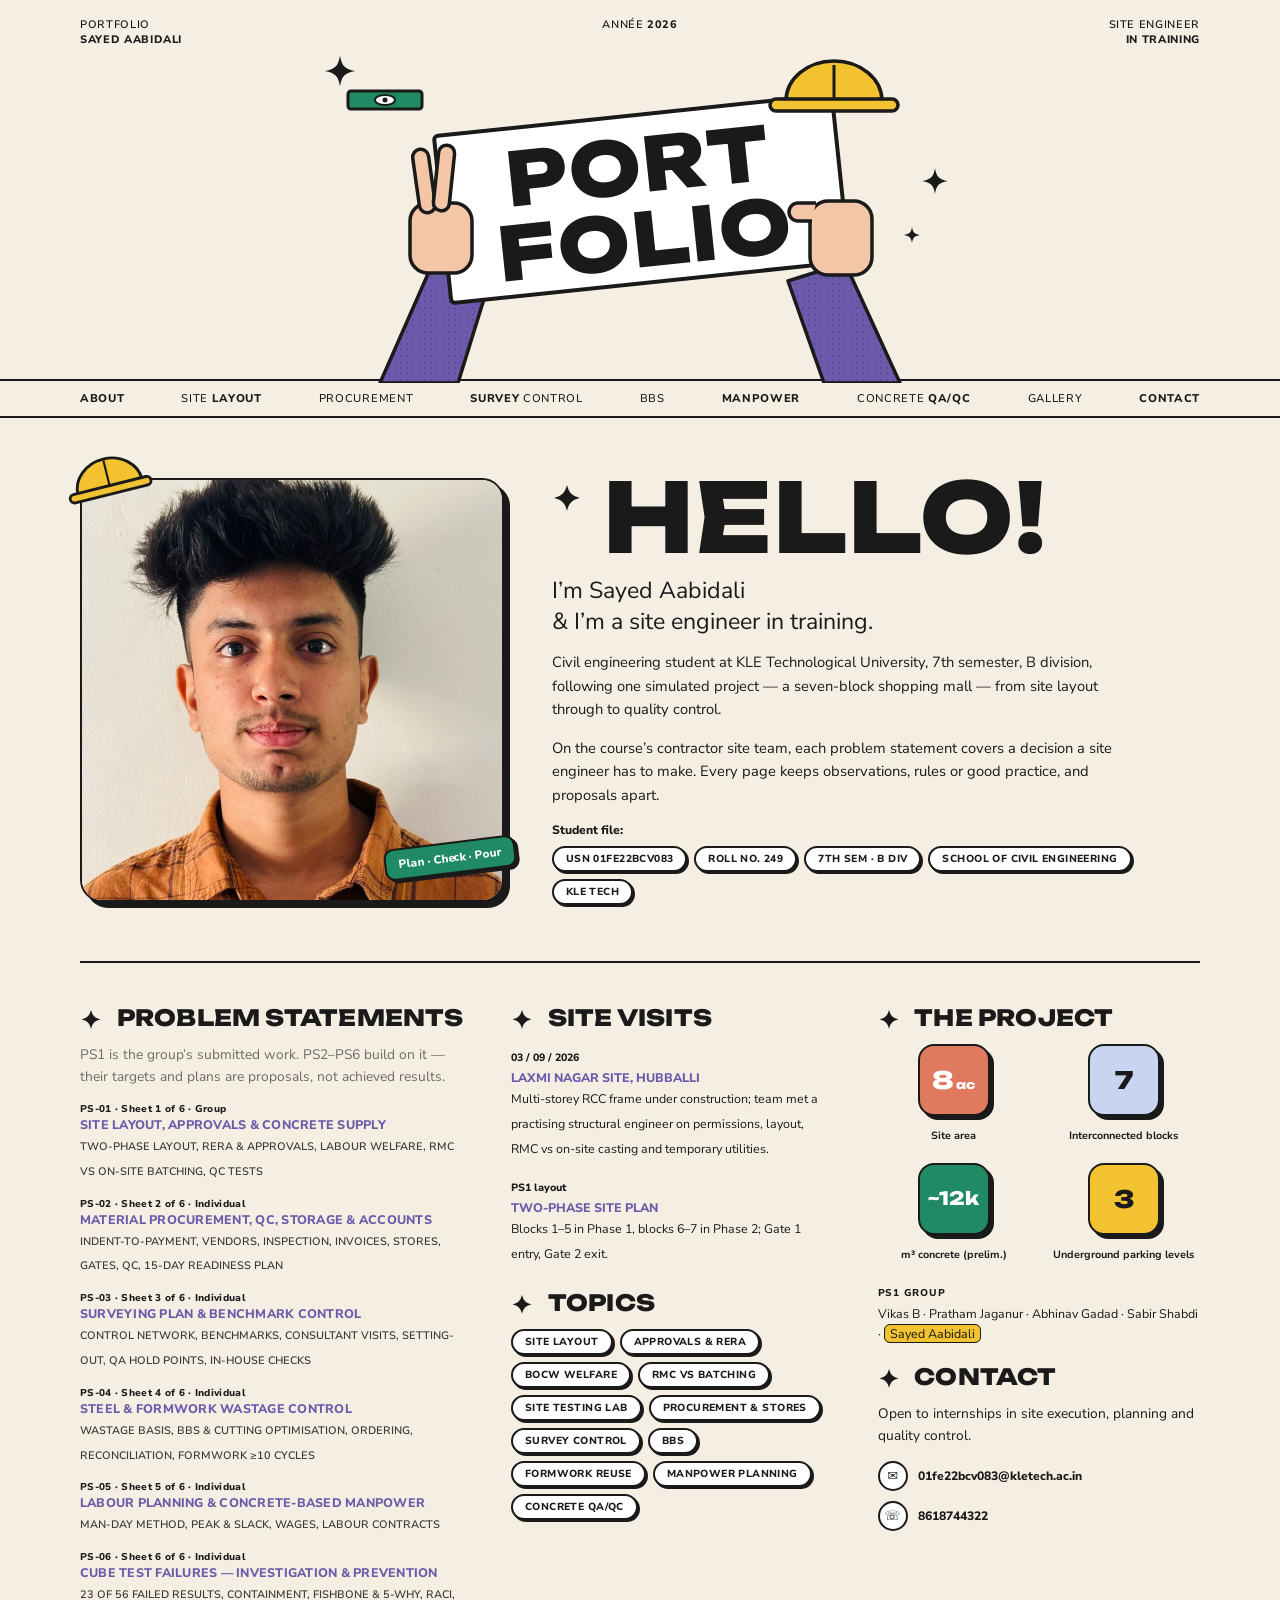
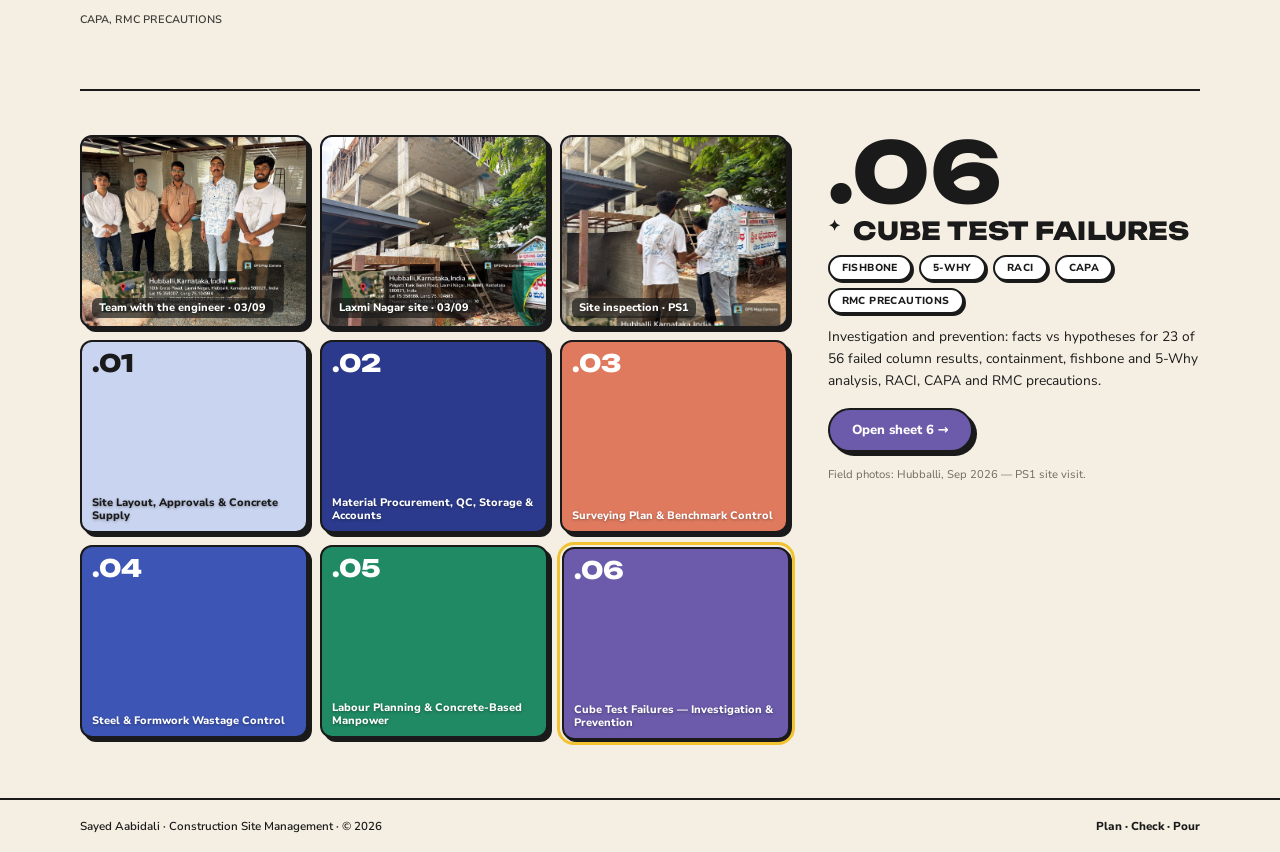
<file: index.html>
<!DOCTYPE html>
<html lang="en">
<head>
<meta charset="utf-8">
<meta name="viewport" content="width=device-width, initial-scale=1">
<title>Sayed Aabidali — Construction Site Management Portfolio</title>
<meta name="description" content="Portfolio of Sayed Aabidali (USN 01FE22BCV083, Roll No. 249, 7th semester B division): Construction Site Management problem statements 1–6.">
<link rel="icon" href="data:image/svg+xml,%3Csvg xmlns='http://www.w3.org/2000/svg' viewBox='0 0 32 32'%3E%3Crect x='2' y='2' width='28' height='28' rx='8' fill='%236B5BAA' stroke='%231A1A1A' stroke-width='3'/%3E%3Cpath d='M16 7l2.4 6.6L25 16l-6.6 2.4L16 25l-2.4-6.6L7 16l6.6-2.4z' fill='%23F2C230'/%3E%3C/svg%3E">
<link rel="preconnect" href="https://fonts.googleapis.com"><link rel="preconnect" href="https://fonts.gstatic.com" crossorigin>
<link rel="stylesheet" href="https://fonts.googleapis.com/css2?family=Unbounded:wght@700;800&family=Nunito+Sans:wght@400;600;700;800&display=swap">
<link rel="stylesheet" href="assets/css/style.css">
</head>
<body>
<main>
<div class="wrap meta" id="top"><div>Portfolio<br><b data-fill="fullName">Sayed Aabidali</b></div><div>Année <b>2026</b></div><div>Site engineer<br><b>In training</b></div></div>

<div class="wrap">
<svg class="doodle" viewBox="0 0 820 330" role="img" aria-label="Two hands holding up a board that reads PORTFOLIO, with a hard hat and spirit level">
  <defs>
    <pattern id="dots" width="6" height="6" patternUnits="userSpaceOnUse"><rect width="6" height="6" fill="#6B5BAA"/><circle cx="3" cy="3" r="1.1" fill="#5A4B98"/></pattern>
    <g id="star"><path d="M0-16C2-5 5-2 16 0 5 2 2 5 0 16-2 5-5 2-16 0-5-2-2-5 0-16z" fill="#1A1A1A"/></g>
  </defs>
  <!-- arms -->
  <path d="M150 330 L205 205 L262 220 L228 330 Z" fill="url(#dots)" stroke="#1A1A1A" stroke-width="3.5" stroke-linejoin="round"/>
  <path d="M670 330 L615 210 L558 228 L594 330 Z" fill="url(#dots)" stroke="#1A1A1A" stroke-width="3.5" stroke-linejoin="round"/>
  <!-- board -->
  <g transform="rotate(-6 410 150)">
    <rect x="212" y="62" width="400" height="168" rx="4" fill="#fff" stroke="#1A1A1A" stroke-width="4"/>
    <text x="412" y="140" text-anchor="middle" font-family="Unbounded, Arial Black, sans-serif" font-weight="800" font-size="74" fill="#1A1A1A" letter-spacing="2">PORT</text>
    <text x="412" y="214" text-anchor="middle" font-family="Unbounded, Arial Black, sans-serif" font-weight="800" font-size="74" fill="#1A1A1A" letter-spacing="2">FOLIO</text>
  </g>
  <!-- hands -->
  <g stroke="#1A1A1A" stroke-width="3.5" stroke-linejoin="round" fill="#F2C6A6">
    <rect x="180" y="150" width="62" height="70" rx="18"/>
    <rect x="186" y="96" width="16" height="64" rx="8" transform="rotate(-8 194 128)"/>
    <rect x="206" y="92" width="16" height="66" rx="8" transform="rotate(6 214 125)"/>
    <rect x="580" y="148" width="62" height="74" rx="18"/>
    <path d="M582 168 h-14 a9 9 0 0 1 0-18 h18"/>
  </g>
  <!-- hard hat -->
  <g class="float">
    <path d="M556 48 a48 40 0 0 1 96 0 Z" fill="#F2C230" stroke="#1A1A1A" stroke-width="3.5" stroke-linejoin="round"/>
    <rect x="540" y="46" width="128" height="12" rx="6" fill="#F2C230" stroke="#1A1A1A" stroke-width="3.5"/>
    <path d="M604 12 v34" stroke="#1A1A1A" stroke-width="3"/>
  </g>
  <!-- spirit level -->
  <g class="float" style="animation-delay:-2s">
    <rect x="118" y="38" width="74" height="18" rx="3" fill="#1F8A64" stroke="#1A1A1A" stroke-width="3"/>
    <ellipse cx="155" cy="47" rx="10" ry="5" fill="#fff" stroke="#1A1A1A" stroke-width="2"/>
    <circle cx="155" cy="47" r="2.5" fill="#1A1A1A"/>
  </g>
  <use href="#star" transform="translate(110 18) scale(.95)"/>
  <use href="#star" transform="translate(705 128) scale(.8)"/>
  <use href="#star" transform="translate(682 182) scale(.5)"/>
</svg>
</div>

<nav class="rulenav" aria-label="Sections"><div class="wrap"><a href="#about"><b>About</b></a><a href="work/ps1.html#layout">Site <b>layout</b></a><a href="work/ps2.html">Procurement</a><a href="work/ps3.html"><b>Survey</b> control</a><a href="work/ps4.html">BBS</a><a href="work/ps5.html"><b>Manpower</b></a><a href="work/ps6.html">Concrete <b>QA/QC</b></a><a href="#gallery">Gallery</a><a href="#contact"><b>Contact</b></a></div></nav>

<section class="wrap hello" id="about">
  <div class="pframe rv">
    <img src="images/profile.jpg" alt="Portrait of Sayed Aabidali">
    <svg class="hat" viewBox="0 0 120 70" aria-hidden="true"><path d="M14 52 a46 40 0 0 1 92 0 Z" fill="#F2C230" stroke="#1A1A1A" stroke-width="4" stroke-linejoin="round"/><rect x="2" y="50" width="116" height="12" rx="6" fill="#F2C230" stroke="#1A1A1A" stroke-width="4"/><path d="M60 14v38" stroke="#1A1A1A" stroke-width="3"/></svg>
    <span class="sticker">Plan · Check · Pour</span>
  </div>
  <div class="rv">
    <h2><span class="spark" style="font-size:.35em;margin-top:.3em">✦</span>Hello!</h2>
    <div class="who">I’m <span data-fill="fullName">Sayed Aabidali</span><br>&amp; I’m a site engineer in training.</div>
    <p>Civil engineering student at <span data-fill="college">KLE Technological University</span>, 7th semester, B division, following one simulated project — a seven-block shopping mall — from site layout through to quality control.</p>
    <p>On the course’s contractor site team, each problem statement covers a decision a site engineer has to make. Every page keeps observations, rules or good practice, and proposals apart.</p>
    <div class="sfile">Student file: <span class="chips"><span>USN <span data-fill="usn">01FE22BCV083</span></span><span>Roll no. <span data-fill="rollNo">249</span></span><span>7th sem · B div</span><span>School of Civil Engineering</span><span>KLE Tech</span></span></div>
  </div>
</section>

<div class="wrap"><hr class="hr"></div>

<section class="wrap cols" id="workshop">
  <div class="rv">
    <h2 class="ch"><span class="spark">✦</span>Problem statements</h2>
    <p class="small muted">PS1 is the group’s submitted work. PS2–PS6 build on it — their targets and plans are proposals, not achieved results.</p>
    <div class="pslist">
      <a href="work/ps1.html"><small>PS-01 · Sheet 1 of 6 · Group</small><b>Site layout, approvals &amp; concrete supply</b><span>Two-phase layout, RERA &amp; approvals, labour welfare, RMC vs on-site batching, QC tests</span></a>
      <a href="work/ps2.html"><small>PS-02 · Sheet 2 of 6 · Individual</small><b>Material procurement, QC, storage &amp; accounts</b><span>Indent-to-payment, vendors, inspection, invoices, stores, gates, QC, 15-day readiness plan</span></a>
      <a href="work/ps3.html"><small>PS-03 · Sheet 3 of 6 · Individual</small><b>Surveying plan &amp; benchmark control</b><span>Control network, benchmarks, consultant visits, setting-out, QA hold points, in-house checks</span></a>
      <a href="work/ps4.html"><small>PS-04 · Sheet 4 of 6 · Individual</small><b>Steel &amp; formwork wastage control</b><span>Wastage basis, BBS &amp; cutting optimisation, ordering, reconciliation, formwork ≥10 cycles</span></a>
      <a href="work/ps5.html"><small>PS-05 · Sheet 5 of 6 · Individual</small><b>Labour planning &amp; concrete-based manpower</b><span>Man-day method, peak &amp; slack, wages, labour contracts</span></a>
      <a href="work/ps6.html"><small>PS-06 · Sheet 6 of 6 · Individual</small><b>Cube test failures — investigation &amp; prevention</b><span>23 of 56 failed results, containment, fishbone &amp; 5-Why, RACI, CAPA, RMC precautions</span></a>
    </div>
  </div>
  <div class="rv">
    <h2 class="ch"><span class="spark">✦</span>Site visits</h2>
    <div class="vis"><small>03 / 09 / 2026</small><b>Laxmi Nagar site, Hubballi</b><span>Multi-storey RCC frame under construction; team met a practising structural engineer on permissions, layout, RMC vs on-site casting and temporary utilities.</span></div>
    <div class="vis"><small>PS1 layout</small><b>Two-phase site plan</b><span>Blocks 1–5 in Phase 1, blocks 6–7 in Phase 2; Gate 1 entry, Gate 2 exit.</span></div>
    <h2 class="ch" style="margin-top:26px"><span class="spark">✦</span>Topics</h2>
    <div class="chips"><span>Site layout</span><span>Approvals &amp; RERA</span><span>BOCW welfare</span><span>RMC vs batching</span><span>Site testing lab</span><span>Procurement &amp; stores</span><span>Survey control</span><span>BBS</span><span>Formwork reuse</span><span>Manpower planning</span><span>Concrete QA/QC</span></div>
  </div>
  <div class="rv">
    <h2 class="ch"><span class="spark">✦</span>The project</h2>
    <div class="tiles">
      <div class="tile"><div style="background:var(--coral)"><span>8<small>ac</small></span></div><span>Site area</span></div>
      <div class="tile"><div style="background:var(--peri);color:var(--ink)">7</div><span>Interconnected blocks</span></div>
      <div class="tile"><div style="background:var(--green);font-size:1.15rem">~12k</div><span>m³ concrete (prelim.)</span></div>
      <div class="tile"><div style="background:var(--sun);color:var(--ink)">3</div><span>Underground parking levels</span></div>
    </div>
    <div class="team"><b>PS1 group</b>Vikas B · Pratham Jaganur · Abhinav Gadad · Sabir Shabdi · <em>Sayed Aabidali</em></div>
    <h2 class="ch" id="contact"><span class="spark">✦</span>Contact</h2>
    <p class="small">Open to internships in site execution, planning and quality control.</p>
    <a class="crow" data-link="email"><i>✉</i><span data-fill="email">01fe22bcv083@kletech.ac.in</span></a>
    <a class="crow" data-link="phone"><i>☏</i><span data-fill="phone">8618744322</span></a>
  </div>
</section>

<div class="wrap"><hr class="hr"></div>

<section class="wrap gallery" id="gallery">
  <div class="tgrid rv">
    <button class="gt photo" data-i="p0"><img src="images/field-team.jpg" alt=""><span class="l">Team with the engineer · 03/09</span></button>
    <button class="gt photo" data-i="p1"><img src="images/field-site.jpg" alt=""><span class="l">Laxmi Nagar site · 03/09</span></button>
    <button class="gt photo" data-i="p2"><img src="images/field-inspection.jpg" alt=""><span class="l">Site inspection · PS1</span></button>
    <button class="gt c1" data-i="0"><span class="n">.01</span><span class="l">Site Layout, Approvals &amp; Concrete Supply</span></button>
    <button class="gt c2" data-i="1"><span class="n">.02</span><span class="l">Material Procurement, QC, Storage &amp; Accounts</span></button>
    <button class="gt c3" data-i="2"><span class="n">.03</span><span class="l">Surveying Plan &amp; Benchmark Control</span></button>
    <button class="gt c4" data-i="3"><span class="n">.04</span><span class="l">Steel &amp; Formwork Wastage Control</span></button>
    <button class="gt c5" data-i="4"><span class="n">.05</span><span class="l">Labour Planning &amp; Concrete-Based Manpower</span></button>
    <button class="gt c6 on" data-i="5"><span class="n">.06</span><span class="l">Cube Test Failures — Investigation &amp; Prevention</span></button>
  </div>
  <div class="panel rv" aria-live="polite">
    <div class="big" id="pn">.06</div>
    <h3><span class="spark" style="font-size:.6em">✦</span><span id="pt">Cube test failures</span></h3>
    <div class="chips" id="pc"></div>
    <p id="pd"></p>
    <a class="btn" id="pl" href="work/ps6.html">Open sheet 6 →</a>
    <p class="fine">Field photos: Hubballi, Sep 2026 — PS1 site visit.</p>
  </div>
</section>
</main>
<footer><div class="wrap"><span><span data-fill="fullName">Sayed Aabidali</span> · Construction Site Management · © <span data-year></span></span><span class="y">Plan · Check · Pour</span></div></footer>
<script src="assets/js/config.js"></script>
<script src="assets/js/site.js"></script>
<script>
{
const D=[
 ['.01','Site layout & approvals',['Two-phase layout','RERA','Welfare','RMC vs batching','QC tests'],'Group PS1: a two-phase site layout with one-way entry and exit, RERA and HDMC approvals, labour welfare, and on-site batching about ₹1.06 crore cheaper than RMC.','work/ps1.html',1],
 ['.02','Procurement & stores',['Indent-to-payment','Vendors','Inspection','Invoices','Gates'],'A material system from indent to payment, with joint QA/QC inspection before any GRN, three-copy invoice control and a 15-day readiness plan.','work/ps2.html',2],
 ['.03','Survey control',['Control network','Benchmarks','Consultant visits','Hold points'],'One consolidated consultant visit sets the control network and benchmarks; in-house engineers carry routine setting-out with a hold point before excavation.','work/ps3.html',3],
 ['.04','Steel & formwork',['Wastage basis','BBS','Cutting','Reconciliation','≥10 cycles'],'Bringing steel wastage from 12% to 5% with approved BBS, nested cutting and weekly reconciliation, and reusing formwork sets ten or more times.','work/ps4.html',4],
 ['.05','Labour planning',['Man-day method','Peak & slack','Wages','Contracts'],'Labour numbers from quantities and productivity, smoothing peak and slack across the two phases, with wages tied to the notified minimum.','work/ps5.html',5],
 ['.06','Cube test failures',['Fishbone','5-Why','RACI','CAPA','RMC precautions'],'Investigation and prevention: facts vs hypotheses for 23 of 56 failed column results, containment, fishbone and 5-Why analysis, RACI, CAPA and RMC precautions.','work/ps6.html',6]];
const P={p0:0,p1:0,p2:0};
const set=i=>{const d=D[i];document.getElementById('pn').textContent=d[0];document.getElementById('pt').textContent=d[1];
 const c=document.getElementById('pc');c.innerHTML='';d[2].forEach(t=>{const s=document.createElement('span');s.textContent=t;c.appendChild(s)});
 document.getElementById('pd').textContent=d[3];const l=document.getElementById('pl');l.href=d[4];l.textContent='Open sheet '+d[5]+' →';};
document.querySelectorAll('.gt').forEach(b=>b.addEventListener('click',()=>{
 document.querySelectorAll('.gt').forEach(x=>x.classList.remove('on'));b.classList.add('on');
 const k=b.dataset.i;set(k in P?P[k]:+k);}));
set(5);
}
</script>
</body>
</html>
</file>
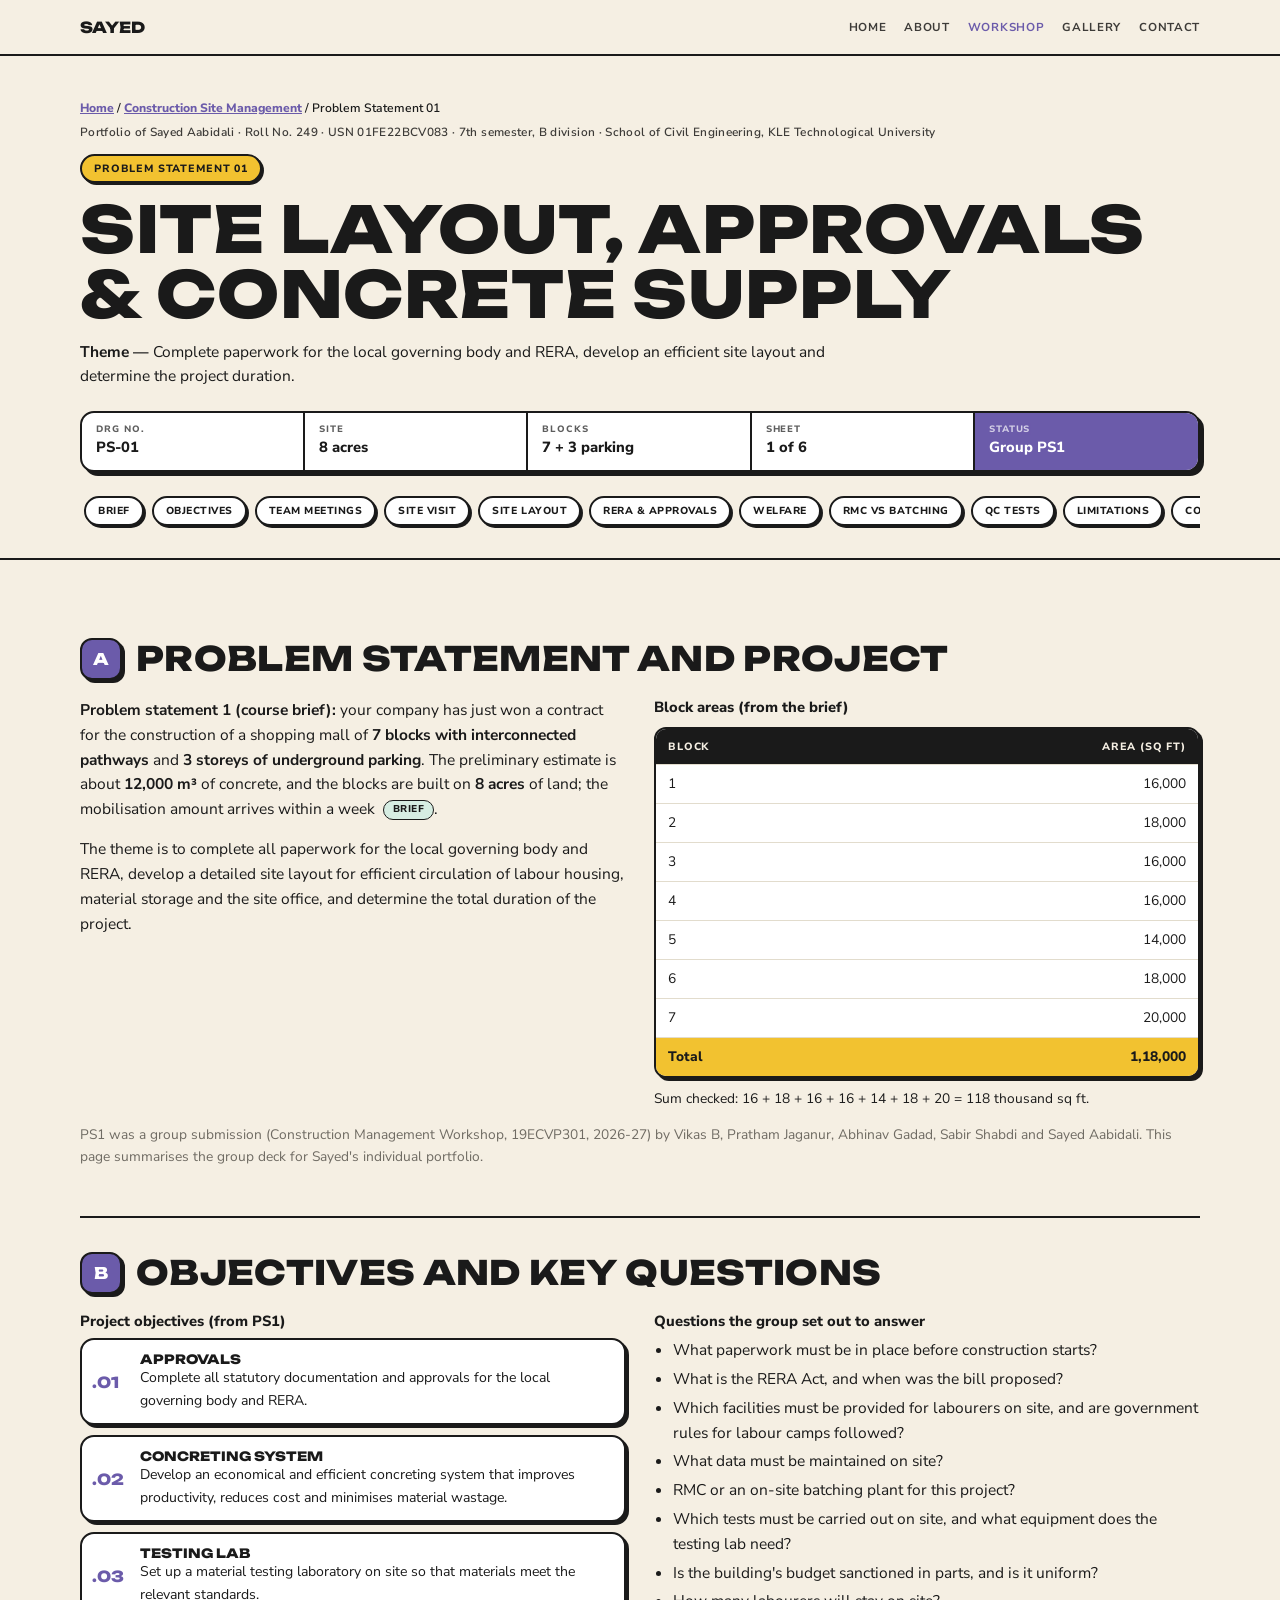
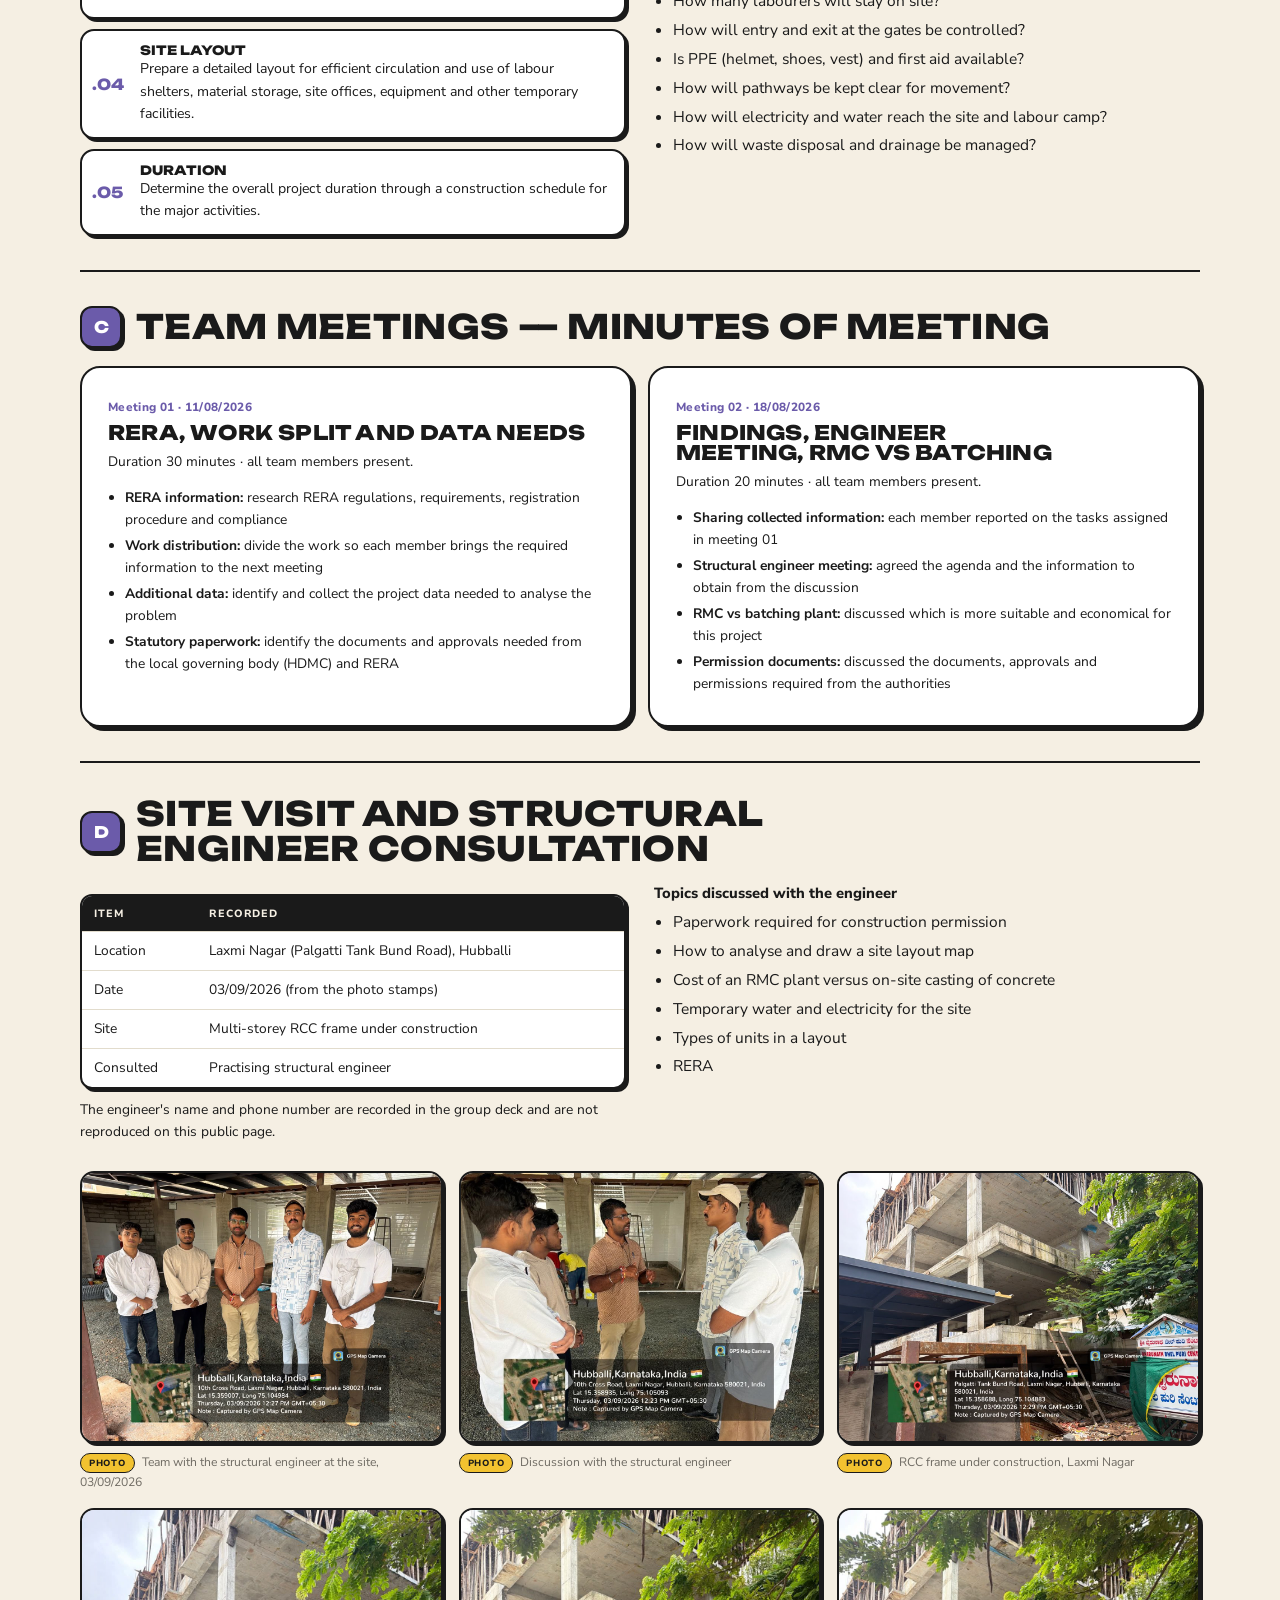
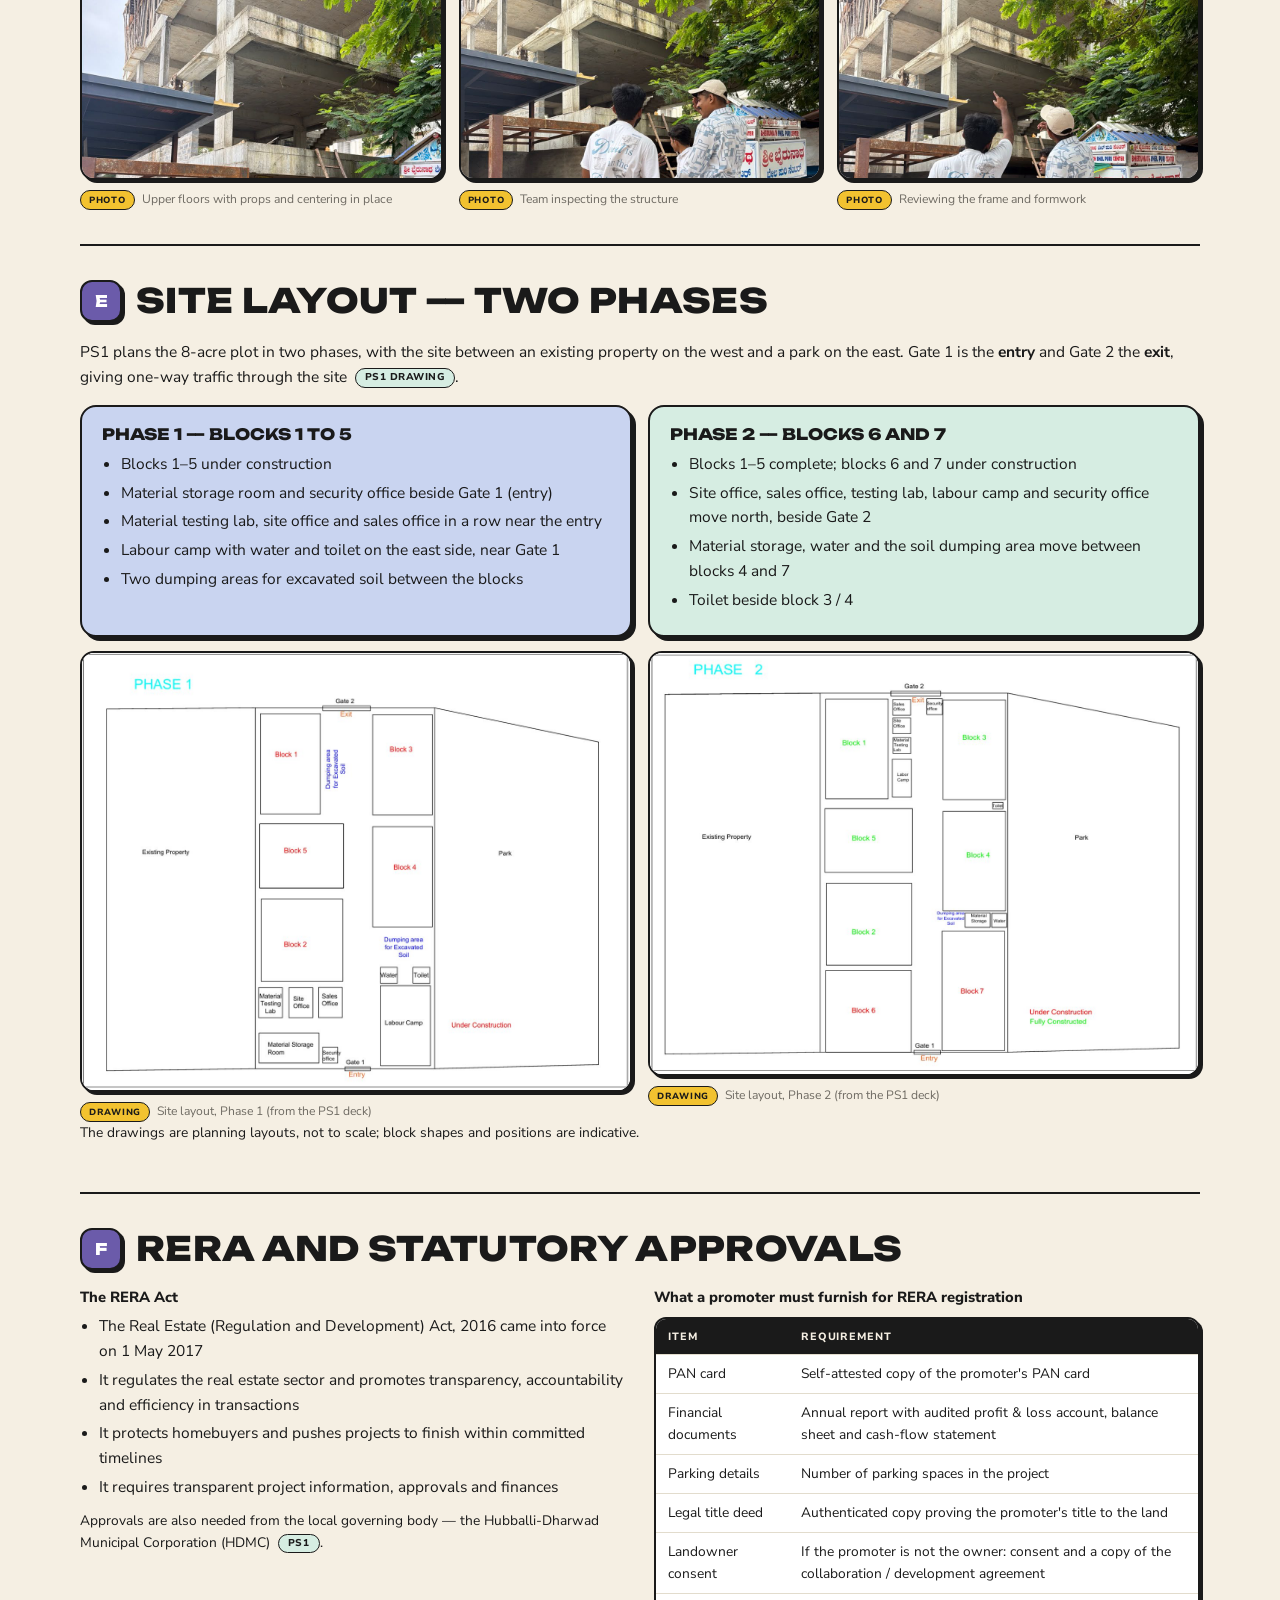
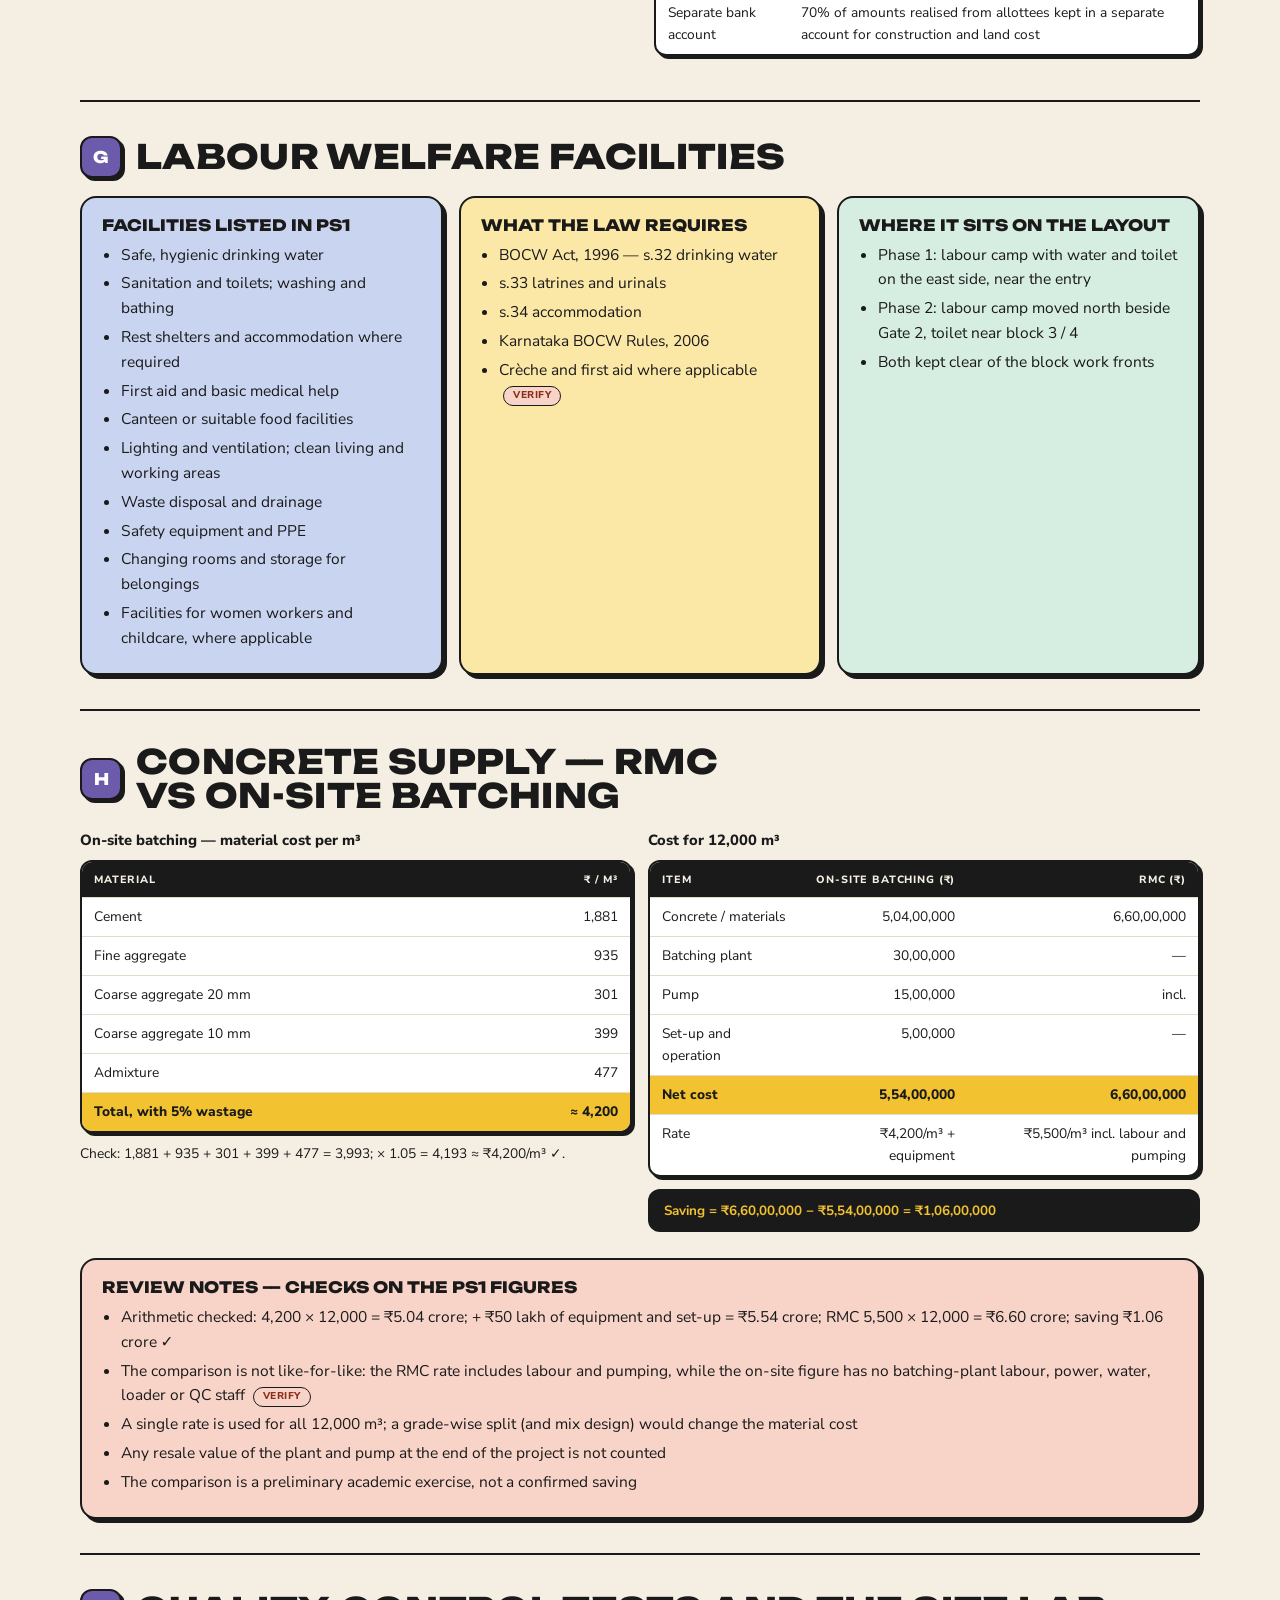
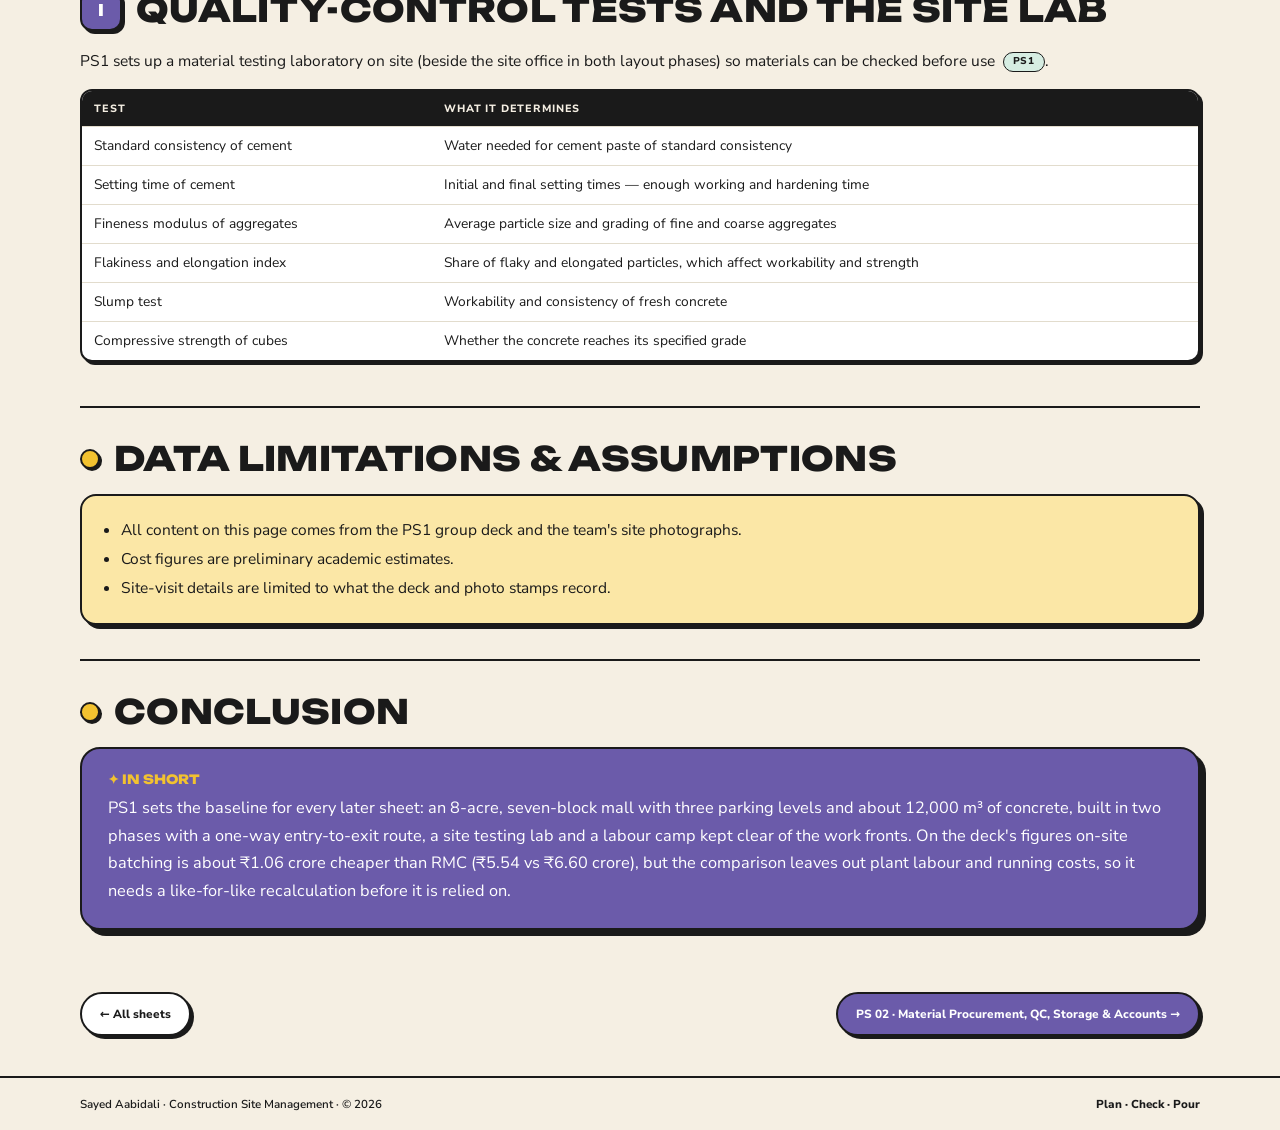
<file: work/ps1.html>
<!DOCTYPE html>
<html lang="en">
<head>
<meta charset="utf-8">
<meta name="viewport" content="width=device-width, initial-scale=1">
<title>PS 01 · Site Layout, Approvals &amp; Concrete Supply — Sayed Aabidali</title>
<meta name="description" content="Complete paperwork for the local governing body and RERA, develop an efficient site layout and determine the project duration.">
<link rel="icon" href="data:image/svg+xml,%3Csvg xmlns='http://www.w3.org/2000/svg' viewBox='0 0 32 32'%3E%3Crect x='2' y='2' width='28' height='28' rx='8' fill='%236B5BAA' stroke='%231A1A1A' stroke-width='3'/%3E%3Cpath d='M16 7l2.4 6.6L25 16l-6.6 2.4L16 25l-2.4-6.6L7 16l6.6-2.4z' fill='%23F2C230'/%3E%3C/svg%3E">
<link rel="preconnect" href="https://fonts.googleapis.com"><link rel="preconnect" href="https://fonts.gstatic.com" crossorigin>
<link rel="stylesheet" href="https://fonts.googleapis.com/css2?family=Unbounded:wght@700;800&family=Nunito+Sans:wght@400;600;700;800&display=swap">
<link rel="stylesheet" href="../assets/css/style.css">
</head>
<body>
<header class="topbar"><div class="wrap"><a class="brand" href="../index.html"><span class="mark"></span><span data-fill="firstName">Sayed</span></a><button class="menu-btn" aria-label="Menu" aria-expanded="false">Menu</button><nav class="nav"><a href="../index.html">Home</a><a href="../index.html#about">About</a><a href="../index.html#workshop" class="on">Workshop</a><a href="../index.html#gallery">Gallery</a><a href="../index.html#contact">Contact</a></nav></div></header>
<main>
<div class="ps-band">
<div class="wrap ps-head">
<div class="crumbs"><a href="../index.html">Home</a> / <a href="../index.html#workshop">Construction Site Management</a> / Problem Statement 01</div>
<div class="mono" style="margin-top:8px;color:var(--ink-2)">Portfolio of Sayed Aabidali · Roll No. 249 · USN 01FE22BCV083 · 7th semester, B division · School of Civil Engineering, KLE Technological University</div>
<h1><small>Problem Statement 01</small>Site Layout, Approvals &amp; Concrete Supply</h1>
<p class="theme"><b>Theme —</b> Complete paperwork for the local governing body and RERA, develop an efficient site layout and determine the project duration.</p>
<div class="titleblock"><div><label>Drg no.</label><span>PS-01</span></div><div><label>Site</label><span>8 acres</span></div><div><label>Blocks</label><span>7 + 3 parking</span></div><div><label>Sheet</label><span>1 of 6</span></div><div><label>Status</label><span>Group PS1</span></div></div>
<div class="toc"><a href="#brief">Brief</a><a href="#objectives">Objectives</a><a href="#meetings">Team meetings</a><a href="#visit">Site visit</a><a href="#layout">Site layout</a><a href="#approvals">RERA &amp; approvals</a><a href="#welfare">Welfare</a><a href="#concrete">RMC vs batching</a><a href="#tests">QC tests</a><a href="#limits">Limitations</a><a href="#conclusion">Conclusion</a></div>
</div>
</div>
<div class="wrap ps-body">
<section class="rv" id="brief"><div class="sec-head"><span class="no">A</span><h2>Problem statement and project</h2></div>
<div class="split"><div>
<p><b>Problem statement 1 (course brief):</b> your company has just won a contract for the construction of a shopping mall of <b>7 blocks with interconnected pathways</b> and <b>3 storeys of underground parking</b>. The preliminary estimate is about <b>12,000 m³</b> of concrete, and the blocks are built on <b>8 acres</b> of land; the mobilisation amount arrives within a week <span class="pill g">brief</span>.</p>
<p>The theme is to complete all paperwork for the local governing body and RERA, develop a detailed site layout for efficient circulation of labour housing, material storage and the site office, and determine the total duration of the project.</p>
</div><div>
<h4>Block areas (from the brief)</h4>
<div class="tbl-wrap"><table><thead><tr><th class="">Block</th><th class="num">Area (sq ft)</th></tr></thead><tbody><tr><td class="">1</td><td class="num">16,000</td></tr><tr><td class="">2</td><td class="num">18,000</td></tr><tr><td class="">3</td><td class="num">16,000</td></tr><tr><td class="">4</td><td class="num">16,000</td></tr><tr><td class="">5</td><td class="num">14,000</td></tr><tr><td class="">6</td><td class="num">18,000</td></tr><tr><td class="">7</td><td class="num">20,000</td></tr><tr class="total"><td class="">Total</td><td class="num">1,18,000</td></tr></tbody></table></div>
<p class="small">Sum checked: 16 + 18 + 16 + 16 + 14 + 18 + 20 = 118 thousand sq ft.</p>
</div></div>
<p class="small muted">PS1 was a group submission (Construction Management Workshop, 19ECVP301, 2026-27) by Vikas B, Pratham Jaganur, Abhinav Gadad, Sabir Shabdi and Sayed Aabidali. This page summarises the group deck for Sayed's individual portfolio.</p></section><section class="rv" id="objectives"><div class="sec-head"><span class="no">B</span><h2>Objectives and key questions</h2></div>
<div class="split"><div>
<h4>Project objectives (from PS1)</h4>
<ol class="steps"><li><b>Approvals</b>Complete all statutory documentation and approvals for the local governing body and RERA.</li><li><b>Concreting system</b>Develop an economical and efficient concreting system that improves productivity, reduces cost and minimises material wastage.</li><li><b>Testing lab</b>Set up a material testing laboratory on site so that materials meet the relevant standards.</li><li><b>Site layout</b>Prepare a detailed layout for efficient circulation and use of labour shelters, material storage, site offices, equipment and other temporary facilities.</li><li><b>Duration</b>Determine the overall project duration through a construction schedule for the major activities.</li></ol>
</div><div>
<h4>Questions the group set out to answer</h4>
<ul class="tight"><li>What paperwork must be in place before construction starts?</li><li>What is the RERA Act, and when was the bill proposed?</li><li>Which facilities must be provided for labourers on site, and are government rules for labour camps followed?</li><li>What data must be maintained on site?</li><li>RMC or an on-site batching plant for this project?</li><li>Which tests must be carried out on site, and what equipment does the testing lab need?</li><li>Is the building's budget sanctioned in parts, and is it uniform?</li><li>How many labourers will stay on site?</li><li>How will entry and exit at the gates be controlled?</li><li>Is PPE (helmet, shoes, vest) and first aid available?</li><li>How will pathways be kept clear for movement?</li><li>How will electricity and water reach the site and labour camp?</li><li>How will waste disposal and drainage be managed?</li></ul>
</div></div></section><section class="rv" id="meetings"><div class="sec-head"><span class="no">C</span><h2>Team meetings — minutes of meeting</h2></div>
<div class="grid g2">
<div class="mom">
<div class="mom-head"><div><span class="mono" style="color:var(--orange)">Meeting 01 · 11/08/2026</span>
<h3 style="margin:4px 0 6px">RERA, work split and data needs</h3></div></div>
<p class="small" style="margin-top:8px">Duration 30 minutes · all team members present.</p>
<ul class="tight small"><li><b>RERA information:</b> research RERA regulations, requirements, registration procedure and compliance</li><li><b>Work distribution:</b> divide the work so each member brings the required information to the next meeting</li><li><b>Additional data:</b> identify and collect the project data needed to analyse the problem</li><li><b>Statutory paperwork:</b> identify the documents and approvals needed from the local governing body (HDMC) and RERA</li></ul>
</div>
<div class="mom">
<div class="mom-head"><div><span class="mono" style="color:var(--orange)">Meeting 02 · 18/08/2026</span>
<h3 style="margin:4px 0 6px">Findings, engineer meeting, RMC vs batching</h3></div></div>
<p class="small" style="margin-top:8px">Duration 20 minutes · all team members present.</p>
<ul class="tight small"><li><b>Sharing collected information:</b> each member reported on the tasks assigned in meeting 01</li><li><b>Structural engineer meeting:</b> agreed the agenda and the information to obtain from the discussion</li><li><b>RMC vs batching plant:</b> discussed which is more suitable and economical for this project</li><li><b>Permission documents:</b> discussed the documents, approvals and permissions required from the authorities</li></ul>
</div>
</div></section><section class="rv" id="visit"><div class="sec-head"><span class="no">D</span><h2>Site visit and structural engineer consultation</h2></div>
<div class="split"><div>
<div class="tbl-wrap"><table><thead><tr><th class="">Item</th><th class="">Recorded</th></tr></thead><tbody><tr><td class="">Location</td><td class="">Laxmi Nagar (Palgatti Tank Bund Road), Hubballi</td></tr><tr><td class="">Date</td><td class="">03/09/2026 (from the photo stamps)</td></tr><tr><td class="">Site</td><td class="">Multi-storey RCC frame under construction</td></tr><tr><td class="">Consulted</td><td class="">Practising structural engineer</td></tr></tbody></table></div>
<p class="small">The engineer's name and phone number are recorded in the group deck and are not reproduced on this public page.</p>
</div><div>
<h4>Topics discussed with the engineer</h4>
<ul class="tight"><li>Paperwork required for construction permission</li><li>How to analyse and draw a site layout map</li><li>Cost of an RMC plant versus on-site casting of concrete</li><li>Temporary water and electricity for the site</li><li>Types of units in a layout</li><li>RERA</li></ul>
</div></div>
<div class="grid g3" style="margin-top:14px">
<div class="slot"><figure class="ph r43 cam" data-label="Team at the site" data-src="../images/ps1/team-at-site.jpg"></figure><div class="cap"><span class="tag ok">PHOTO</span> Team with the structural engineer at the site, 03/09/2026</div></div>
<div class="slot"><figure class="ph r43 cam" data-label="Discussion with the structural engineer" data-src="../images/ps1/engineer-meeting.jpg"></figure><div class="cap"><span class="tag ok">PHOTO</span> Discussion with the structural engineer</div></div>
<div class="slot"><figure class="ph r43 cam" data-label="Building under construction" data-src="../images/ps1/site-building-2.jpg"></figure><div class="cap"><span class="tag ok">PHOTO</span> RCC frame under construction, Laxmi Nagar</div></div>
<div class="slot"><figure class="ph r43 cam" data-label="Building under construction" data-src="../images/ps1/site-building-1.jpg"></figure><div class="cap"><span class="tag ok">PHOTO</span> Upper floors with props and centering in place</div></div>
<div class="slot"><figure class="ph r43 cam" data-label="Team inspecting the structure" data-src="../images/ps1/site-inspection-1.jpg"></figure><div class="cap"><span class="tag ok">PHOTO</span> Team inspecting the structure</div></div>
<div class="slot"><figure class="ph r43 cam" data-label="Team inspecting the structure" data-src="../images/ps1/site-inspection-2.jpg"></figure><div class="cap"><span class="tag ok">PHOTO</span> Reviewing the frame and formwork</div></div>
</div></section><section class="rv" id="layout"><div class="sec-head"><span class="no">E</span><h2>Site layout — two phases</h2></div>
<p>PS1 plans the 8-acre plot in two phases, with the site between an existing property on the west and a park on the east. Gate 1 is the <b>entry</b> and Gate 2 the <b>exit</b>, giving one-way traffic through the site <span class="pill g">PS1 drawing</span>.</p>
<div class="grid g2">
<div class="card blue"><h4>Phase 1 — blocks 1 to 5</h4><ul class="tight"><li>Blocks 1–5 under construction</li><li>Material storage room and security office beside Gate 1 (entry)</li><li>Material testing lab, site office and sales office in a row near the entry</li><li>Labour camp with water and toilet on the east side, near Gate 1</li><li>Two dumping areas for excavated soil between the blocks</li></ul></div>
<div class="card green"><h4>Phase 2 — blocks 6 and 7</h4><ul class="tight"><li>Blocks 1–5 complete; blocks 6 and 7 under construction</li><li>Site office, sales office, testing lab, labour camp and security office move north, beside Gate 2</li><li>Material storage, water and the soil dumping area move between blocks 4 and 7</li><li>Toilet beside block 3 / 4</li></ul></div>
</div>
<div class="grid g2" style="margin-top:14px">
<div class="slot"><figure class="ph contain" data-label="Site layout — Phase 1" data-src="../images/ps1/layout-phase-1.jpg"></figure><div class="cap"><span class="tag ok">DRAWING</span> Site layout, Phase 1 (from the PS1 deck)</div></div>
<div class="slot"><figure class="ph contain" data-label="Site layout — Phase 2" data-src="../images/ps1/layout-phase-2.jpg"></figure><div class="cap"><span class="tag ok">DRAWING</span> Site layout, Phase 2 (from the PS1 deck)</div></div>
</div>
<p class="small">The drawings are planning layouts, not to scale; block shapes and positions are indicative.</p></section><section class="rv" id="approvals"><div class="sec-head"><span class="no">F</span><h2>RERA and statutory approvals</h2></div>
<div class="split"><div>
<h4>The RERA Act</h4>
<ul class="tight"><li>The Real Estate (Regulation and Development) Act, 2016 came into force on 1 May 2017</li><li>It regulates the real estate sector and promotes transparency, accountability and efficiency in transactions</li><li>It protects homebuyers and pushes projects to finish within committed timelines</li><li>It requires transparent project information, approvals and finances</li></ul>
<p class="small" style="margin-top:10px">Approvals are also needed from the local governing body — the Hubballi-Dharwad Municipal Corporation (HDMC) <span class="pill g">PS1</span>.</p>
</div><div>
<h4>What a promoter must furnish for RERA registration</h4>
<div class="tbl-wrap"><table><thead><tr><th class="">Item</th><th class="">Requirement</th></tr></thead><tbody><tr><td class="">PAN card</td><td class="">Self-attested copy of the promoter's PAN card</td></tr><tr><td class="">Financial documents</td><td class="">Annual report with audited profit &amp; loss account, balance sheet and cash-flow statement</td></tr><tr><td class="">Parking details</td><td class="">Number of parking spaces in the project</td></tr><tr><td class="">Legal title deed</td><td class="">Authenticated copy proving the promoter's title to the land</td></tr><tr><td class="">Landowner consent</td><td class="">If the promoter is not the owner: consent and a copy of the collaboration / development agreement</td></tr><tr><td class="">Separate bank account</td><td class="">70% of amounts realised from allottees kept in a separate account for construction and land cost</td></tr></tbody></table></div>
</div></div></section><section class="rv" id="welfare"><div class="sec-head"><span class="no">G</span><h2>Labour welfare facilities</h2></div>
<div class="grid g3">
<div class="card blue"><h4>Facilities listed in PS1</h4><ul class="tight"><li>Safe, hygienic drinking water</li><li>Sanitation and toilets; washing and bathing</li><li>Rest shelters and accommodation where required</li><li>First aid and basic medical help</li><li>Canteen or suitable food facilities</li><li>Lighting and ventilation; clean living and working areas</li><li>Waste disposal and drainage</li><li>Safety equipment and PPE</li><li>Changing rooms and storage for belongings</li><li>Facilities for women workers and childcare, where applicable</li></ul></div>
<div class="card orange"><h4>What the law requires</h4><ul class="tight"><li>BOCW Act, 1996 — s.32 drinking water</li><li>s.33 latrines and urinals</li><li>s.34 accommodation</li><li>Karnataka BOCW Rules, 2006</li><li>Crèche and first aid where applicable <span class="pill r">verify</span></li></ul></div>
<div class="card green"><h4>Where it sits on the layout</h4><ul class="tight"><li>Phase 1: labour camp with water and toilet on the east side, near the entry</li><li>Phase 2: labour camp moved north beside Gate 2, toilet near block 3 / 4</li><li>Both kept clear of the block work fronts</li></ul></div>
</div></section><section class="rv" id="concrete"><div class="sec-head"><span class="no">H</span><h2>Concrete supply — RMC vs on-site batching</h2></div>
<div class="grid g2">
<div>
<h4>On-site batching — material cost per m³</h4>
<div class="tbl-wrap"><table><thead><tr><th class="">Material</th><th class="num">₹ / m³</th></tr></thead><tbody><tr><td class="">Cement</td><td class="num">1,881</td></tr><tr><td class="">Fine aggregate</td><td class="num">935</td></tr><tr><td class="">Coarse aggregate 20 mm</td><td class="num">301</td></tr><tr><td class="">Coarse aggregate 10 mm</td><td class="num">399</td></tr><tr><td class="">Admixture</td><td class="num">477</td></tr><tr class="total"><td class="">Total, with 5% wastage</td><td class="num">≈ 4,200</td></tr></tbody></table></div>
<p class="small">Check: 1,881 + 935 + 301 + 399 + 477 = 3,993; × 1.05 = 4,193 ≈ ₹4,200/m³ ✓.</p>
</div>
<div>
<h4>Cost for 12,000 m³</h4>
<div class="tbl-wrap"><table><thead><tr><th class="">Item</th><th class="num">On-site batching (₹)</th><th class="num">RMC (₹)</th></tr></thead><tbody><tr><td class="">Concrete / materials</td><td class="num">5,04,00,000</td><td class="num">6,60,00,000</td></tr><tr><td class="">Batching plant</td><td class="num">30,00,000</td><td class="num">—</td></tr><tr><td class="">Pump</td><td class="num">15,00,000</td><td class="num">incl.</td></tr><tr><td class="">Set-up and operation</td><td class="num">5,00,000</td><td class="num">—</td></tr><tr class="total"><td class="">Net cost</td><td class="num">5,54,00,000</td><td class="num">6,60,00,000</td></tr><tr><td class="">Rate</td><td class="num">₹4,200/m³ + equipment</td><td class="num">₹5,500/m³ incl. labour and pumping</td></tr></tbody></table></div>
<div class="eq">Saving = ₹6,60,00,000 − ₹5,54,00,000 = ₹1,06,00,000</div>
</div>
</div>
<div class="card red" style="margin-top:14px"><h4>Review notes — checks on the PS1 figures</h4>
<ul class="tight"><li>Arithmetic checked: 4,200 × 12,000 = ₹5.04 crore; + ₹50 lakh of equipment and set-up = ₹5.54 crore; RMC 5,500 × 12,000 = ₹6.60 crore; saving ₹1.06 crore ✓</li><li>The comparison is not like-for-like: the RMC rate includes labour and pumping, while the on-site figure has no batching-plant labour, power, water, loader or QC staff <span class="pill r">verify</span></li><li>A single rate is used for all 12,000 m³; a grade-wise split (and mix design) would change the material cost</li><li>Any resale value of the plant and pump at the end of the project is not counted</li><li>The comparison is a preliminary academic exercise, not a confirmed saving</li></ul>
</div></section><section class="rv" id="tests"><div class="sec-head"><span class="no">I</span><h2>Quality-control tests and the site lab</h2></div>
<p>PS1 sets up a material testing laboratory on site (beside the site office in both layout phases) so materials can be checked before use <span class="pill g">PS1</span>.</p>
<div class="tbl-wrap"><table><thead><tr><th class="">Test</th><th class="">What it determines</th></tr></thead><tbody><tr><td class="">Standard consistency of cement</td><td class="">Water needed for cement paste of standard consistency</td></tr><tr><td class="">Setting time of cement</td><td class="">Initial and final setting times — enough working and hardening time</td></tr><tr><td class="">Fineness modulus of aggregates</td><td class="">Average particle size and grading of fine and coarse aggregates</td></tr><tr><td class="">Flakiness and elongation index</td><td class="">Share of flaky and elongated particles, which affect workability and strength</td></tr><tr><td class="">Slump test</td><td class="">Workability and consistency of fresh concrete</td></tr><tr><td class="">Compressive strength of cubes</td><td class="">Whether the concrete reaches its specified grade</td></tr></tbody></table></div></section><section class="rv" id="limits"><div class="sec-head"><span class="no"></span><h2>Data limitations &amp; assumptions</h2></div><div class="card orange"><ul class="tight"><li>All content on this page comes from the PS1 group deck and the team's site photographs.</li><li>Cost figures are preliminary academic estimates.</li><li>Site-visit details are limited to what the deck and photo stamps record.</li></ul></div></section><section class="rv" id="conclusion"><div class="sec-head"><span class="no"></span><h2>Conclusion</h2></div><div class="callout">PS1 sets the baseline for every later sheet: an 8-acre, seven-block mall with three parking levels and about 12,000 m³ of concrete, built in two phases with a one-way entry-to-exit route, a site testing lab and a labour camp kept clear of the work fronts.
On the deck's figures on-site batching is about ₹1.06 crore cheaper than RMC (₹5.54 vs ₹6.60 crore), but the comparison leaves out plant labour and running costs, so it needs a like-for-like recalculation before it is relied on.</div></section>
<div class="pager"><a href="../index.html#workshop">← All sheets</a><a href="ps2.html">PS 02 · Material Procurement, QC, Storage &amp; Accounts →</a></div>
</div>

</main>
<footer><div class="wrap"><span><span data-fill="fullName">Sayed Aabidali</span> · Construction Site Management · © <span data-year></span></span><span class="y">Plan · Check · Pour</span></div></footer>
<script src="../assets/js/config.js"></script>
<script src="../assets/js/site.js"></script>
</body>
</html>
</file>
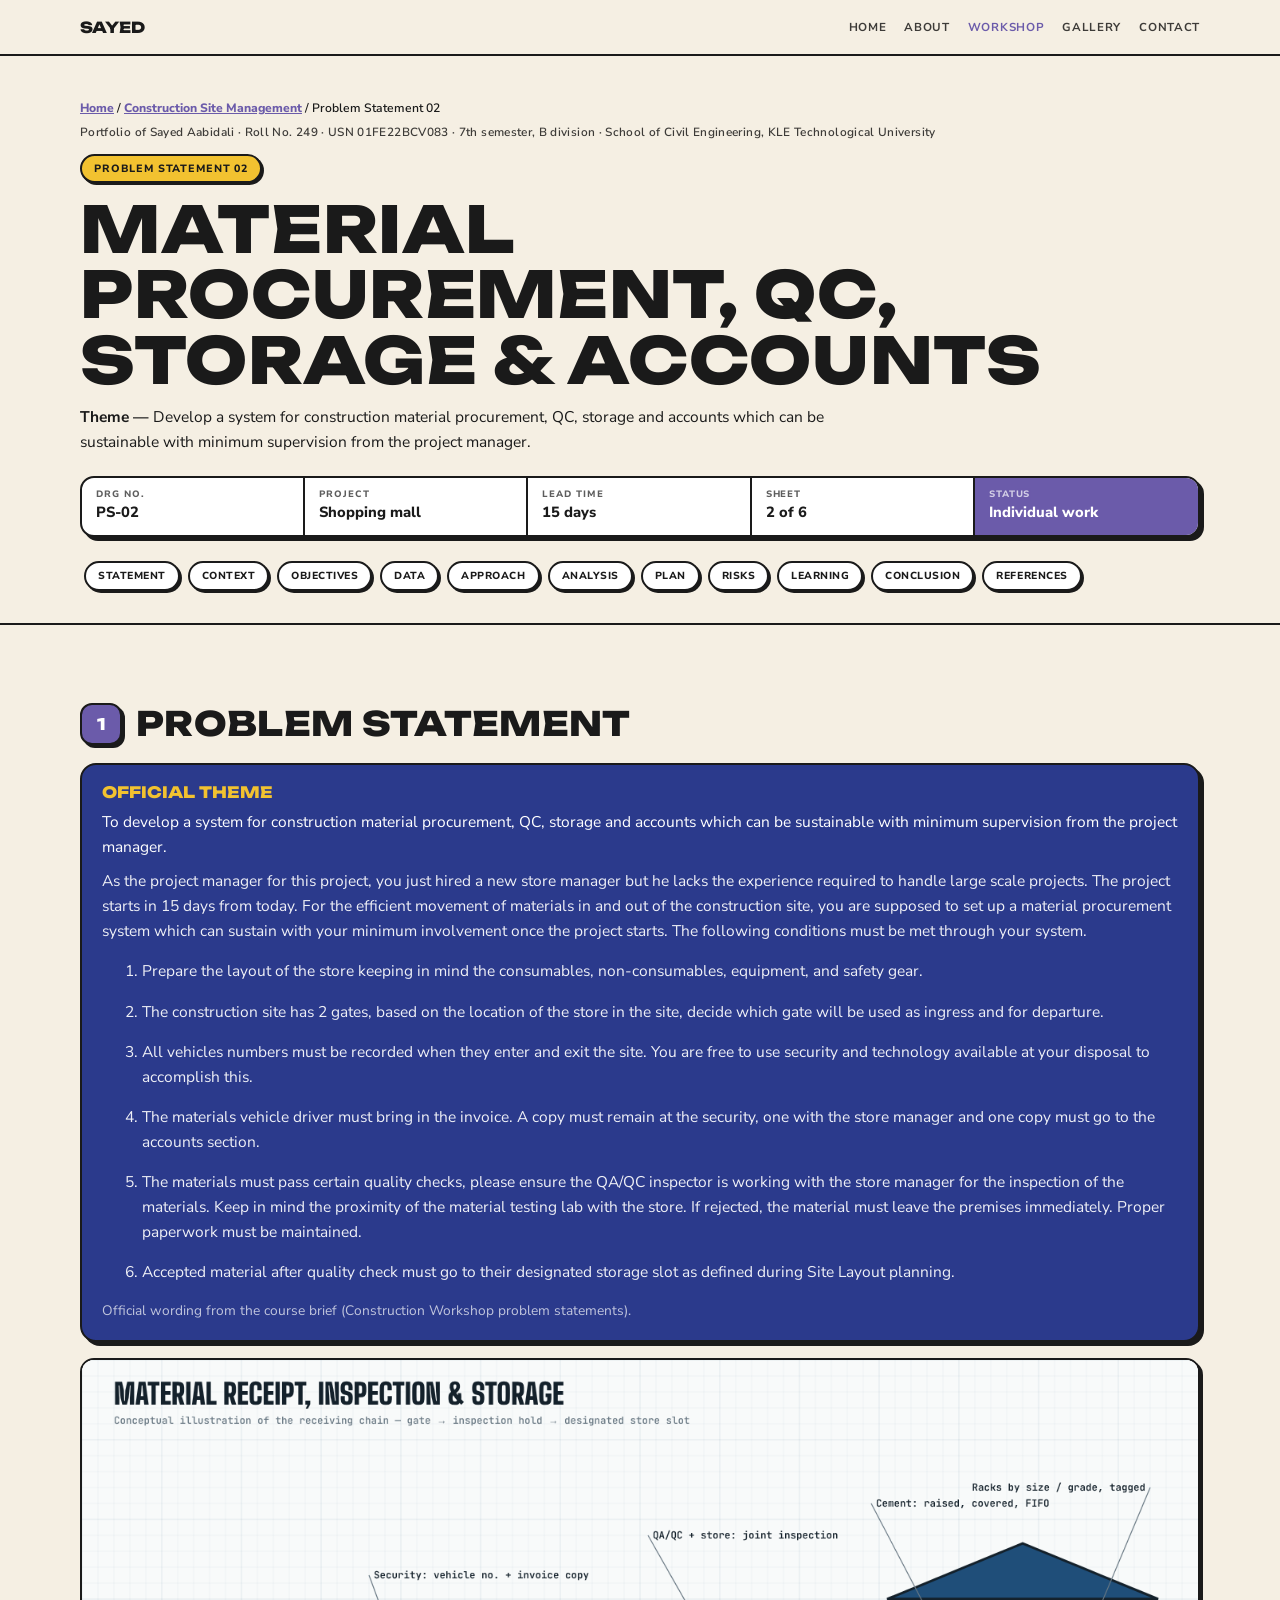
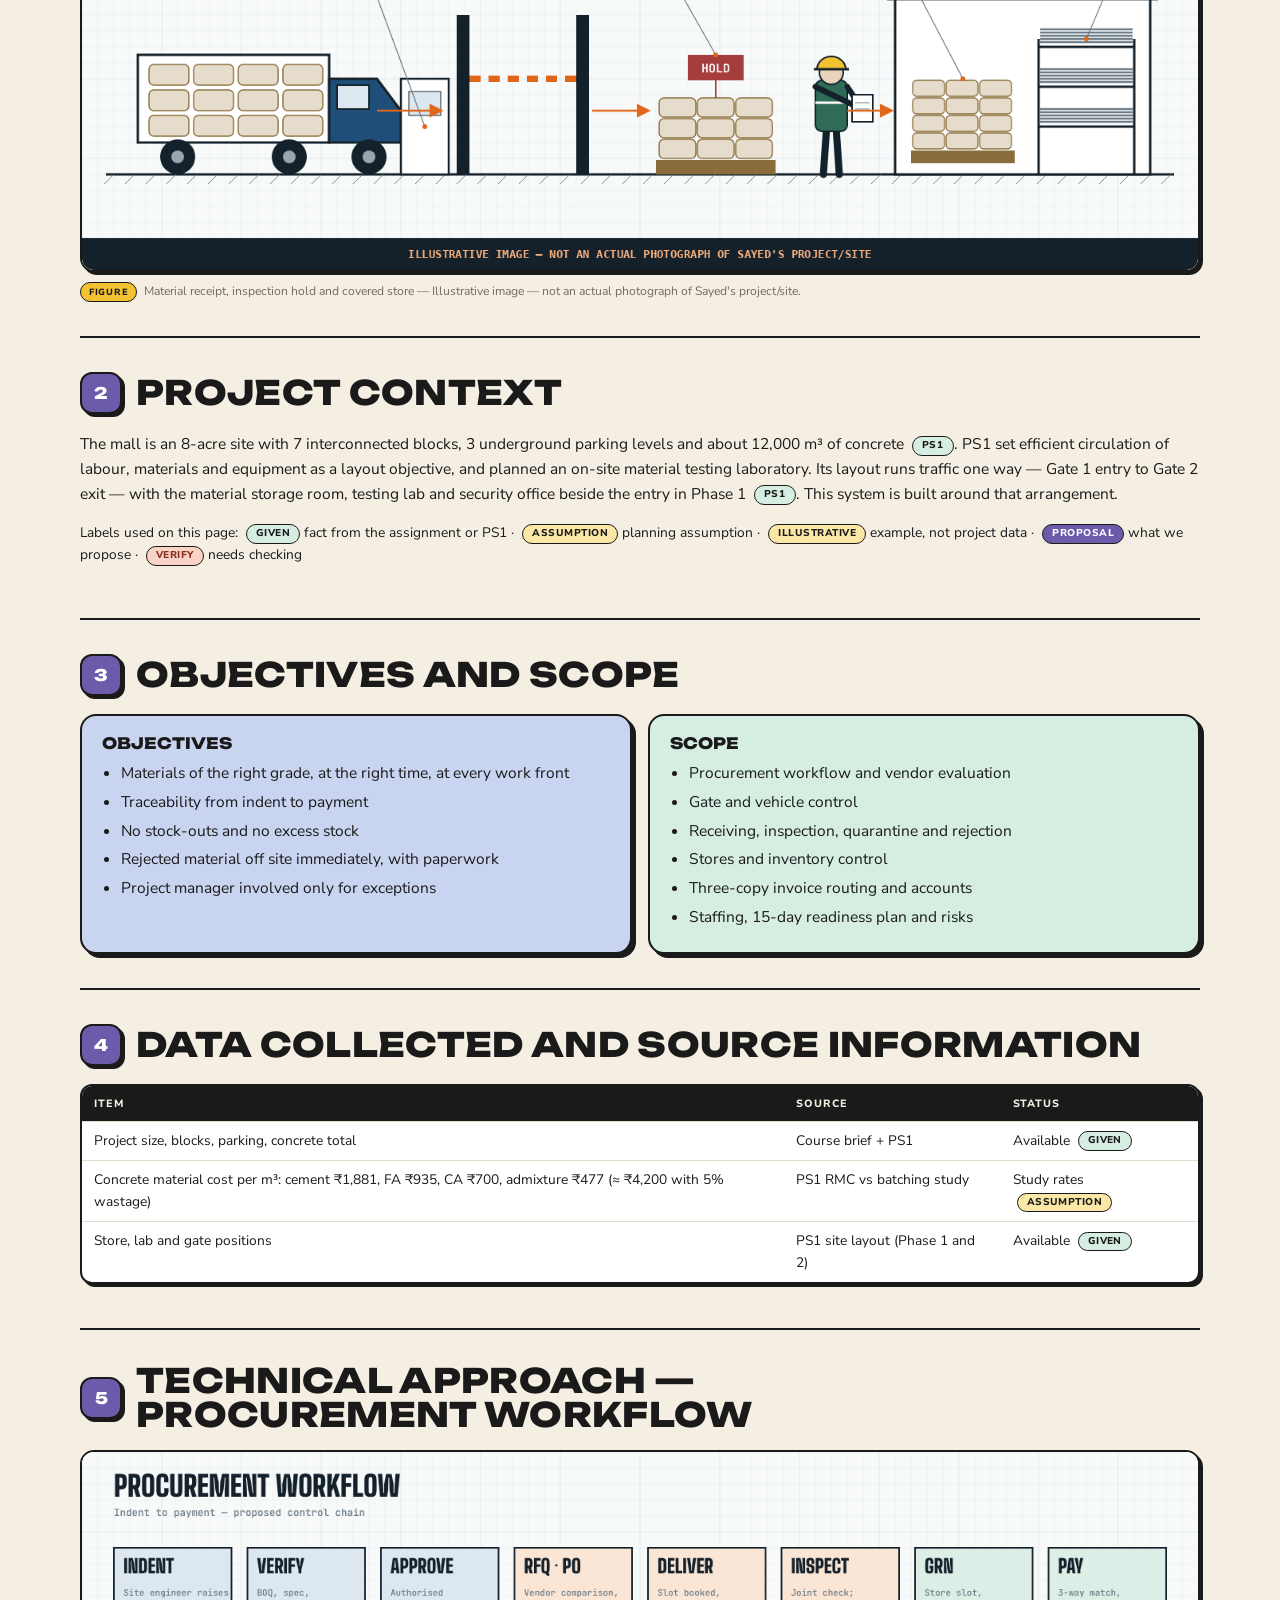
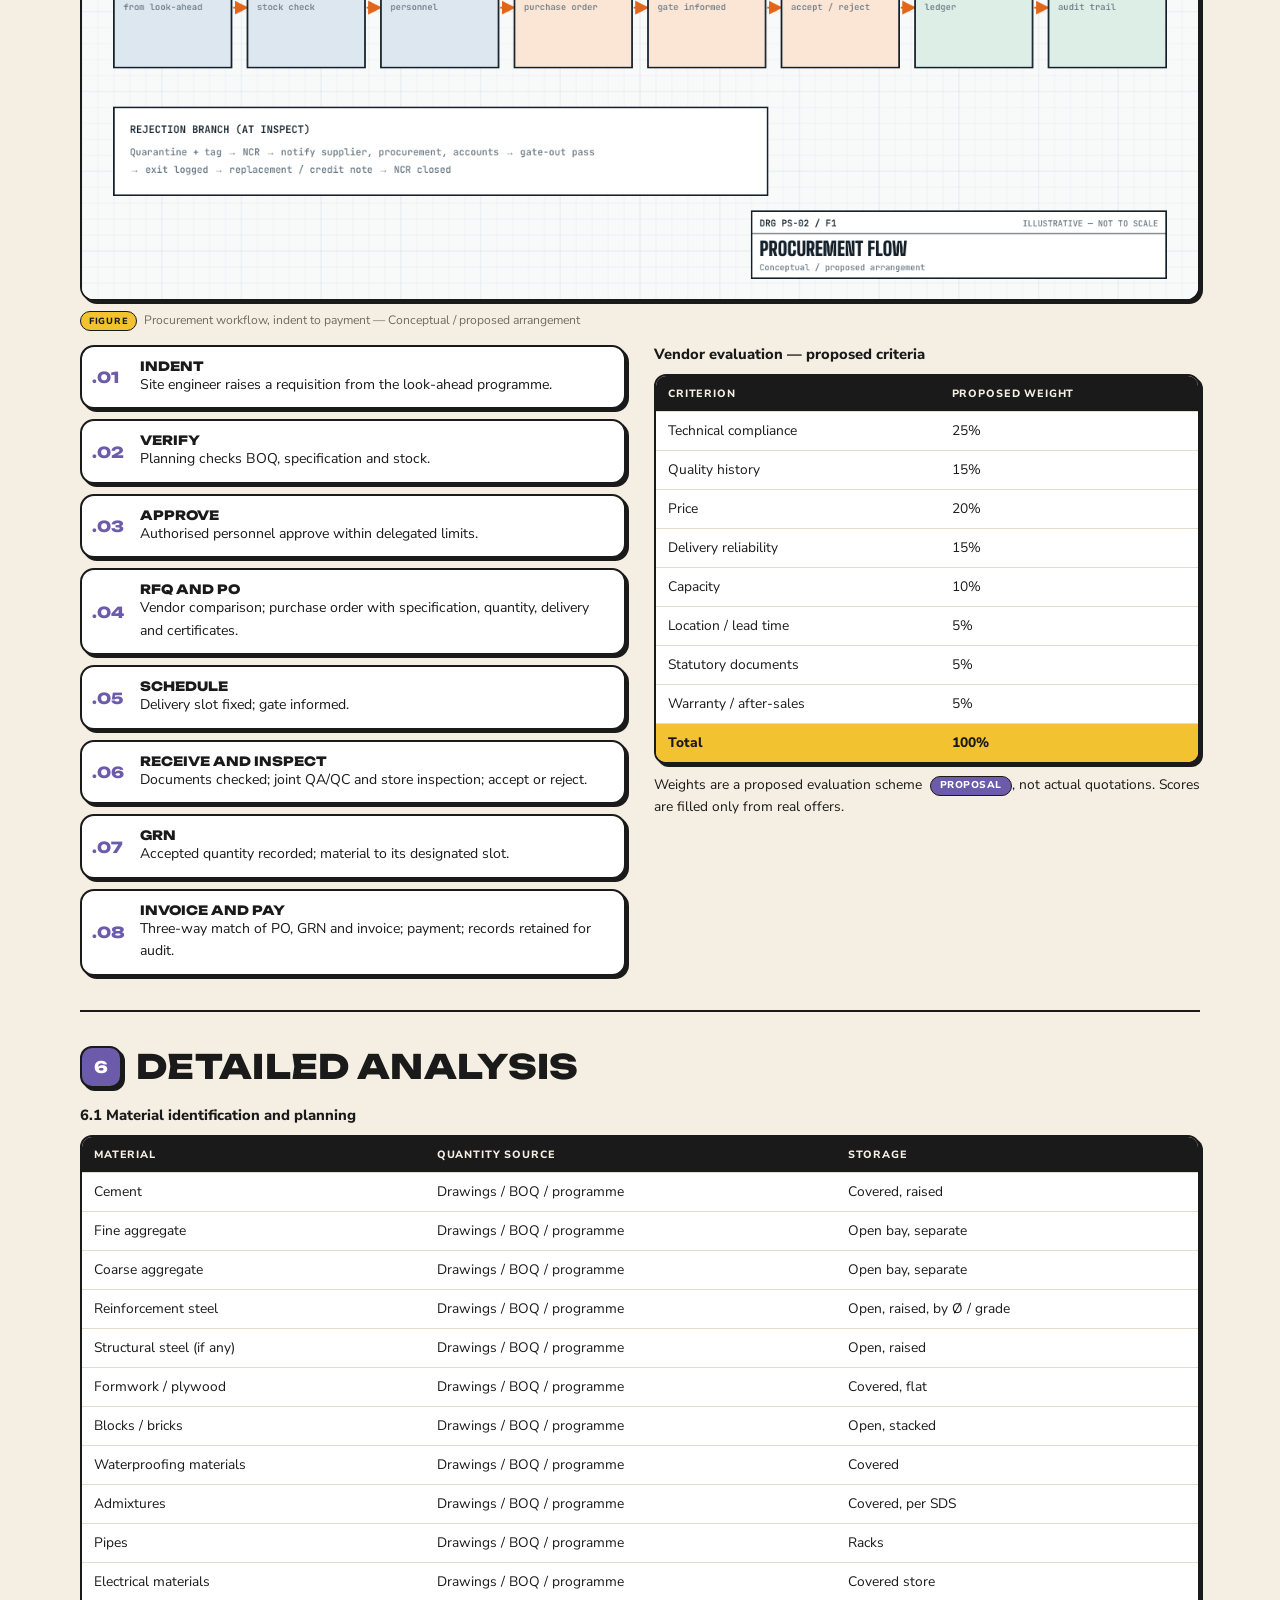
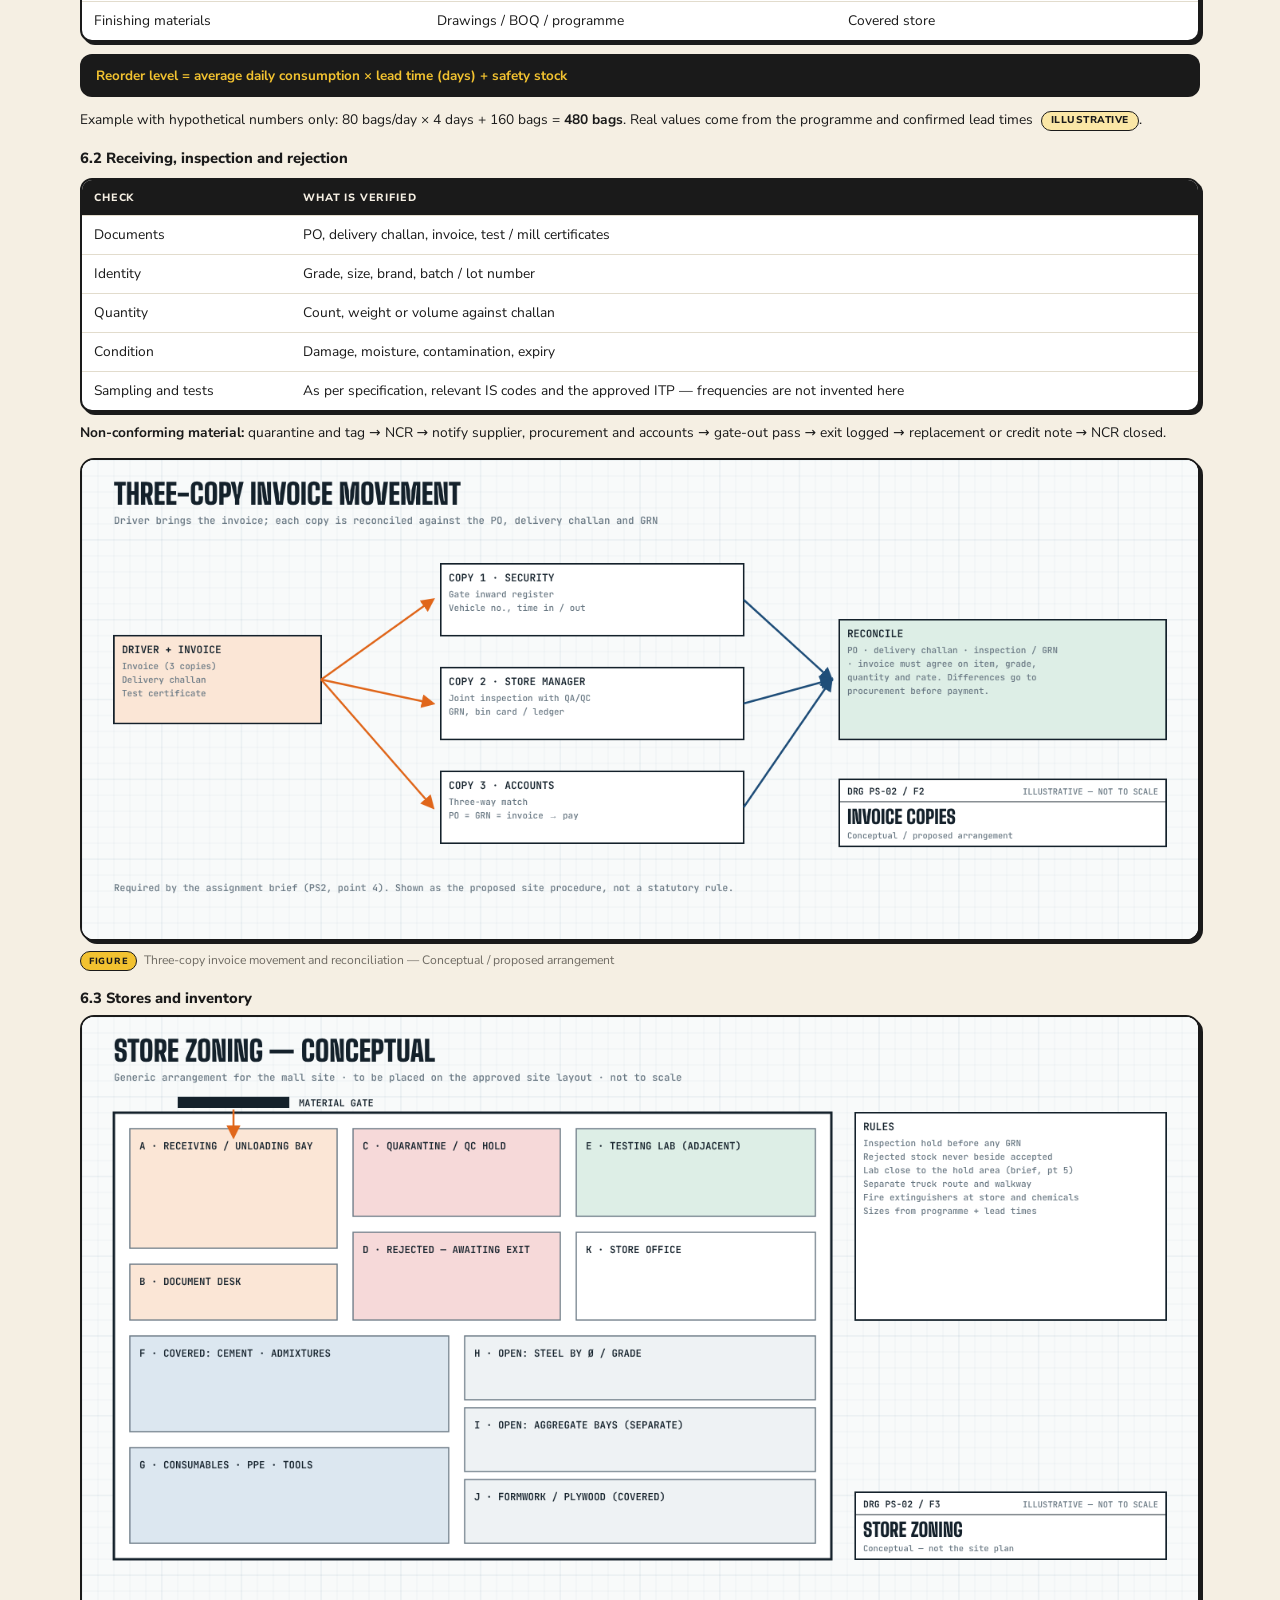
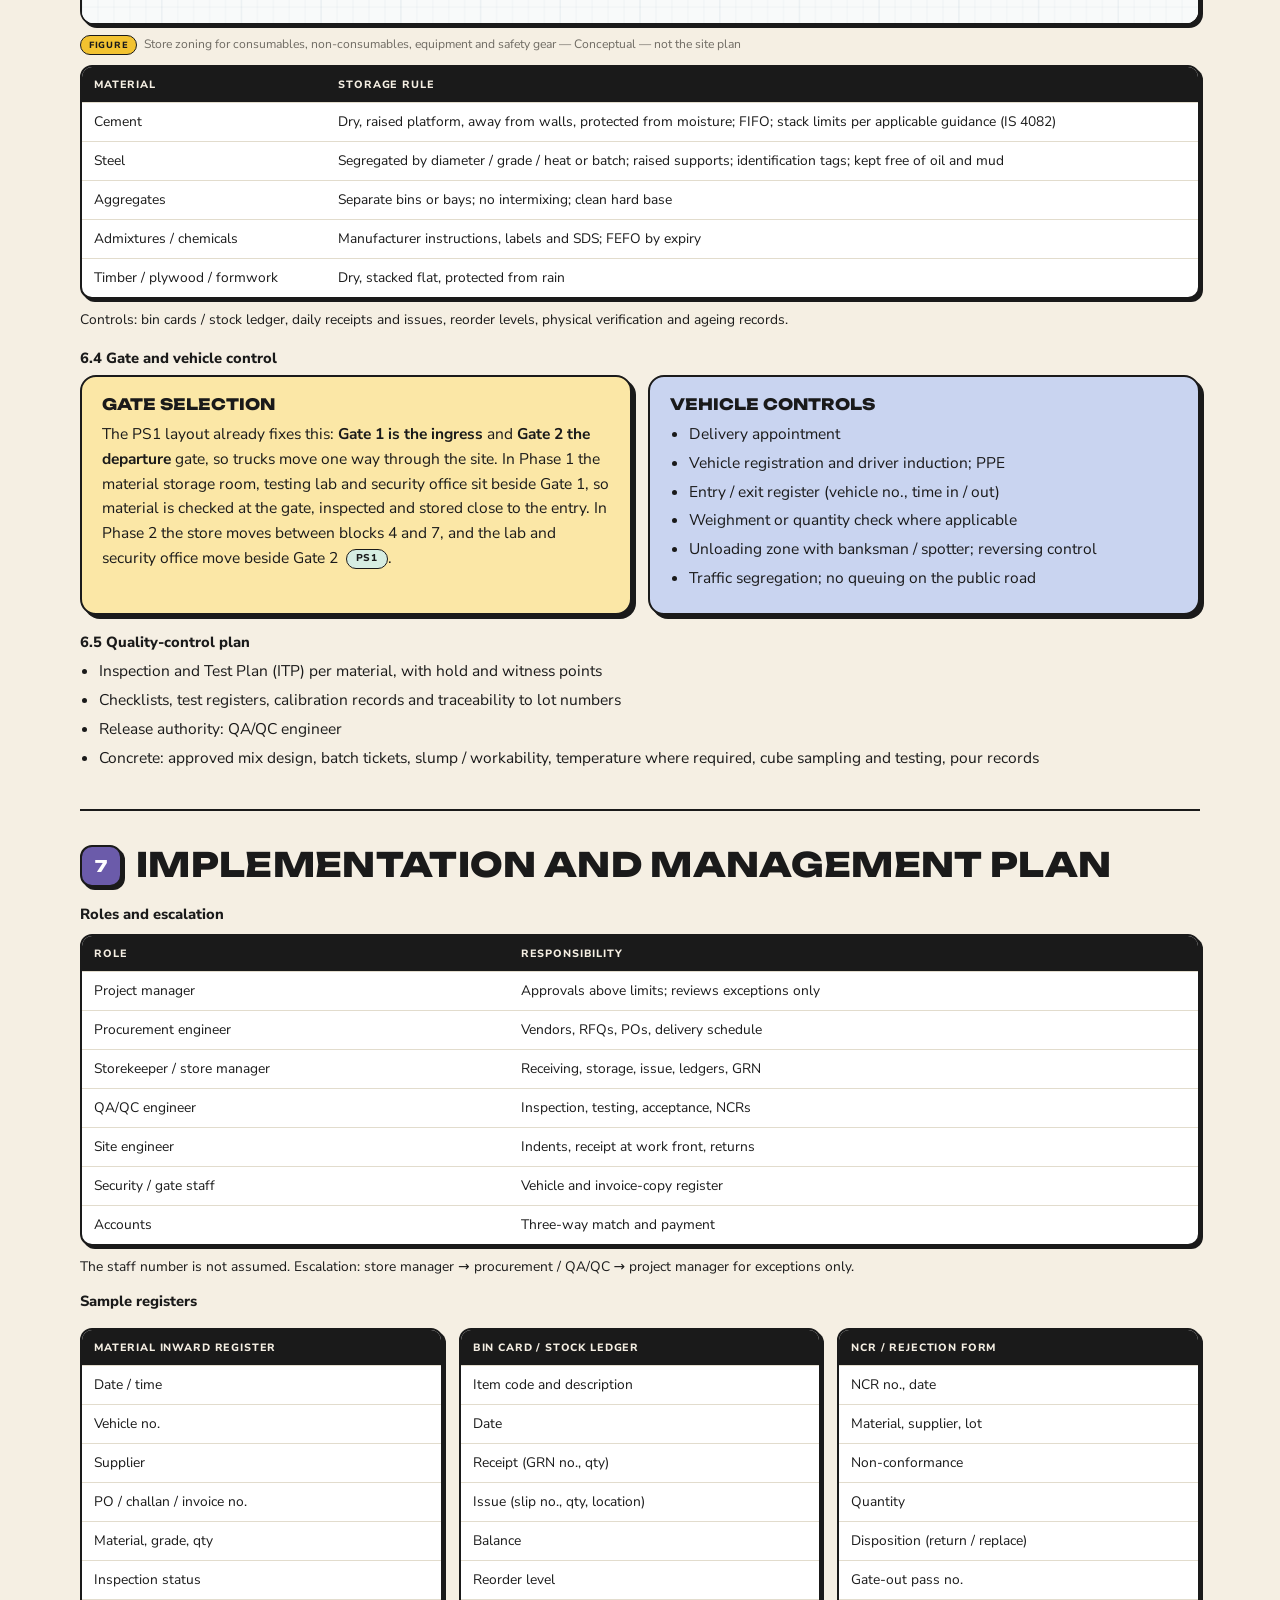
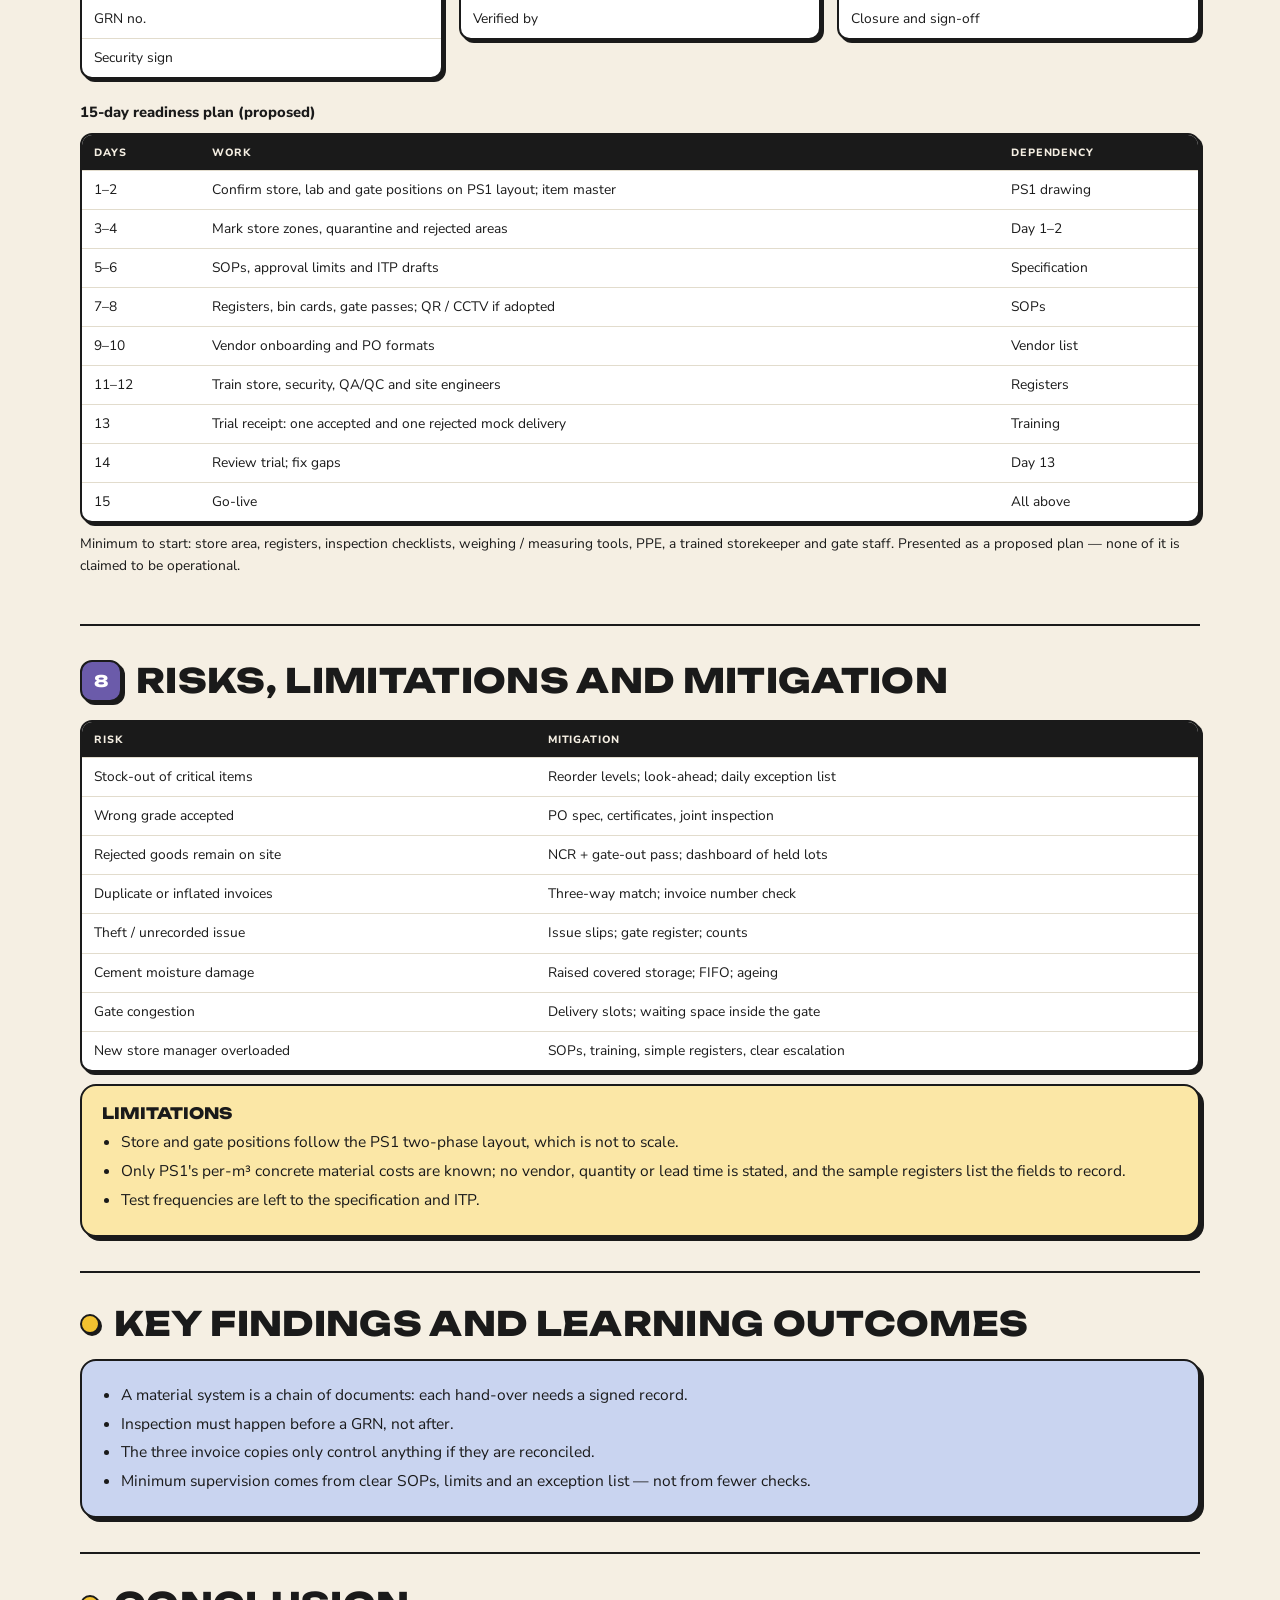
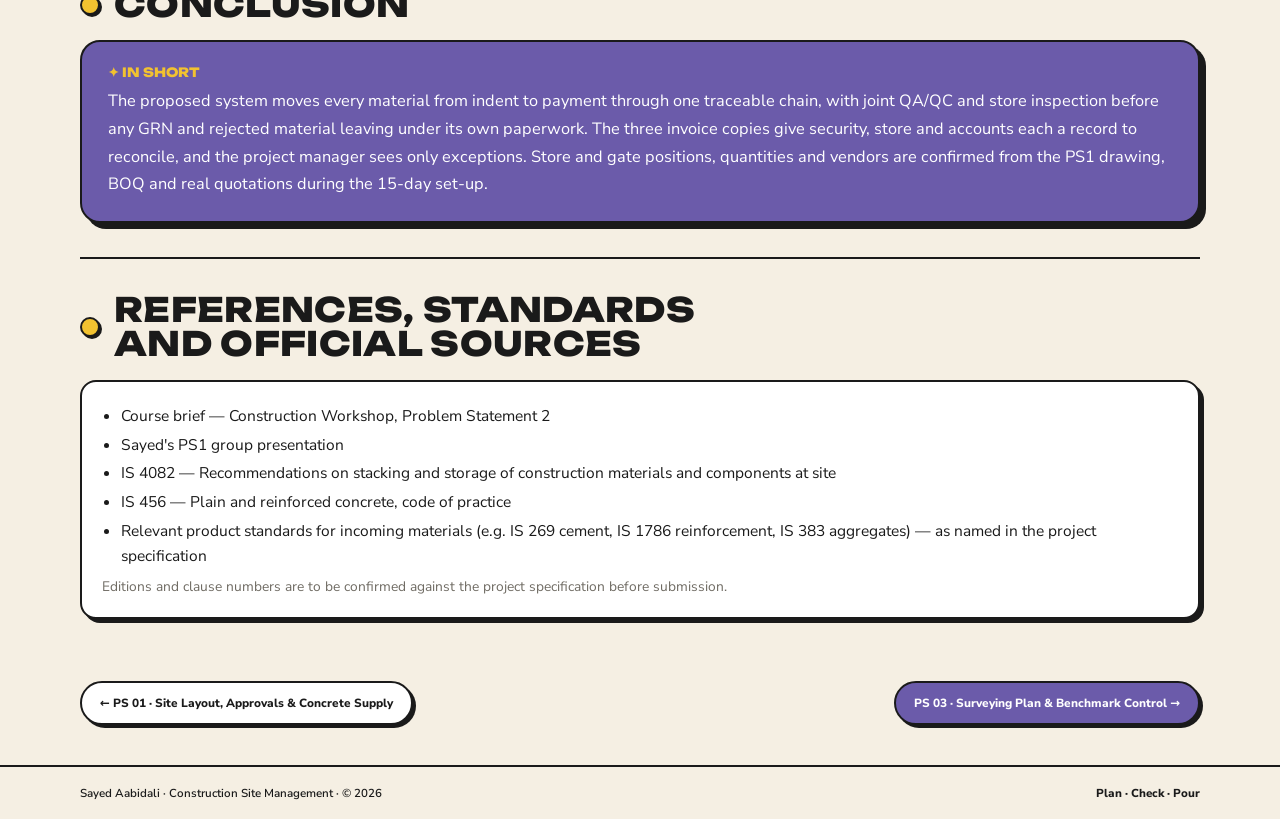
<file: work/ps2.html>
<!DOCTYPE html>
<html lang="en">
<head>
<meta charset="utf-8">
<meta name="viewport" content="width=device-width, initial-scale=1">
<title>PS 02 · Material Procurement, QC, Storage &amp; Accounts — Sayed Aabidali</title>
<meta name="description" content="Develop a system for construction material procurement, QC, storage and accounts which can be sustainable with minimum supervision from the project manager.">
<link rel="icon" href="data:image/svg+xml,%3Csvg xmlns='http://www.w3.org/2000/svg' viewBox='0 0 32 32'%3E%3Crect x='2' y='2' width='28' height='28' rx='8' fill='%236B5BAA' stroke='%231A1A1A' stroke-width='3'/%3E%3Cpath d='M16 7l2.4 6.6L25 16l-6.6 2.4L16 25l-2.4-6.6L7 16l6.6-2.4z' fill='%23F2C230'/%3E%3C/svg%3E">
<link rel="preconnect" href="https://fonts.googleapis.com"><link rel="preconnect" href="https://fonts.gstatic.com" crossorigin>
<link rel="stylesheet" href="https://fonts.googleapis.com/css2?family=Unbounded:wght@700;800&family=Nunito+Sans:wght@400;600;700;800&display=swap">
<link rel="stylesheet" href="../assets/css/style.css">
</head>
<body>
<header class="topbar"><div class="wrap"><a class="brand" href="../index.html"><span class="mark"></span><span data-fill="firstName">Sayed</span></a><button class="menu-btn" aria-label="Menu" aria-expanded="false">Menu</button><nav class="nav"><a href="../index.html">Home</a><a href="../index.html#about">About</a><a href="../index.html#workshop" class="on">Workshop</a><a href="../index.html#gallery">Gallery</a><a href="../index.html#contact">Contact</a></nav></div></header>
<main>
<div class="ps-band">
<div class="wrap ps-head">
<div class="crumbs"><a href="../index.html">Home</a> / <a href="../index.html#workshop">Construction Site Management</a> / Problem Statement 02</div>
<div class="mono" style="margin-top:8px;color:var(--ink-2)">Portfolio of Sayed Aabidali · Roll No. 249 · USN 01FE22BCV083 · 7th semester, B division · School of Civil Engineering, KLE Technological University</div>
<h1><small>Problem Statement 02</small>Material Procurement, QC, Storage &amp; Accounts</h1>
<p class="theme"><b>Theme —</b> Develop a system for construction material procurement, QC, storage and accounts which can be sustainable with minimum supervision from the project manager.</p>
<div class="titleblock"><div><label>Drg no.</label><span>PS-02</span></div><div><label>Project</label><span>Shopping mall</span></div><div><label>Lead time</label><span>15 days</span></div><div><label>Sheet</label><span>2 of 6</span></div><div><label>Status</label><span>Individual work</span></div></div>
<div class="toc"><a href="#statement">Statement</a><a href="#context">Context</a><a href="#objectives">Objectives</a><a href="#data">Data</a><a href="#approach">Approach</a><a href="#analysis">Analysis</a><a href="#plan">Plan</a><a href="#risks">Risks</a><a href="#learning">Learning</a><a href="#conclusion">Conclusion</a><a href="#refs">References</a></div>
</div>
</div>
<div class="wrap ps-body">
<section class="rv" id="statement"><div class="sec-head"><span class="no">1</span><h2>Problem statement</h2></div><div class="card ink"><h4 style="color:#F6B07E">Official theme</h4><p style="margin:0 0 10px">To develop a system for construction material procurement, QC, storage and accounts which can be sustainable with minimum supervision from the project manager.</p>
<div style="opacity:.92"><p>As the project manager for this project, you just hired a new store
manager but he lacks the experience required to handle large scale
projects. The project starts in 15 days from today. For the efficient
movement of materials in and out of the construction site, you are
supposed to set up a material procurement system which can sustain with
your minimum involvement once the project starts. The following
conditions must be met through your system.</p>
<ol type="1">
<li><p>Prepare the layout of the store keeping in mind the consumables,
non-consumables, equipment, and safety gear.</p></li>
<li><p>The construction site has 2 gates, based on the location of the
store in the site, decide which gate will be used as ingress and for
departure.</p></li>
<li><p>All vehicles numbers must be recorded when they enter and exit
the site. You are free to use security and technology available at your
disposal to accomplish this.</p></li>
<li><p>The materials vehicle driver must bring in the invoice. A copy
must remain at the security, one with the store manager and one copy
must go to the accounts section.</p></li>
<li><p>The materials must pass certain quality checks, please ensure the
QA/QC inspector is working with the store manager for the inspection of
the materials. Keep in mind the proximity of the material testing lab
with the store. If rejected, the material must leave the premises
immediately. Proper paperwork must be maintained.</p></li>
<li><p>Accepted material after quality check must go to their designated
storage slot as defined during Site Layout planning.</p></li>
</ol></div><p class="small" style="opacity:.7;margin:10px 0 0">Official wording from the course brief (Construction Workshop problem statements).</p></div><div style="margin-top:16px"><div class="slot"><figure class="ph contain" data-label="Material receipt, inspection hold and covered store — Illustrative image — not an actual photograph of Sayed's project/site." data-src="../images/ps2/illustration-receiving-store.png"></figure><div class="cap"><span class="tag ok">FIGURE</span> Material receipt, inspection hold and covered store — Illustrative image — not an actual photograph of Sayed's project/site.</div></div></div></section><section class="rv" id="context"><div class="sec-head"><span class="no">2</span><h2>Project context</h2></div>
<p>The mall is an 8-acre site with 7 interconnected blocks, 3 underground parking levels and about 12,000 m³ of concrete <span class="pill g">PS1</span>. PS1 set efficient circulation of labour, materials and equipment as a layout objective, and planned an on-site material testing laboratory.
Its layout runs traffic one way — Gate 1 entry to Gate 2 exit — with the material storage room, testing lab and security office beside the entry in Phase 1 <span class="pill g">PS1</span>. This system is built around that arrangement.</p>
<p class="small" style="margin:6px 0 18px">Labels used on this page: <span class="pill g">given</span> fact from the assignment or PS1 · <span class="pill a">assumption</span> planning assumption · <span class="pill a">illustrative</span> example, not project data · <span class="pill b">proposal</span> what we propose · <span class="pill r">verify</span> needs checking</p></section><section class="rv" id="objectives"><div class="sec-head"><span class="no">3</span><h2>Objectives and scope</h2></div>
<div class="grid g2">
<div class="card blue"><h4>Objectives</h4><ul class="tight"><li>Materials of the right grade, at the right time, at every work front</li><li>Traceability from indent to payment</li><li>No stock-outs and no excess stock</li><li>Rejected material off site immediately, with paperwork</li><li>Project manager involved only for exceptions</li></ul></div>
<div class="card green"><h4>Scope</h4><ul class="tight"><li>Procurement workflow and vendor evaluation</li><li>Gate and vehicle control</li><li>Receiving, inspection, quarantine and rejection</li><li>Stores and inventory control</li><li>Three-copy invoice routing and accounts</li><li>Staffing, 15-day readiness plan and risks</li></ul></div>
</div></section><section class="rv" id="data"><div class="sec-head"><span class="no">4</span><h2>Data collected and source information</h2></div>
<div class="tbl-wrap"><table><thead><tr><th class="">Item</th><th class="">Source</th><th class="">Status</th></tr></thead><tbody><tr><td class="">Project size, blocks, parking, concrete total</td><td class="">Course brief + PS1</td><td class="">Available <span class="pill g">given</span></td></tr><tr><td class="">Concrete material cost per m³: cement ₹1,881, FA ₹935, CA ₹700, admixture ₹477 (≈ ₹4,200 with 5% wastage)</td><td class="">PS1 RMC vs batching study</td><td class="">Study rates <span class="pill a">assumption</span></td></tr><tr><td class="">Store, lab and gate positions</td><td class="">PS1 site layout (Phase 1 and 2)</td><td class="">Available <span class="pill g">given</span></td></tr></tbody></table></div></section><section class="rv" id="approach"><div class="sec-head"><span class="no">5</span><h2>Technical approach — procurement workflow</h2></div>
<div class="slot"><figure class="ph contain" data-label="Procurement workflow, indent to payment — Conceptual / proposed arrangement" data-src="../images/ps2/procurement-flow.png"></figure><div class="cap"><span class="tag ok">FIGURE</span> Procurement workflow, indent to payment — Conceptual / proposed arrangement</div></div>
<div class="split" style="margin-top:14px"><div>
<ol class="steps"><li><b>Indent</b>Site engineer raises a requisition from the look-ahead programme.</li><li><b>Verify</b>Planning checks BOQ, specification and stock.</li><li><b>Approve</b>Authorised personnel approve within delegated limits.</li><li><b>RFQ and PO</b>Vendor comparison; purchase order with specification, quantity, delivery and certificates.</li><li><b>Schedule</b>Delivery slot fixed; gate informed.</li><li><b>Receive and inspect</b>Documents checked; joint QA/QC and store inspection; accept or reject.</li><li><b>GRN</b>Accepted quantity recorded; material to its designated slot.</li><li><b>Invoice and pay</b>Three-way match of PO, GRN and invoice; payment; records retained for audit.</li></ol>
</div><div>
<h4>Vendor evaluation — proposed criteria</h4>
<div class="tbl-wrap"><table><thead><tr><th class="">Criterion</th><th class="">Proposed weight</th></tr></thead><tbody><tr><td class="">Technical compliance</td><td class="">25%</td></tr><tr><td class="">Quality history</td><td class="">15%</td></tr><tr><td class="">Price</td><td class="">20%</td></tr><tr><td class="">Delivery reliability</td><td class="">15%</td></tr><tr><td class="">Capacity</td><td class="">10%</td></tr><tr><td class="">Location / lead time</td><td class="">5%</td></tr><tr><td class="">Statutory documents</td><td class="">5%</td></tr><tr><td class="">Warranty / after-sales</td><td class="">5%</td></tr><tr class="total"><td class="">Total</td><td class="">100%</td></tr></tbody></table></div>
<p class="small">Weights are a proposed evaluation scheme <span class="pill b">proposal</span>, not actual quotations. Scores are filled only from real offers.</p>
</div></div></section><section class="rv" id="analysis"><div class="sec-head"><span class="no">6</span><h2>Detailed analysis</h2></div>
<h4>6.1 Material identification and planning</h4>
<div class="tbl-wrap"><table><thead><tr><th class="">Material</th><th class="">Quantity source</th><th class="">Storage</th></tr></thead><tbody><tr><td class="">Cement</td><td class="">Drawings / BOQ / programme</td><td class="">Covered, raised</td></tr><tr><td class="">Fine aggregate</td><td class="">Drawings / BOQ / programme</td><td class="">Open bay, separate</td></tr><tr><td class="">Coarse aggregate</td><td class="">Drawings / BOQ / programme</td><td class="">Open bay, separate</td></tr><tr><td class="">Reinforcement steel</td><td class="">Drawings / BOQ / programme</td><td class="">Open, raised, by Ø / grade</td></tr><tr><td class="">Structural steel (if any)</td><td class="">Drawings / BOQ / programme</td><td class="">Open, raised</td></tr><tr><td class="">Formwork / plywood</td><td class="">Drawings / BOQ / programme</td><td class="">Covered, flat</td></tr><tr><td class="">Blocks / bricks</td><td class="">Drawings / BOQ / programme</td><td class="">Open, stacked</td></tr><tr><td class="">Waterproofing materials</td><td class="">Drawings / BOQ / programme</td><td class="">Covered</td></tr><tr><td class="">Admixtures</td><td class="">Drawings / BOQ / programme</td><td class="">Covered, per SDS</td></tr><tr><td class="">Pipes</td><td class="">Drawings / BOQ / programme</td><td class="">Racks</td></tr><tr><td class="">Electrical materials</td><td class="">Drawings / BOQ / programme</td><td class="">Covered store</td></tr><tr><td class="">Finishing materials</td><td class="">Drawings / BOQ / programme</td><td class="">Covered store</td></tr></tbody></table></div>
<div class="eq">Reorder level = average daily consumption × lead time (days) + safety stock</div>
<p class="small">Example with hypothetical numbers only: 80 bags/day × 4 days + 160 bags = <b>480 bags</b>. Real values come from the programme and confirmed lead times <span class="pill a">illustrative</span>.</p>
<h4 style="margin-top:18px">6.2 Receiving, inspection and rejection</h4>
<div class="tbl-wrap"><table><thead><tr><th class="">Check</th><th class="">What is verified</th></tr></thead><tbody><tr><td class="">Documents</td><td class="">PO, delivery challan, invoice, test / mill certificates</td></tr><tr><td class="">Identity</td><td class="">Grade, size, brand, batch / lot number</td></tr><tr><td class="">Quantity</td><td class="">Count, weight or volume against challan</td></tr><tr><td class="">Condition</td><td class="">Damage, moisture, contamination, expiry</td></tr><tr><td class="">Sampling and tests</td><td class="">As per specification, relevant IS codes and the approved ITP — frequencies are not invented here</td></tr></tbody></table></div>
<p class="small"><b>Non-conforming material:</b> quarantine and tag → NCR → notify supplier, procurement and accounts → gate-out pass → exit logged → replacement or credit note → NCR closed.</p>
<div class="slot"><figure class="ph contain" data-label="Three-copy invoice movement and reconciliation — Conceptual / proposed arrangement" data-src="../images/ps2/three-copy-invoice.png"></figure><div class="cap"><span class="tag ok">FIGURE</span> Three-copy invoice movement and reconciliation — Conceptual / proposed arrangement</div></div>
<h4 style="margin-top:18px">6.3 Stores and inventory</h4>
<div class="slot"><figure class="ph contain" data-label="Store zoning for consumables, non-consumables, equipment and safety gear — Conceptual — not the site plan" data-src="../images/ps2/store-zoning.png"></figure><div class="cap"><span class="tag ok">FIGURE</span> Store zoning for consumables, non-consumables, equipment and safety gear — Conceptual — not the site plan</div></div>
<div class="tbl-wrap"><table><thead><tr><th class="">Material</th><th class="">Storage rule</th></tr></thead><tbody><tr><td class="">Cement</td><td class="">Dry, raised platform, away from walls, protected from moisture; FIFO; stack limits per applicable guidance (IS 4082)</td></tr><tr><td class="">Steel</td><td class="">Segregated by diameter / grade / heat or batch; raised supports; identification tags; kept free of oil and mud</td></tr><tr><td class="">Aggregates</td><td class="">Separate bins or bays; no intermixing; clean hard base</td></tr><tr><td class="">Admixtures / chemicals</td><td class="">Manufacturer instructions, labels and SDS; FEFO by expiry</td></tr><tr><td class="">Timber / plywood / formwork</td><td class="">Dry, stacked flat, protected from rain</td></tr></tbody></table></div>
<p class="small">Controls: bin cards / stock ledger, daily receipts and issues, reorder levels, physical verification and ageing records.</p>
<h4 style="margin-top:18px">6.4 Gate and vehicle control</h4>
<div class="grid g2">
<div class="card orange"><h4>Gate selection</h4><p>The PS1 layout already fixes this: <b>Gate 1 is the ingress</b> and <b>Gate 2 the departure</b> gate, so trucks move one way through the site. In Phase 1 the material storage room, testing lab and security office sit beside Gate 1, so material is checked at the gate, inspected and stored close to the entry. In Phase 2 the store moves between blocks 4 and 7, and the lab and security office move beside Gate 2 <span class="pill g">PS1</span>.</p></div>
<div class="card blue"><h4>Vehicle controls</h4><ul class="tight"><li>Delivery appointment</li><li>Vehicle registration and driver induction; PPE</li><li>Entry / exit register (vehicle no., time in / out)</li><li>Weighment or quantity check where applicable</li><li>Unloading zone with banksman / spotter; reversing control</li><li>Traffic segregation; no queuing on the public road</li></ul></div>
</div>
<h4 style="margin-top:18px">6.5 Quality-control plan</h4>
<ul class="tight"><li>Inspection and Test Plan (ITP) per material, with hold and witness points</li><li>Checklists, test registers, calibration records and traceability to lot numbers</li><li>Release authority: QA/QC engineer</li><li>Concrete: approved mix design, batch tickets, slump / workability, temperature where required, cube sampling and testing, pour records</li></ul></section><section class="rv" id="plan"><div class="sec-head"><span class="no">7</span><h2>Implementation and management plan</h2></div>
<h4>Roles and escalation</h4>
<div class="tbl-wrap"><table><thead><tr><th class="">Role</th><th class="">Responsibility</th></tr></thead><tbody><tr><td class="">Project manager</td><td class="">Approvals above limits; reviews exceptions only</td></tr><tr><td class="">Procurement engineer</td><td class="">Vendors, RFQs, POs, delivery schedule</td></tr><tr><td class="">Storekeeper / store manager</td><td class="">Receiving, storage, issue, ledgers, GRN</td></tr><tr><td class="">QA/QC engineer</td><td class="">Inspection, testing, acceptance, NCRs</td></tr><tr><td class="">Site engineer</td><td class="">Indents, receipt at work front, returns</td></tr><tr><td class="">Security / gate staff</td><td class="">Vehicle and invoice-copy register</td></tr><tr><td class="">Accounts</td><td class="">Three-way match and payment</td></tr></tbody></table></div>
<p class="small">The staff number is not assumed. Escalation: store manager → procurement / QA/QC → project manager for exceptions only.</p>
<h4 style="margin-top:14px">Sample registers</h4>
<div class="grid g3">
<div><div class="tbl-wrap"><table><thead><tr><th class="">Material inward register</th></tr></thead><tbody><tr><td class="">Date / time</td></tr><tr><td class="">Vehicle no.</td></tr><tr><td class="">Supplier</td></tr><tr><td class="">PO / challan / invoice no.</td></tr><tr><td class="">Material, grade, qty</td></tr><tr><td class="">Inspection status</td></tr><tr><td class="">GRN no.</td></tr><tr><td class="">Security sign</td></tr></tbody></table></div></div>
<div><div class="tbl-wrap"><table><thead><tr><th class="">Bin card / stock ledger</th></tr></thead><tbody><tr><td class="">Item code and description</td></tr><tr><td class="">Date</td></tr><tr><td class="">Receipt (GRN no., qty)</td></tr><tr><td class="">Issue (slip no., qty, location)</td></tr><tr><td class="">Balance</td></tr><tr><td class="">Reorder level</td></tr><tr><td class="">Verified by</td></tr></tbody></table></div></div>
<div><div class="tbl-wrap"><table><thead><tr><th class="">NCR / rejection form</th></tr></thead><tbody><tr><td class="">NCR no., date</td></tr><tr><td class="">Material, supplier, lot</td></tr><tr><td class="">Non-conformance</td></tr><tr><td class="">Quantity</td></tr><tr><td class="">Disposition (return / replace)</td></tr><tr><td class="">Gate-out pass no.</td></tr><tr><td class="">Closure and sign-off</td></tr></tbody></table></div></div>
</div>
<h4 style="margin-top:14px">15-day readiness plan (proposed)</h4>
<div class="tbl-wrap"><table><thead><tr><th class="">Days</th><th class="">Work</th><th class="">Dependency</th></tr></thead><tbody><tr><td class="">1–2</td><td class="">Confirm store, lab and gate positions on PS1 layout; item master</td><td class="">PS1 drawing</td></tr><tr><td class="">3–4</td><td class="">Mark store zones, quarantine and rejected areas</td><td class="">Day 1–2</td></tr><tr><td class="">5–6</td><td class="">SOPs, approval limits and ITP drafts</td><td class="">Specification</td></tr><tr><td class="">7–8</td><td class="">Registers, bin cards, gate passes; QR / CCTV if adopted</td><td class="">SOPs</td></tr><tr><td class="">9–10</td><td class="">Vendor onboarding and PO formats</td><td class="">Vendor list</td></tr><tr><td class="">11–12</td><td class="">Train store, security, QA/QC and site engineers</td><td class="">Registers</td></tr><tr><td class="">13</td><td class="">Trial receipt: one accepted and one rejected mock delivery</td><td class="">Training</td></tr><tr><td class="">14</td><td class="">Review trial; fix gaps</td><td class="">Day 13</td></tr><tr><td class="">15</td><td class="">Go-live</td><td class="">All above</td></tr></tbody></table></div>
<p class="small">Minimum to start: store area, registers, inspection checklists, weighing / measuring tools, PPE, a trained storekeeper and gate staff. Presented as a proposed plan — none of it is claimed to be operational.</p></section><section class="rv" id="risks"><div class="sec-head"><span class="no">8</span><h2>Risks, limitations and mitigation</h2></div>
<div class="tbl-wrap"><table><thead><tr><th class="">Risk</th><th class="">Mitigation</th></tr></thead><tbody><tr><td class="">Stock-out of critical items</td><td class="">Reorder levels; look-ahead; daily exception list</td></tr><tr><td class="">Wrong grade accepted</td><td class="">PO spec, certificates, joint inspection</td></tr><tr><td class="">Rejected goods remain on site</td><td class="">NCR + gate-out pass; dashboard of held lots</td></tr><tr><td class="">Duplicate or inflated invoices</td><td class="">Three-way match; invoice number check</td></tr><tr><td class="">Theft / unrecorded issue</td><td class="">Issue slips; gate register; counts</td></tr><tr><td class="">Cement moisture damage</td><td class="">Raised covered storage; FIFO; ageing</td></tr><tr><td class="">Gate congestion</td><td class="">Delivery slots; waiting space inside the gate</td></tr><tr><td class="">New store manager overloaded</td><td class="">SOPs, training, simple registers, clear escalation</td></tr></tbody></table></div>
<div class="card orange" style="margin-top:12px"><h4>Limitations</h4><ul class="tight"><li>Store and gate positions follow the PS1 two-phase layout, which is not to scale.</li><li>Only PS1's per-m³ concrete material costs are known; no vendor, quantity or lead time is stated, and the sample registers list the fields to record.</li><li>Test frequencies are left to the specification and ITP.</li></ul></div></section><section class="rv" id="learning"><div class="sec-head"><span class="no"></span><h2>Key findings and learning outcomes</h2></div><div class="card blue"><ul class="tight"><li>A material system is a chain of documents: each hand-over needs a signed record.</li><li>Inspection must happen before a GRN, not after.</li><li>The three invoice copies only control anything if they are reconciled.</li><li>Minimum supervision comes from clear SOPs, limits and an exception list — not from fewer checks.</li></ul></div></section><section class="rv" id="conclusion"><div class="sec-head"><span class="no"></span><h2>Conclusion</h2></div><div class="callout">The proposed system moves every material from indent to payment through one traceable chain, with joint QA/QC and store inspection before any GRN and rejected material leaving under its own paperwork.
The three invoice copies give security, store and accounts each a record to reconcile, and the project manager sees only exceptions. Store and gate positions, quantities and vendors are confirmed from the PS1 drawing, BOQ and real quotations during the 15-day set-up.</div></section><section class="rv" id="refs"><div class="sec-head"><span class="no"></span><h2>References, standards and official sources</h2></div><div class="card"><ul class="tight"><li>Course brief — Construction Workshop, Problem Statement 2</li><li>Sayed's PS1 group presentation</li><li>IS 4082 — Recommendations on stacking and storage of construction materials and components at site</li><li>IS 456 — Plain and reinforced concrete, code of practice</li><li>Relevant product standards for incoming materials (e.g. IS 269 cement, IS 1786 reinforcement, IS 383 aggregates) — as named in the project specification</li></ul><p class="small muted" style="margin:8px 0 0">Editions and clause numbers are to be confirmed against the project specification before submission.</p></div></section>
<div class="pager"><a href="ps1.html">← PS 01 · Site Layout, Approvals &amp; Concrete Supply</a><a href="ps3.html">PS 03 · Surveying Plan &amp; Benchmark Control →</a></div>
</div>

</main>
<footer><div class="wrap"><span><span data-fill="fullName">Sayed Aabidali</span> · Construction Site Management · © <span data-year></span></span><span class="y">Plan · Check · Pour</span></div></footer>
<script src="../assets/js/config.js"></script>
<script src="../assets/js/site.js"></script>
</body>
</html>
</file>
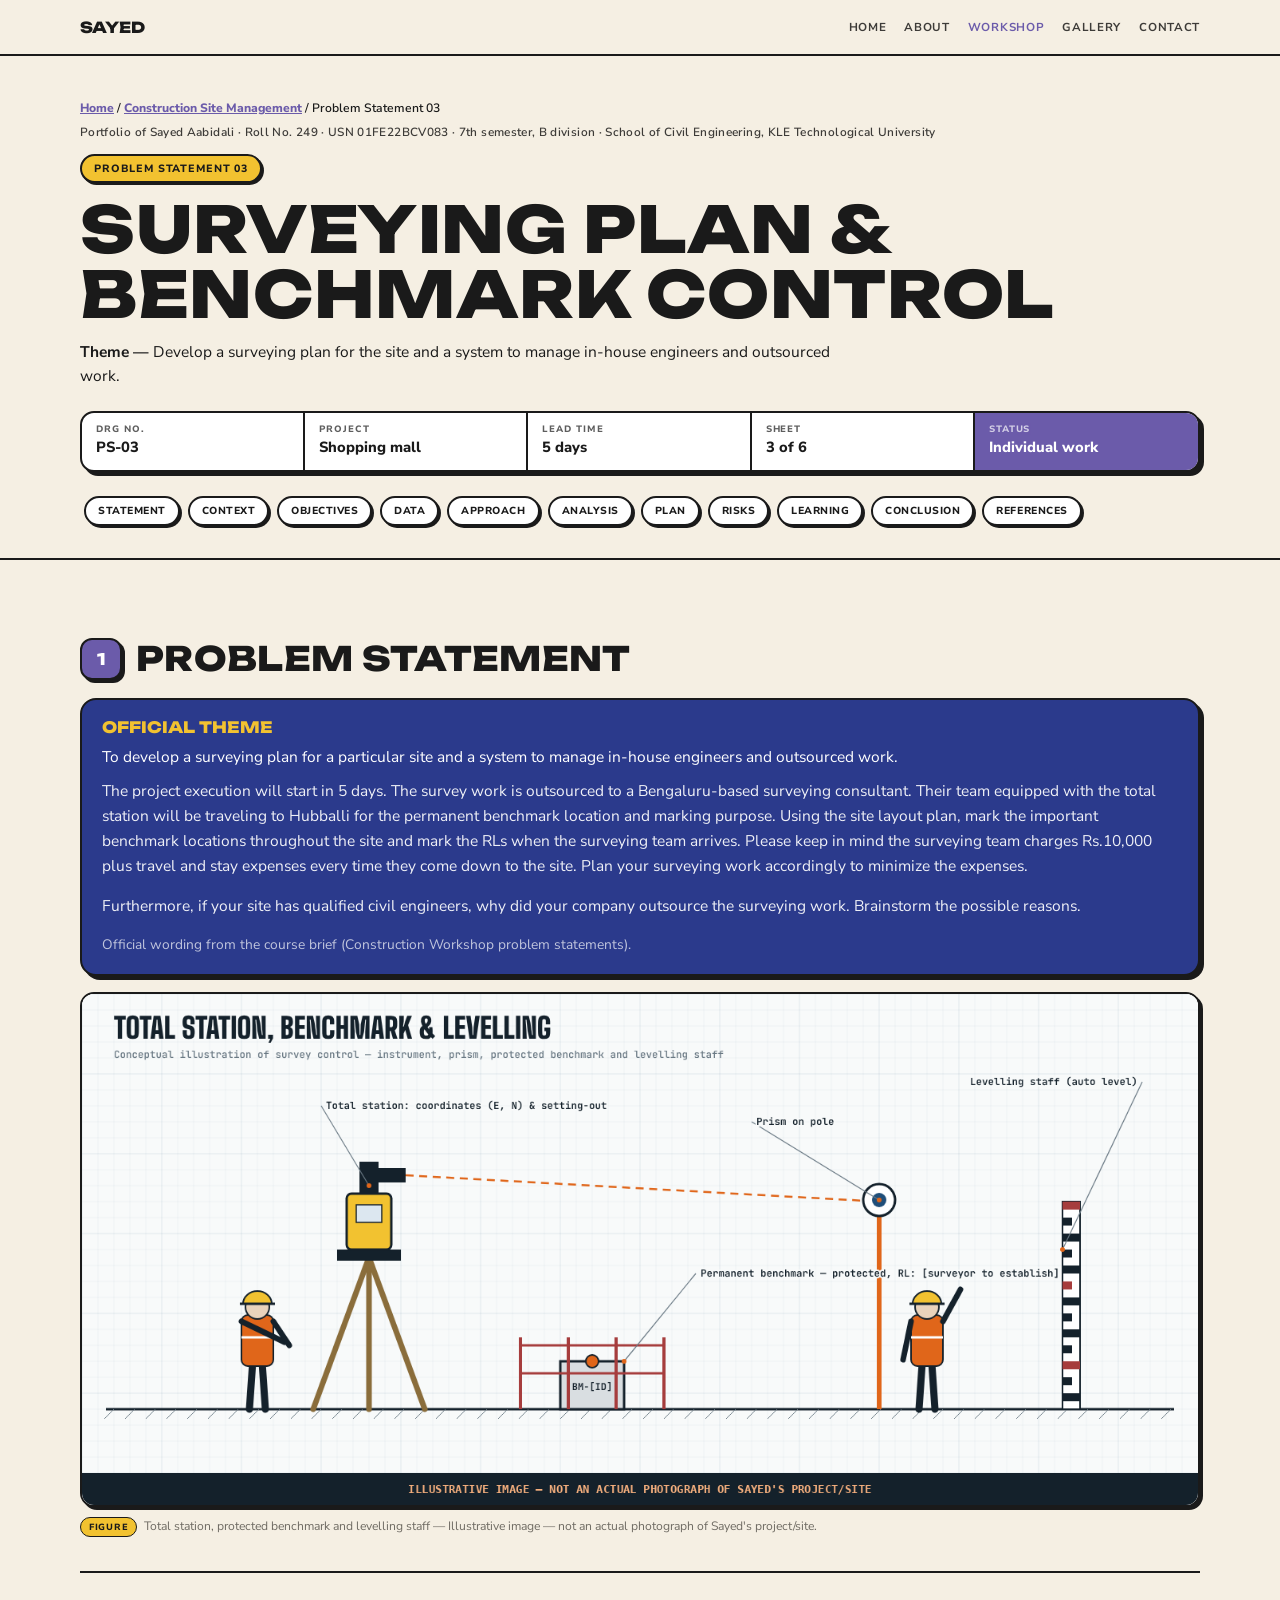
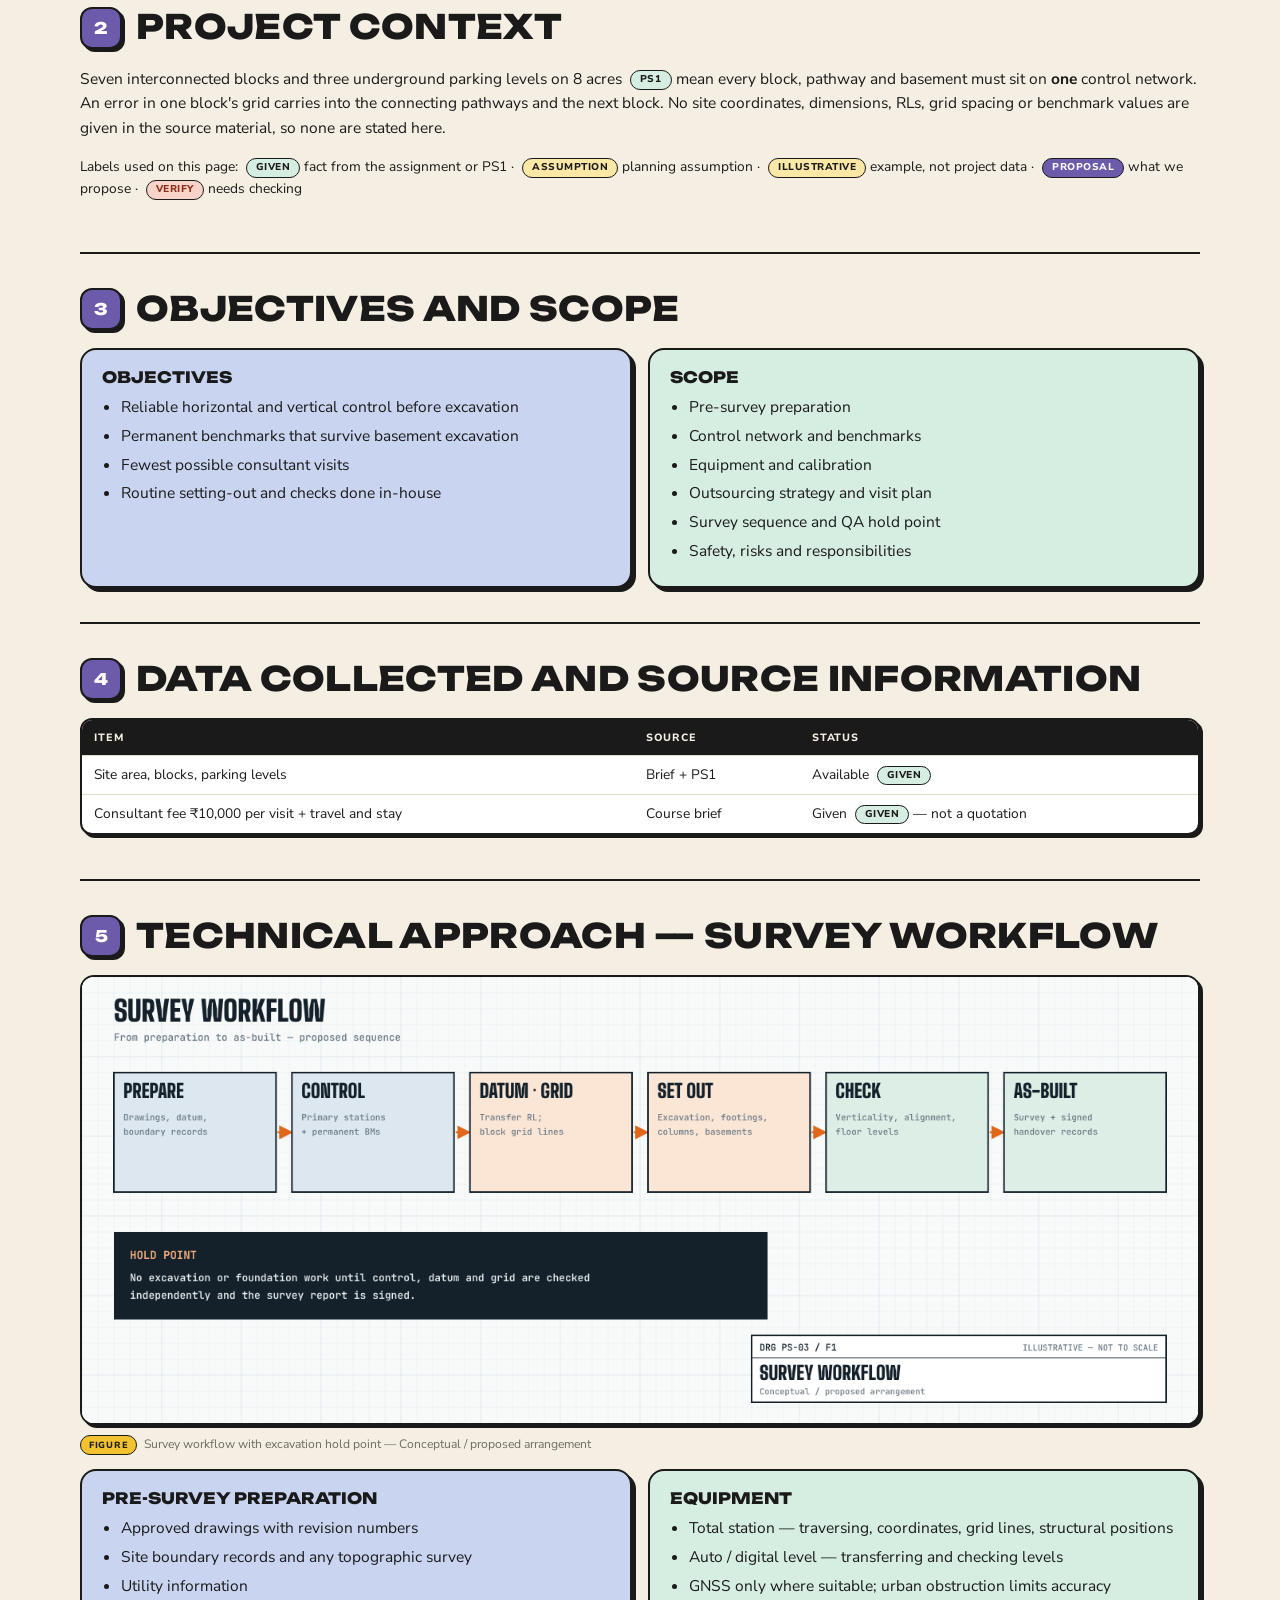
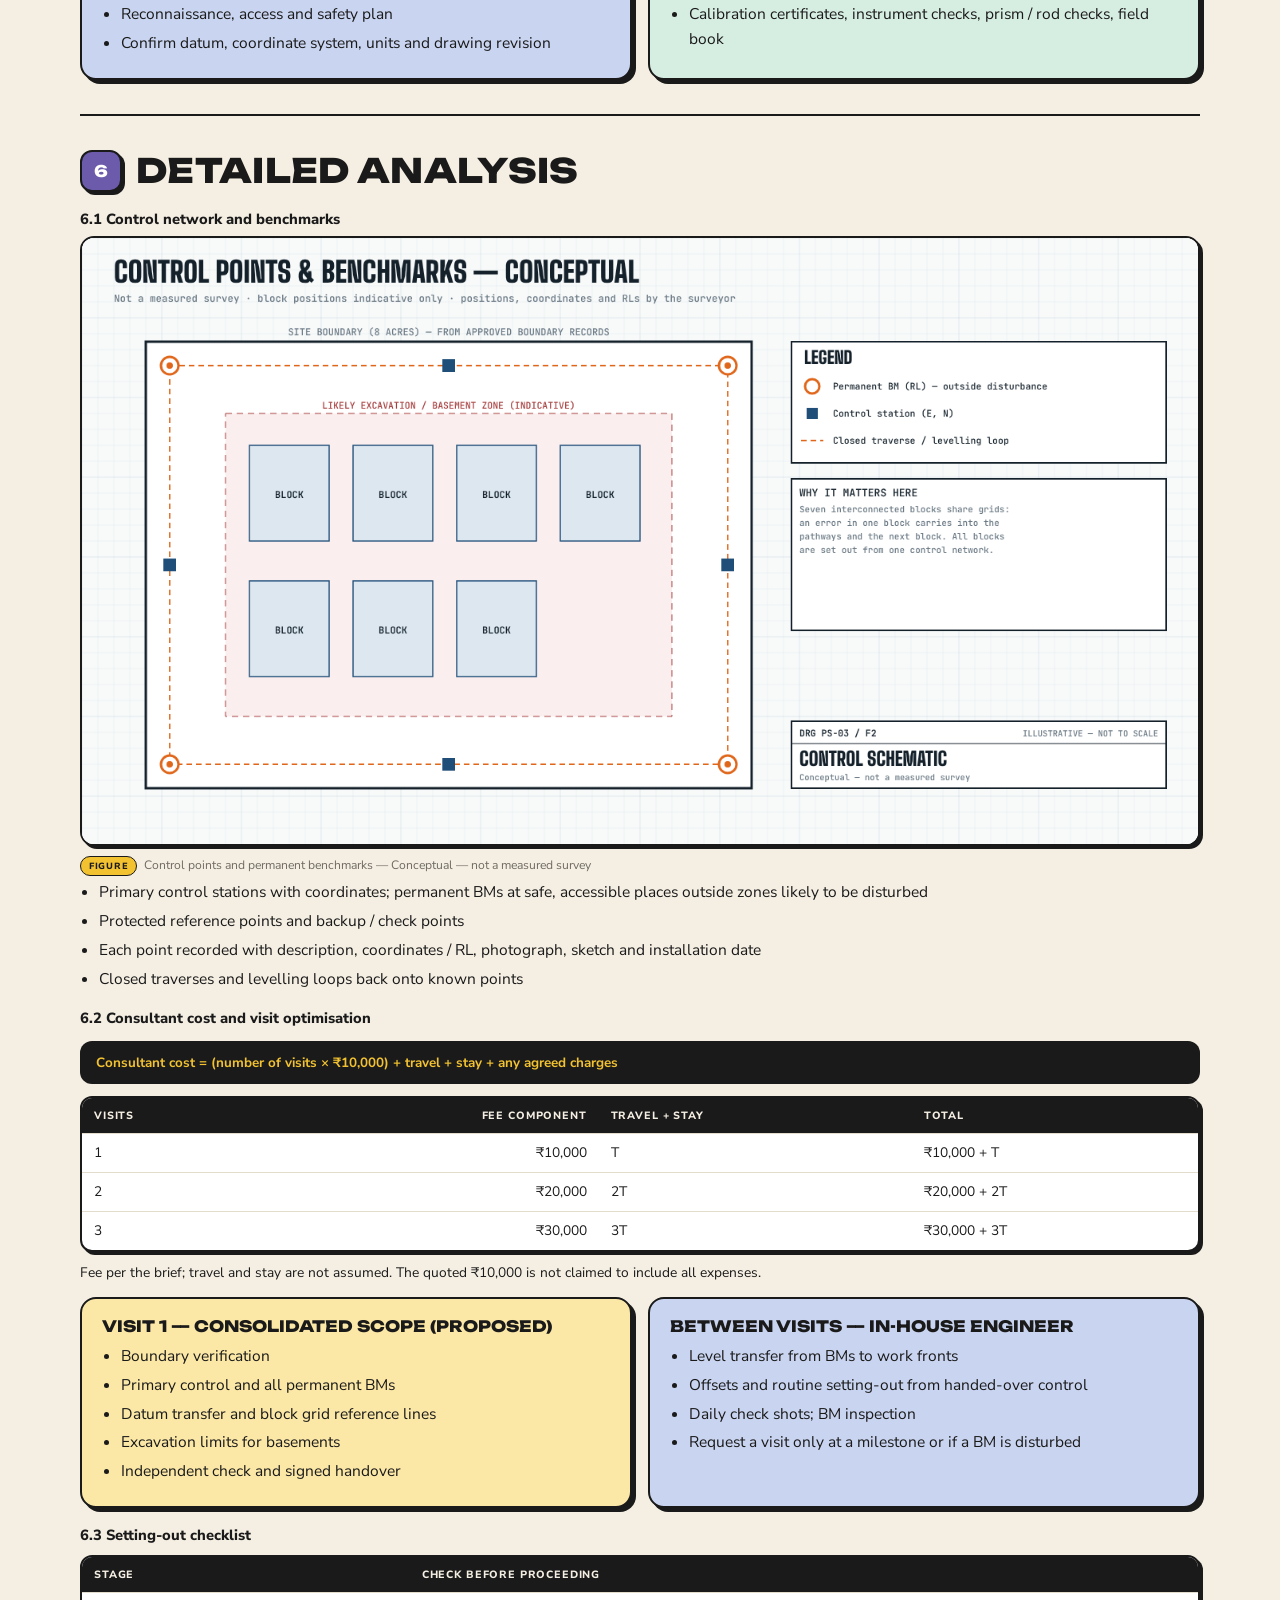
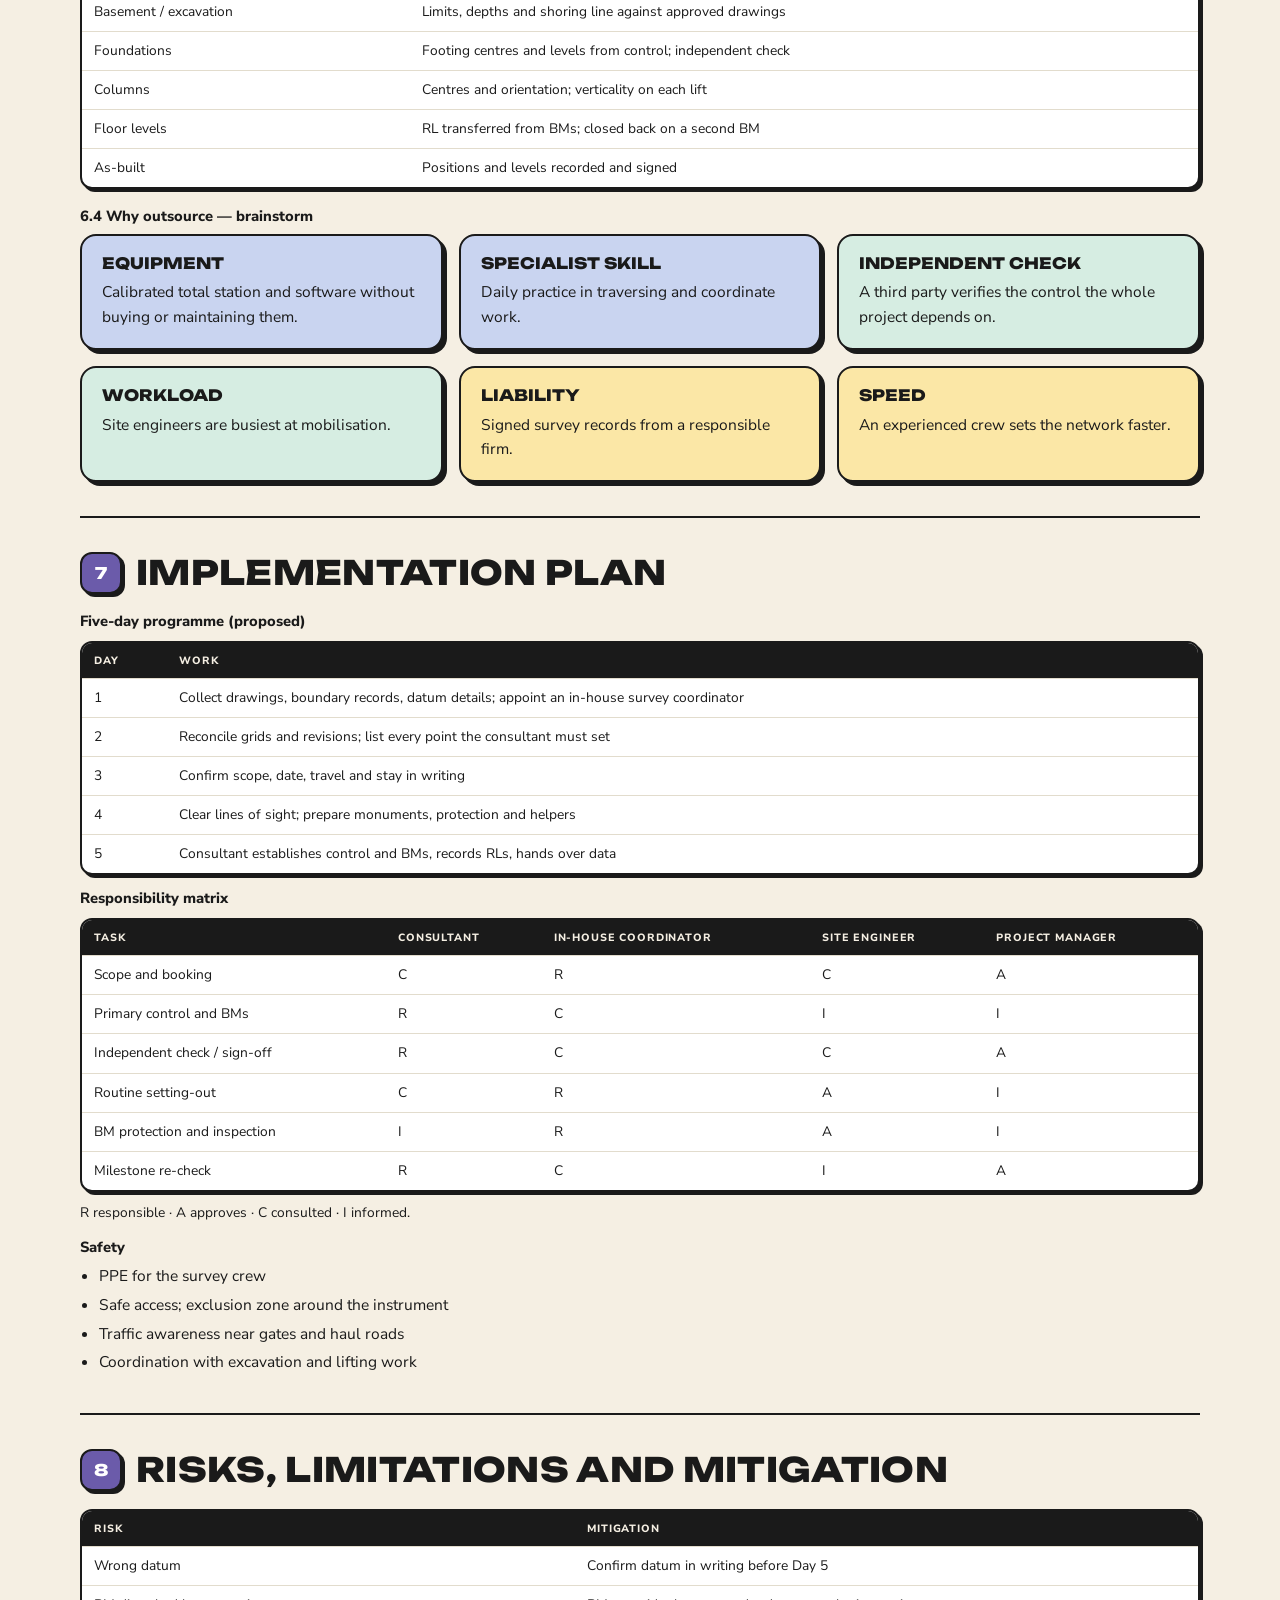
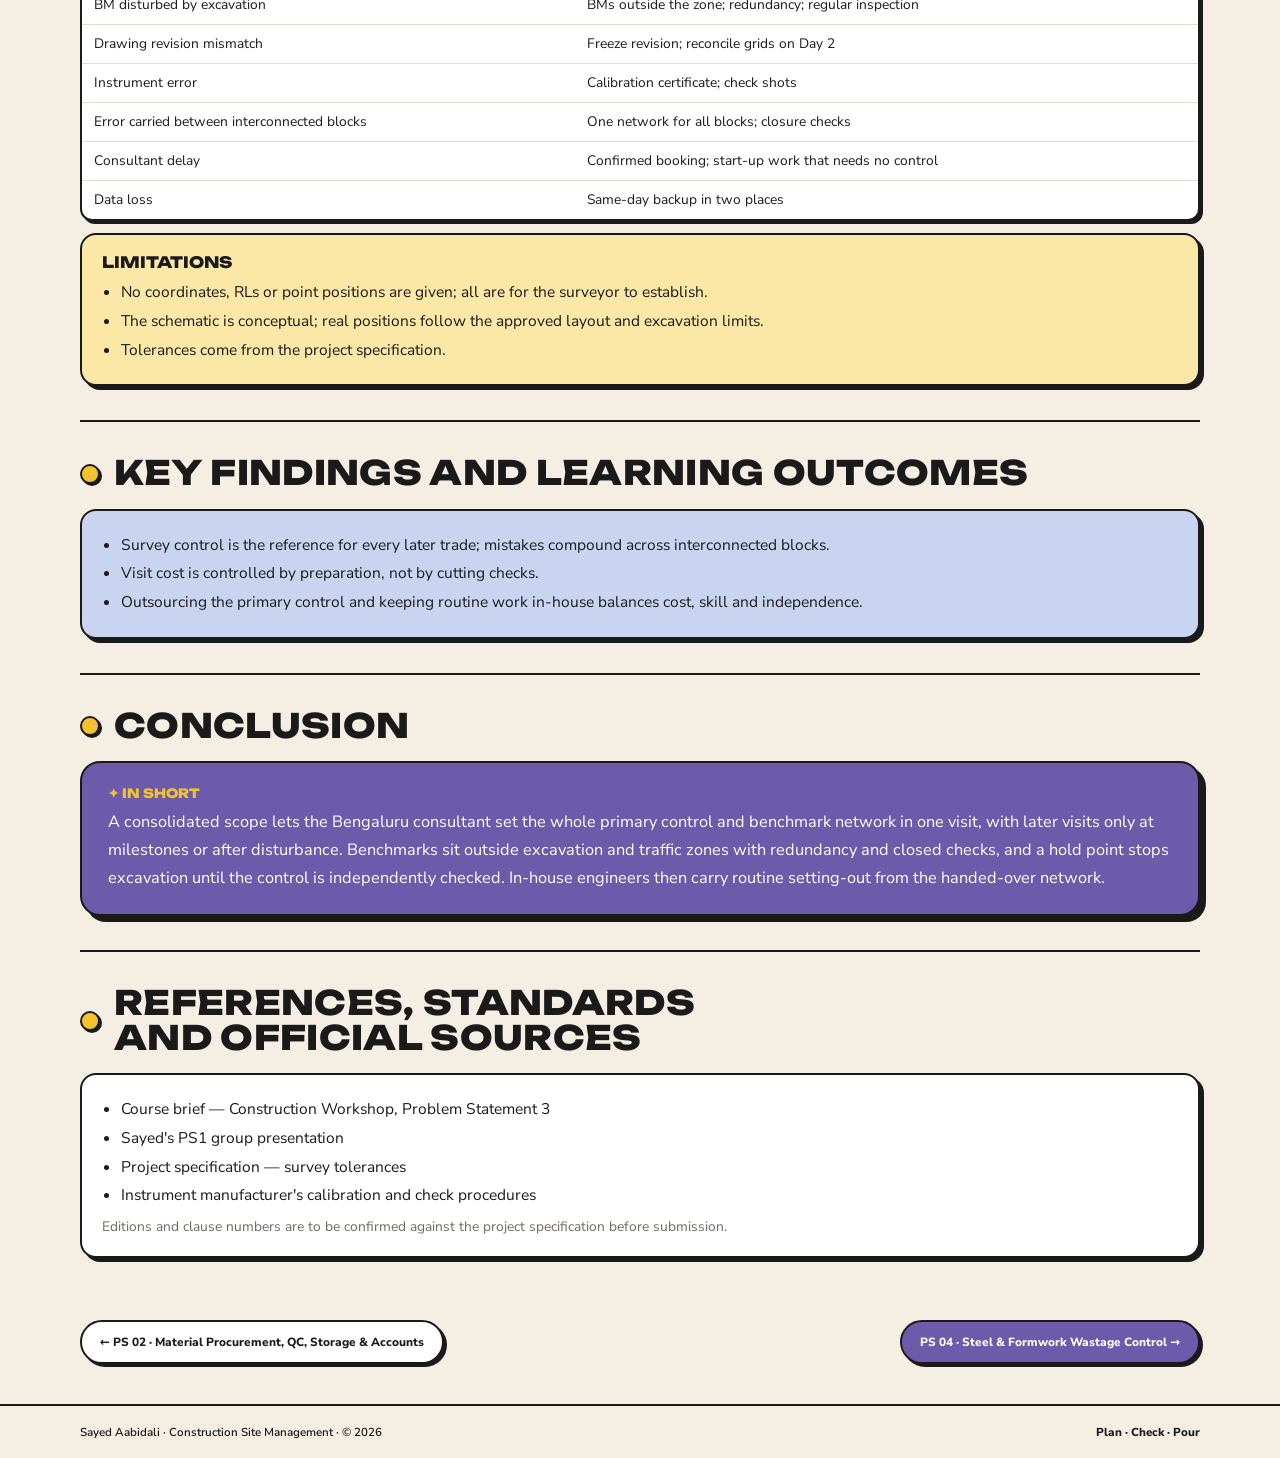
<file: work/ps3.html>
<!DOCTYPE html>
<html lang="en">
<head>
<meta charset="utf-8">
<meta name="viewport" content="width=device-width, initial-scale=1">
<title>PS 03 · Surveying Plan &amp; Benchmark Control — Sayed Aabidali</title>
<meta name="description" content="Develop a surveying plan for the site and a system to manage in-house engineers and outsourced work.">
<link rel="icon" href="data:image/svg+xml,%3Csvg xmlns='http://www.w3.org/2000/svg' viewBox='0 0 32 32'%3E%3Crect x='2' y='2' width='28' height='28' rx='8' fill='%236B5BAA' stroke='%231A1A1A' stroke-width='3'/%3E%3Cpath d='M16 7l2.4 6.6L25 16l-6.6 2.4L16 25l-2.4-6.6L7 16l6.6-2.4z' fill='%23F2C230'/%3E%3C/svg%3E">
<link rel="preconnect" href="https://fonts.googleapis.com"><link rel="preconnect" href="https://fonts.gstatic.com" crossorigin>
<link rel="stylesheet" href="https://fonts.googleapis.com/css2?family=Unbounded:wght@700;800&family=Nunito+Sans:wght@400;600;700;800&display=swap">
<link rel="stylesheet" href="../assets/css/style.css">
</head>
<body>
<header class="topbar"><div class="wrap"><a class="brand" href="../index.html"><span class="mark"></span><span data-fill="firstName">Sayed</span></a><button class="menu-btn" aria-label="Menu" aria-expanded="false">Menu</button><nav class="nav"><a href="../index.html">Home</a><a href="../index.html#about">About</a><a href="../index.html#workshop" class="on">Workshop</a><a href="../index.html#gallery">Gallery</a><a href="../index.html#contact">Contact</a></nav></div></header>
<main>
<div class="ps-band">
<div class="wrap ps-head">
<div class="crumbs"><a href="../index.html">Home</a> / <a href="../index.html#workshop">Construction Site Management</a> / Problem Statement 03</div>
<div class="mono" style="margin-top:8px;color:var(--ink-2)">Portfolio of Sayed Aabidali · Roll No. 249 · USN 01FE22BCV083 · 7th semester, B division · School of Civil Engineering, KLE Technological University</div>
<h1><small>Problem Statement 03</small>Surveying Plan &amp; Benchmark Control</h1>
<p class="theme"><b>Theme —</b> Develop a surveying plan for the site and a system to manage in-house engineers and outsourced work.</p>
<div class="titleblock"><div><label>Drg no.</label><span>PS-03</span></div><div><label>Project</label><span>Shopping mall</span></div><div><label>Lead time</label><span>5 days</span></div><div><label>Sheet</label><span>3 of 6</span></div><div><label>Status</label><span>Individual work</span></div></div>
<div class="toc"><a href="#statement">Statement</a><a href="#context">Context</a><a href="#objectives">Objectives</a><a href="#data">Data</a><a href="#approach">Approach</a><a href="#analysis">Analysis</a><a href="#plan">Plan</a><a href="#risks">Risks</a><a href="#learning">Learning</a><a href="#conclusion">Conclusion</a><a href="#refs">References</a></div>
</div>
</div>
<div class="wrap ps-body">
<section class="rv" id="statement"><div class="sec-head"><span class="no">1</span><h2>Problem statement</h2></div><div class="card ink"><h4 style="color:#F6B07E">Official theme</h4><p style="margin:0 0 10px">To develop a surveying plan for a particular site and a system to manage in-house engineers and outsourced work.</p>
<div style="opacity:.92"><p>The project execution will start in 5 days. The survey work is
outsourced to a Bengaluru-based surveying consultant. Their team
equipped with the total station will be traveling to Hubballi for the
permanent benchmark location and marking purpose. Using the site layout
plan, mark the important benchmark locations throughout the site and
mark the RLs when the surveying team arrives. Please keep in mind the
surveying team charges Rs.10,000 plus travel and stay expenses every
time they come down to the site. Plan your surveying work accordingly to
minimize the expenses.</p>
<p>Furthermore, if your site has qualified civil engineers, why did your
company outsource the surveying work. Brainstorm the possible
reasons.</p></div><p class="small" style="opacity:.7;margin:10px 0 0">Official wording from the course brief (Construction Workshop problem statements).</p></div><div style="margin-top:16px"><div class="slot"><figure class="ph contain" data-label="Total station, protected benchmark and levelling staff — Illustrative image — not an actual photograph of Sayed's project/site." data-src="../images/ps3/illustration-survey.png"></figure><div class="cap"><span class="tag ok">FIGURE</span> Total station, protected benchmark and levelling staff — Illustrative image — not an actual photograph of Sayed's project/site.</div></div></div></section><section class="rv" id="context"><div class="sec-head"><span class="no">2</span><h2>Project context</h2></div>
<p>Seven interconnected blocks and three underground parking levels on 8 acres <span class="pill g">PS1</span> mean every block, pathway and basement must sit on <b>one</b> control network. An error in one block's grid carries into the connecting pathways and the next block.
No site coordinates, dimensions, RLs, grid spacing or benchmark values are given in the source material, so none are stated here.</p>
<p class="small" style="margin:6px 0 18px">Labels used on this page: <span class="pill g">given</span> fact from the assignment or PS1 · <span class="pill a">assumption</span> planning assumption · <span class="pill a">illustrative</span> example, not project data · <span class="pill b">proposal</span> what we propose · <span class="pill r">verify</span> needs checking</p></section><section class="rv" id="objectives"><div class="sec-head"><span class="no">3</span><h2>Objectives and scope</h2></div>
<div class="grid g2">
<div class="card blue"><h4>Objectives</h4><ul class="tight"><li>Reliable horizontal and vertical control before excavation</li><li>Permanent benchmarks that survive basement excavation</li><li>Fewest possible consultant visits</li><li>Routine setting-out and checks done in-house</li></ul></div>
<div class="card green"><h4>Scope</h4><ul class="tight"><li>Pre-survey preparation</li><li>Control network and benchmarks</li><li>Equipment and calibration</li><li>Outsourcing strategy and visit plan</li><li>Survey sequence and QA hold point</li><li>Safety, risks and responsibilities</li></ul></div>
</div></section><section class="rv" id="data"><div class="sec-head"><span class="no">4</span><h2>Data collected and source information</h2></div>
<div class="tbl-wrap"><table><thead><tr><th class="">Item</th><th class="">Source</th><th class="">Status</th></tr></thead><tbody><tr><td class="">Site area, blocks, parking levels</td><td class="">Brief + PS1</td><td class="">Available <span class="pill g">given</span></td></tr><tr><td class="">Consultant fee ₹10,000 per visit + travel and stay</td><td class="">Course brief</td><td class="">Given <span class="pill g">given</span> — not a quotation</td></tr></tbody></table></div></section><section class="rv" id="approach"><div class="sec-head"><span class="no">5</span><h2>Technical approach — survey workflow</h2></div>
<div class="slot"><figure class="ph contain" data-label="Survey workflow with excavation hold point — Conceptual / proposed arrangement" data-src="../images/ps3/survey-workflow.png"></figure><div class="cap"><span class="tag ok">FIGURE</span> Survey workflow with excavation hold point — Conceptual / proposed arrangement</div></div>
<div class="grid g2" style="margin-top:14px">
<div class="card blue"><h4>Pre-survey preparation</h4><ul class="tight"><li>Approved drawings with revision numbers</li><li>Site boundary records and any topographic survey</li><li>Utility information</li><li>Reconnaissance, access and safety plan</li><li>Confirm datum, coordinate system, units and drawing revision</li></ul></div>
<div class="card green"><h4>Equipment</h4><ul class="tight"><li>Total station — traversing, coordinates, grid lines, structural positions</li><li>Auto / digital level — transferring and checking levels</li><li>GNSS only where suitable; urban obstruction limits accuracy</li><li>Calibration certificates, instrument checks, prism / rod checks, field book</li></ul></div>
</div></section><section class="rv" id="analysis"><div class="sec-head"><span class="no">6</span><h2>Detailed analysis</h2></div>
<h4>6.1 Control network and benchmarks</h4>
<div class="slot"><figure class="ph contain" data-label="Control points and permanent benchmarks — Conceptual — not a measured survey" data-src="../images/ps3/control-schematic.png"></figure><div class="cap"><span class="tag ok">FIGURE</span> Control points and permanent benchmarks — Conceptual — not a measured survey</div></div>
<ul class="tight"><li>Primary control stations with coordinates; permanent BMs at safe, accessible places outside zones likely to be disturbed</li><li>Protected reference points and backup / check points</li><li>Each point recorded with description, coordinates / RL, photograph, sketch and installation date</li><li>Closed traverses and levelling loops back onto known points</li></ul>
<h4 style="margin-top:18px">6.2 Consultant cost and visit optimisation</h4>
<div class="eq">Consultant cost = (number of visits × ₹10,000) + travel + stay + any agreed charges</div>
<div class="tbl-wrap"><table><thead><tr><th class="">Visits</th><th class="num">Fee component</th><th class="">Travel + stay</th><th class="">Total</th></tr></thead><tbody><tr><td class="">1</td><td class="num">₹10,000</td><td class="">T</td><td class="">₹10,000 + T</td></tr><tr><td class="">2</td><td class="num">₹20,000</td><td class="">2T</td><td class="">₹20,000 + 2T</td></tr><tr><td class="">3</td><td class="num">₹30,000</td><td class="">3T</td><td class="">₹30,000 + 3T</td></tr></tbody></table></div>
<p class="small">Fee per the brief; travel and stay are not assumed. The quoted ₹10,000 is not claimed to include all expenses.</p>
<div class="grid g2" style="margin-top:10px">
<div class="card orange"><h4>Visit 1 — consolidated scope (proposed)</h4><ul class="tight"><li>Boundary verification</li><li>Primary control and all permanent BMs</li><li>Datum transfer and block grid reference lines</li><li>Excavation limits for basements</li><li>Independent check and signed handover</li></ul></div>
<div class="card blue"><h4>Between visits — in-house engineer</h4><ul class="tight"><li>Level transfer from BMs to work fronts</li><li>Offsets and routine setting-out from handed-over control</li><li>Daily check shots; BM inspection</li><li>Request a visit only at a milestone or if a BM is disturbed</li></ul></div>
</div>
<h4 style="margin-top:18px">6.3 Setting-out checklist</h4>
<div class="tbl-wrap"><table><thead><tr><th class="">Stage</th><th class="">Check before proceeding</th></tr></thead><tbody><tr><td class="">Basement / excavation</td><td class="">Limits, depths and shoring line against approved drawings</td></tr><tr><td class="">Foundations</td><td class="">Footing centres and levels from control; independent check</td></tr><tr><td class="">Columns</td><td class="">Centres and orientation; verticality on each lift</td></tr><tr><td class="">Floor levels</td><td class="">RL transferred from BMs; closed back on a second BM</td></tr><tr><td class="">As-built</td><td class="">Positions and levels recorded and signed</td></tr></tbody></table></div>
<h4 style="margin-top:18px">6.4 Why outsource — brainstorm</h4>
<div class="grid g3">
<div class="card blue"><h4>Equipment</h4><p>Calibrated total station and software without buying or maintaining them.</p></div>
<div class="card blue"><h4>Specialist skill</h4><p>Daily practice in traversing and coordinate work.</p></div>
<div class="card green"><h4>Independent check</h4><p>A third party verifies the control the whole project depends on.</p></div>
<div class="card green"><h4>Workload</h4><p>Site engineers are busiest at mobilisation.</p></div>
<div class="card orange"><h4>Liability</h4><p>Signed survey records from a responsible firm.</p></div>
<div class="card orange"><h4>Speed</h4><p>An experienced crew sets the network faster.</p></div>
</div></section><section class="rv" id="plan"><div class="sec-head"><span class="no">7</span><h2>Implementation plan</h2></div>
<h4>Five-day programme (proposed)</h4>
<div class="tbl-wrap"><table><thead><tr><th class="">Day</th><th class="">Work</th></tr></thead><tbody><tr><td class="">1</td><td class="">Collect drawings, boundary records, datum details; appoint an in-house survey coordinator</td></tr><tr><td class="">2</td><td class="">Reconcile grids and revisions; list every point the consultant must set</td></tr><tr><td class="">3</td><td class="">Confirm scope, date, travel and stay in writing</td></tr><tr><td class="">4</td><td class="">Clear lines of sight; prepare monuments, protection and helpers</td></tr><tr><td class="">5</td><td class="">Consultant establishes control and BMs, records RLs, hands over data</td></tr></tbody></table></div>
<h4 style="margin-top:14px">Responsibility matrix</h4>
<div class="tbl-wrap"><table><thead><tr><th class="">Task</th><th class="">Consultant</th><th class="">In-house coordinator</th><th class="">Site engineer</th><th class="">Project manager</th></tr></thead><tbody><tr><td class="">Scope and booking</td><td class="">C</td><td class="">R</td><td class="">C</td><td class="">A</td></tr><tr><td class="">Primary control and BMs</td><td class="">R</td><td class="">C</td><td class="">I</td><td class="">I</td></tr><tr><td class="">Independent check / sign-off</td><td class="">R</td><td class="">C</td><td class="">C</td><td class="">A</td></tr><tr><td class="">Routine setting-out</td><td class="">C</td><td class="">R</td><td class="">A</td><td class="">I</td></tr><tr><td class="">BM protection and inspection</td><td class="">I</td><td class="">R</td><td class="">A</td><td class="">I</td></tr><tr><td class="">Milestone re-check</td><td class="">R</td><td class="">C</td><td class="">I</td><td class="">A</td></tr></tbody></table></div>
<p class="small">R responsible · A approves · C consulted · I informed.</p>
<h4 style="margin-top:14px">Safety</h4>
<ul class="tight"><li>PPE for the survey crew</li><li>Safe access; exclusion zone around the instrument</li><li>Traffic awareness near gates and haul roads</li><li>Coordination with excavation and lifting work</li></ul></section><section class="rv" id="risks"><div class="sec-head"><span class="no">8</span><h2>Risks, limitations and mitigation</h2></div>
<div class="tbl-wrap"><table><thead><tr><th class="">Risk</th><th class="">Mitigation</th></tr></thead><tbody><tr><td class="">Wrong datum</td><td class="">Confirm datum in writing before Day 5</td></tr><tr><td class="">BM disturbed by excavation</td><td class="">BMs outside the zone; redundancy; regular inspection</td></tr><tr><td class="">Drawing revision mismatch</td><td class="">Freeze revision; reconcile grids on Day 2</td></tr><tr><td class="">Instrument error</td><td class="">Calibration certificate; check shots</td></tr><tr><td class="">Error carried between interconnected blocks</td><td class="">One network for all blocks; closure checks</td></tr><tr><td class="">Consultant delay</td><td class="">Confirmed booking; start-up work that needs no control</td></tr><tr><td class="">Data loss</td><td class="">Same-day backup in two places</td></tr></tbody></table></div>
<div class="card orange" style="margin-top:12px"><h4>Limitations</h4><ul class="tight"><li>No coordinates, RLs or point positions are given; all are for the surveyor to establish.</li><li>The schematic is conceptual; real positions follow the approved layout and excavation limits.</li><li>Tolerances come from the project specification.</li></ul></div></section><section class="rv" id="learning"><div class="sec-head"><span class="no"></span><h2>Key findings and learning outcomes</h2></div><div class="card blue"><ul class="tight"><li>Survey control is the reference for every later trade; mistakes compound across interconnected blocks.</li><li>Visit cost is controlled by preparation, not by cutting checks.</li><li>Outsourcing the primary control and keeping routine work in-house balances cost, skill and independence.</li></ul></div></section><section class="rv" id="conclusion"><div class="sec-head"><span class="no"></span><h2>Conclusion</h2></div><div class="callout">A consolidated scope lets the Bengaluru consultant set the whole primary control and benchmark network in one visit, with later visits only at milestones or after disturbance.
Benchmarks sit outside excavation and traffic zones with redundancy and closed checks, and a hold point stops excavation until the control is independently checked. In-house engineers then carry routine setting-out from the handed-over network.</div></section><section class="rv" id="refs"><div class="sec-head"><span class="no"></span><h2>References, standards and official sources</h2></div><div class="card"><ul class="tight"><li>Course brief — Construction Workshop, Problem Statement 3</li><li>Sayed's PS1 group presentation</li><li>Project specification — survey tolerances</li><li>Instrument manufacturer's calibration and check procedures</li></ul><p class="small muted" style="margin:8px 0 0">Editions and clause numbers are to be confirmed against the project specification before submission.</p></div></section>
<div class="pager"><a href="ps2.html">← PS 02 · Material Procurement, QC, Storage &amp; Accounts</a><a href="ps4.html">PS 04 · Steel &amp; Formwork Wastage Control →</a></div>
</div>

</main>
<footer><div class="wrap"><span><span data-fill="fullName">Sayed Aabidali</span> · Construction Site Management · © <span data-year></span></span><span class="y">Plan · Check · Pour</span></div></footer>
<script src="../assets/js/config.js"></script>
<script src="../assets/js/site.js"></script>
</body>
</html>
</file>
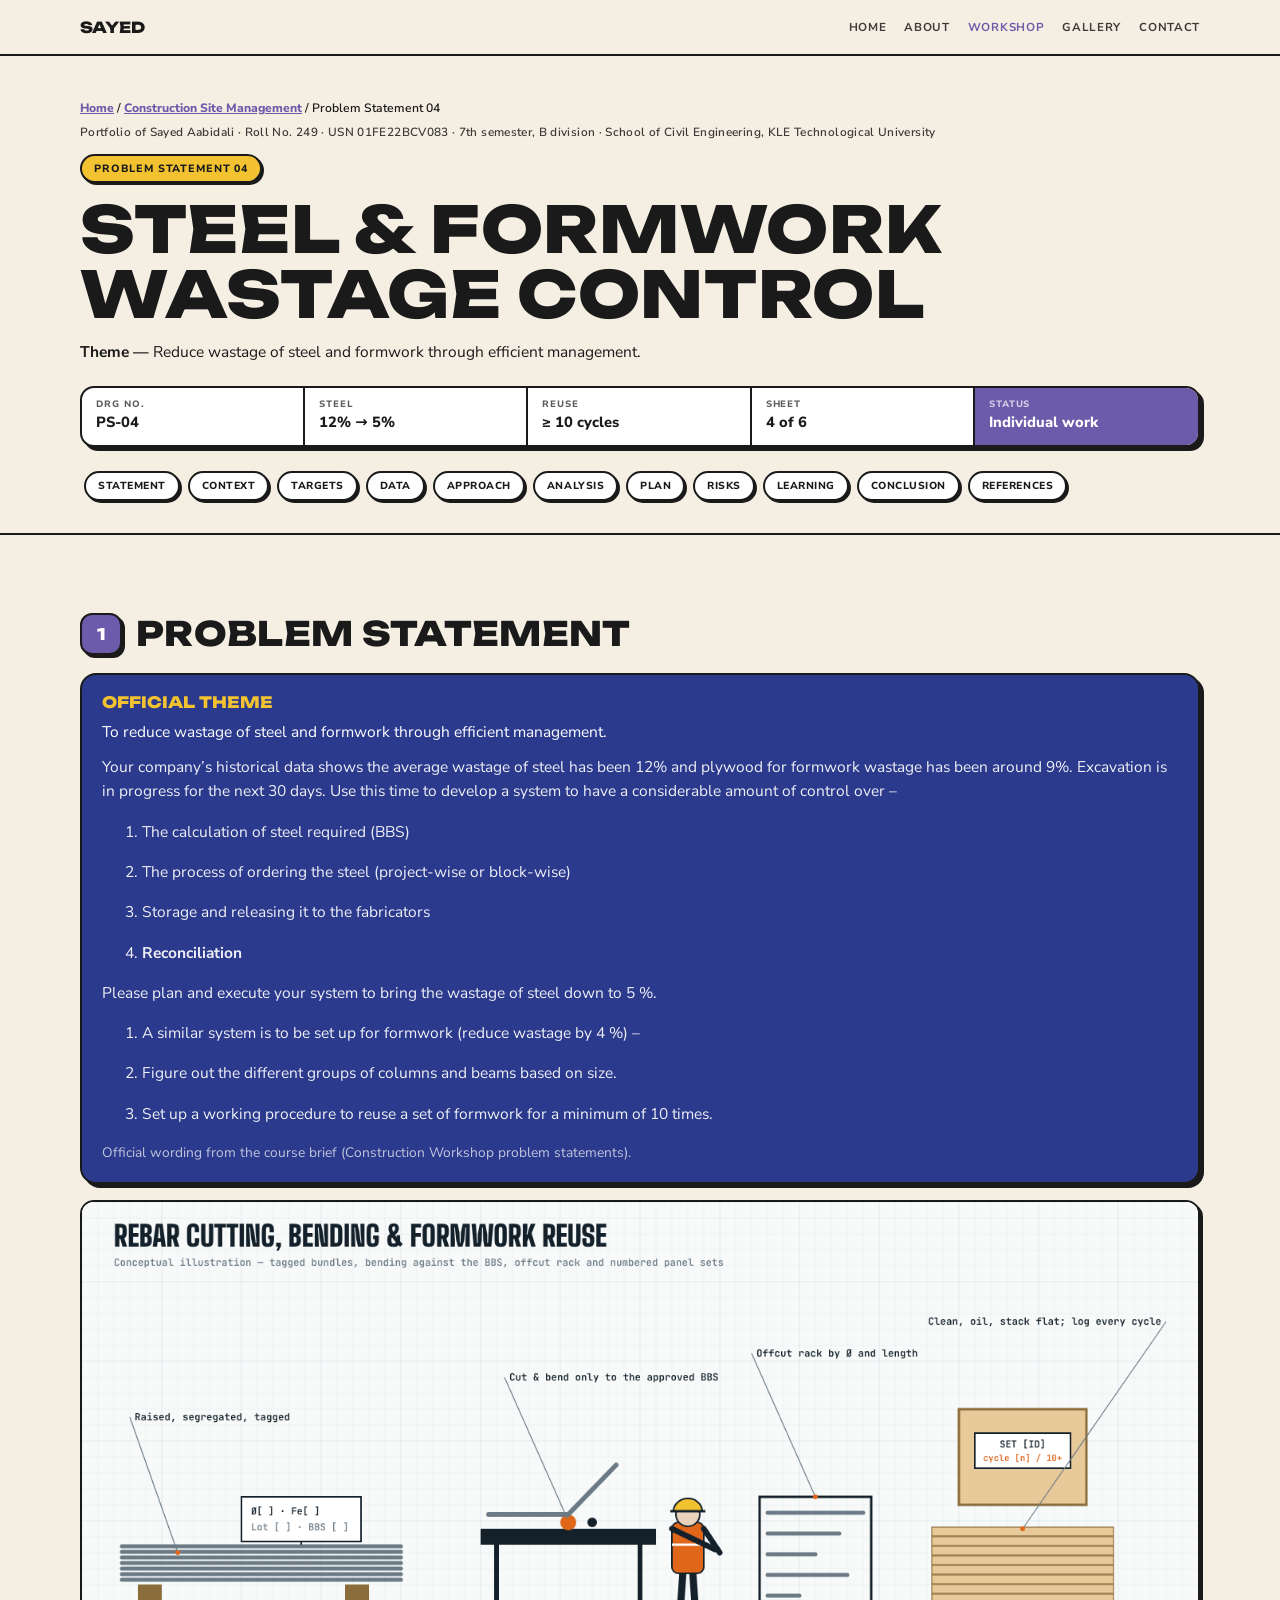
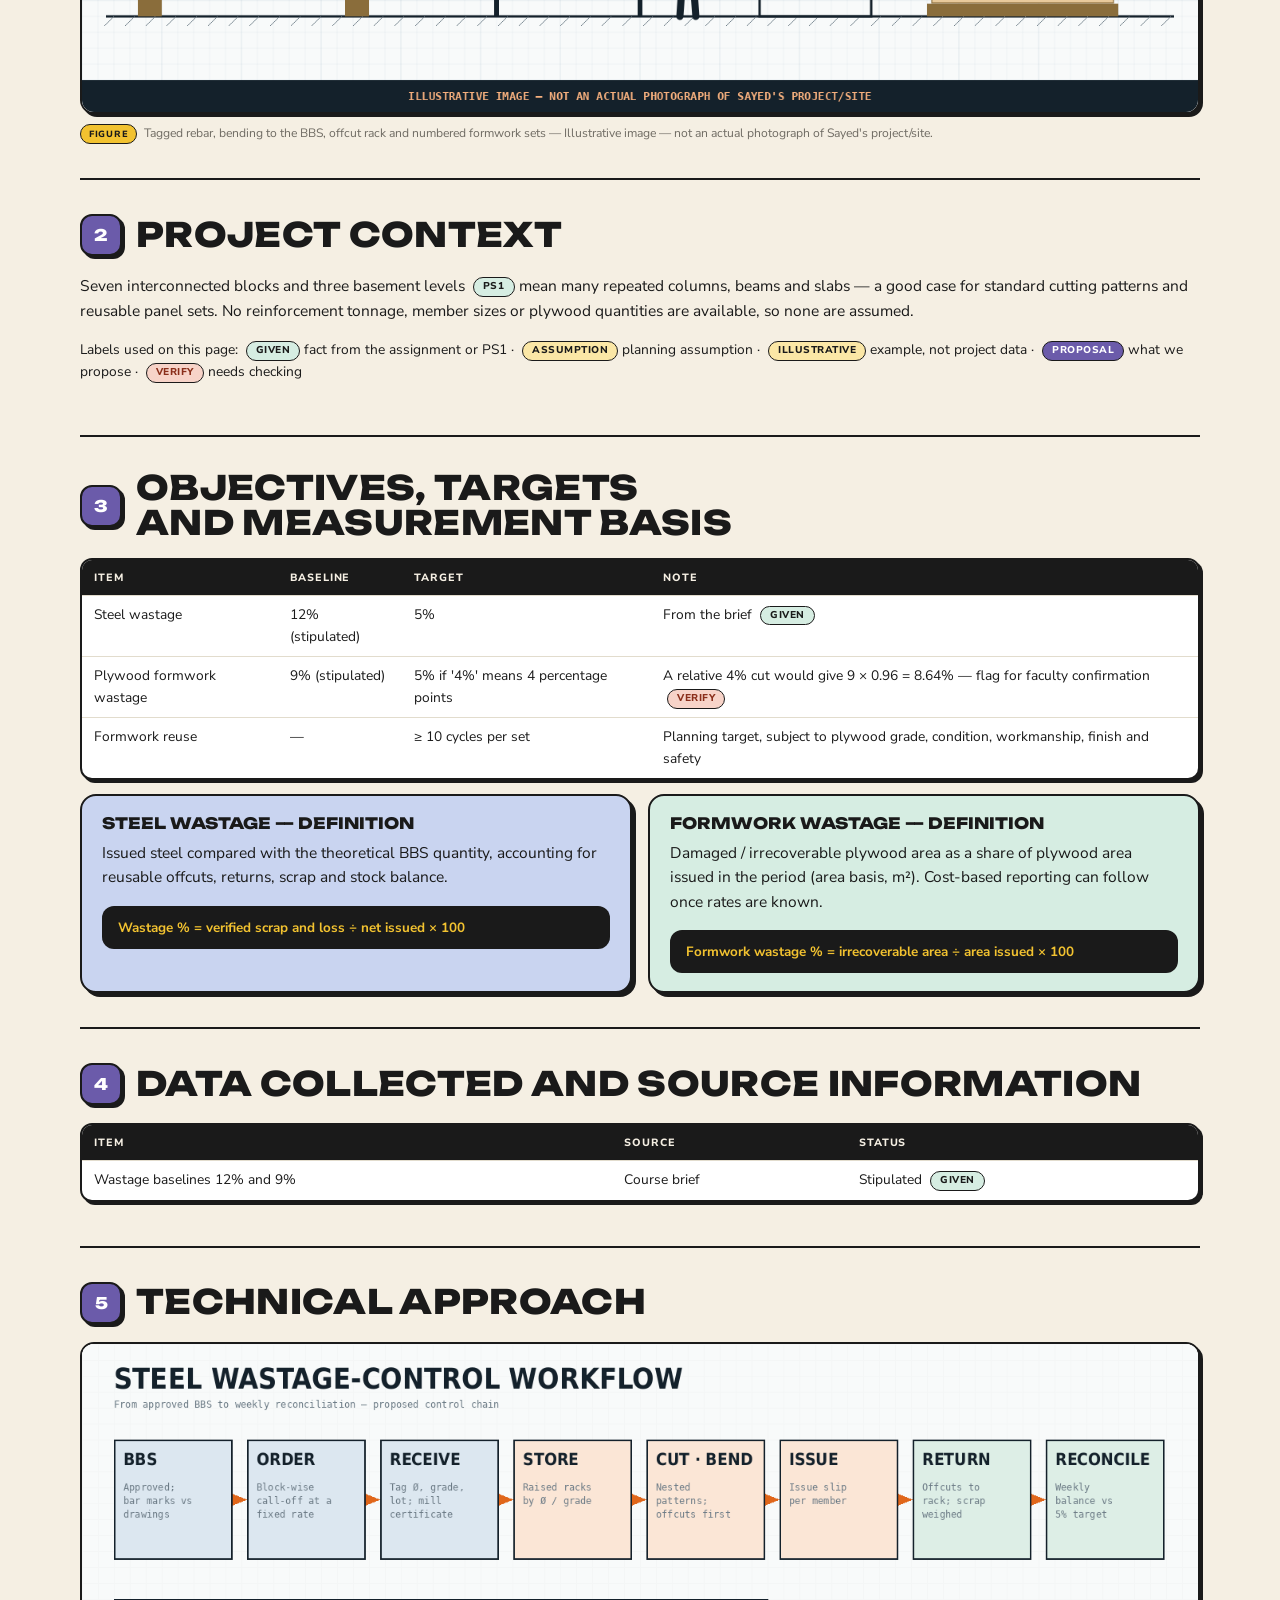
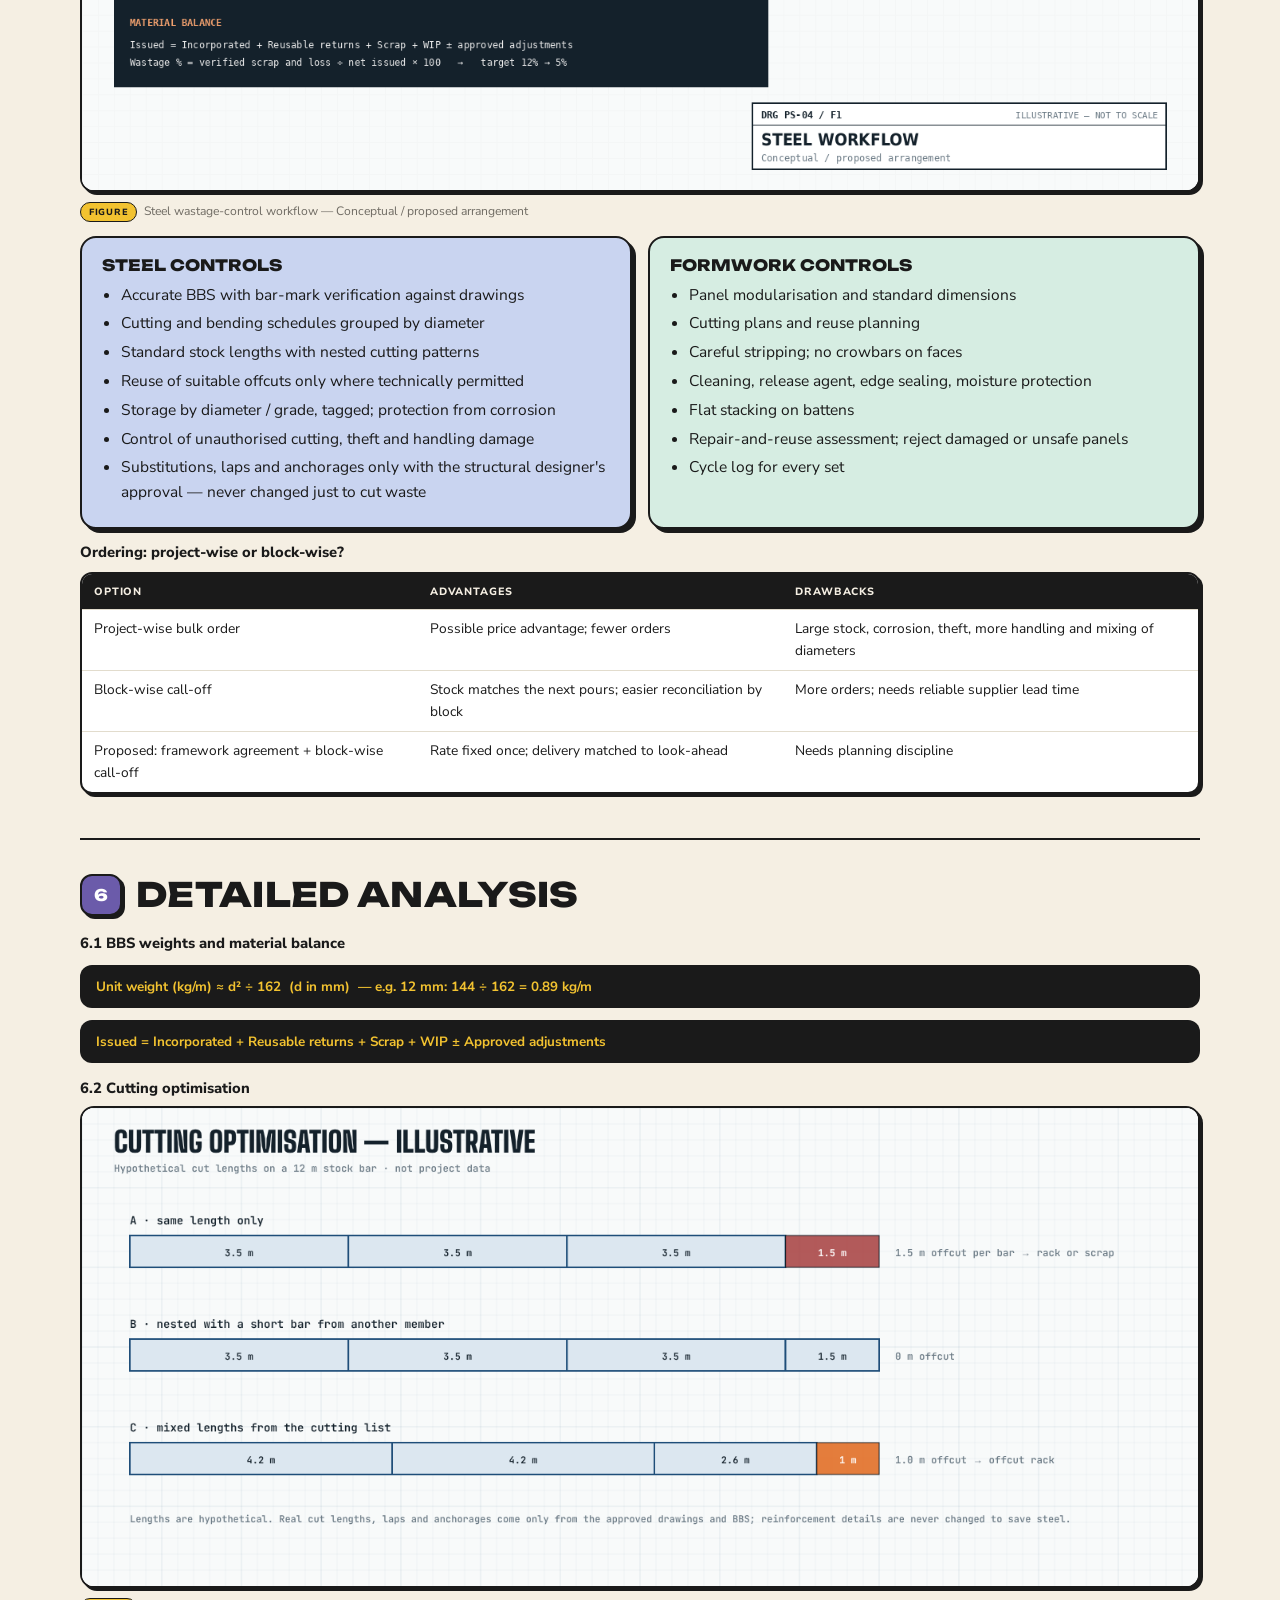
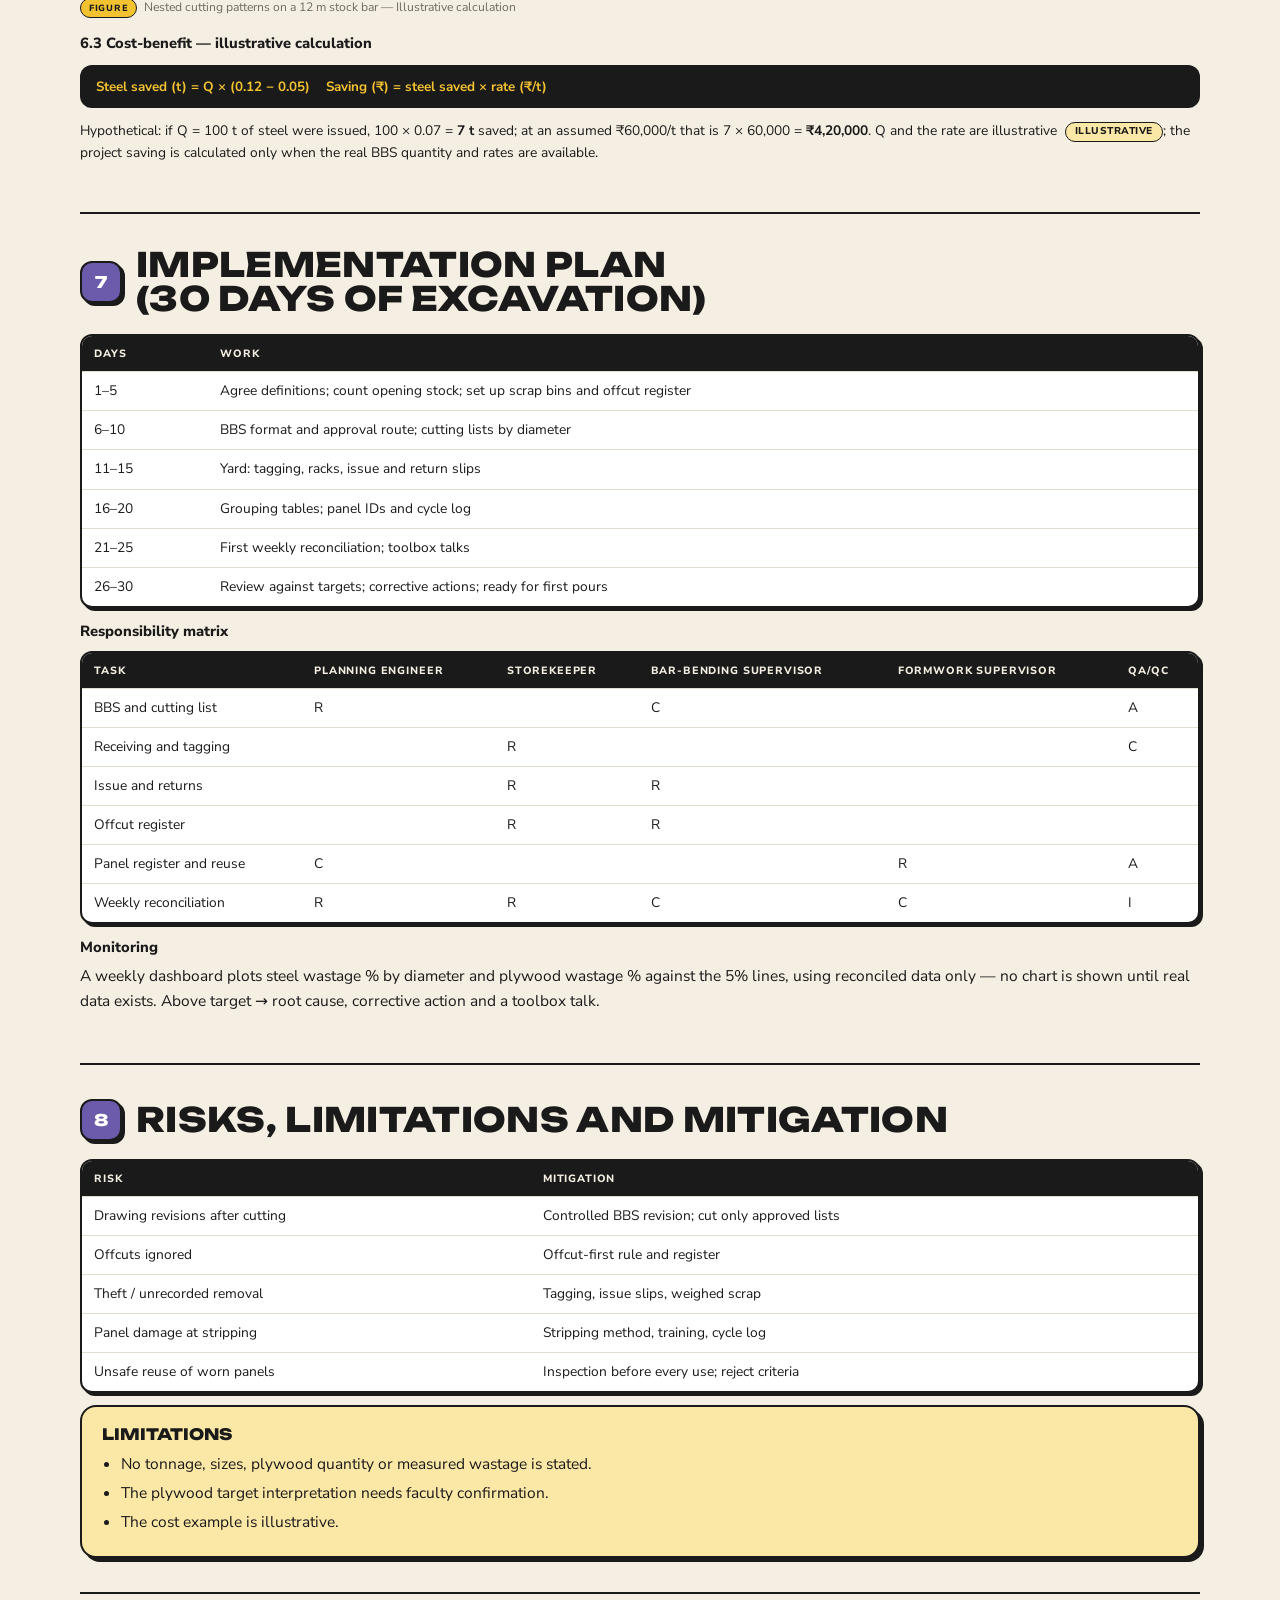
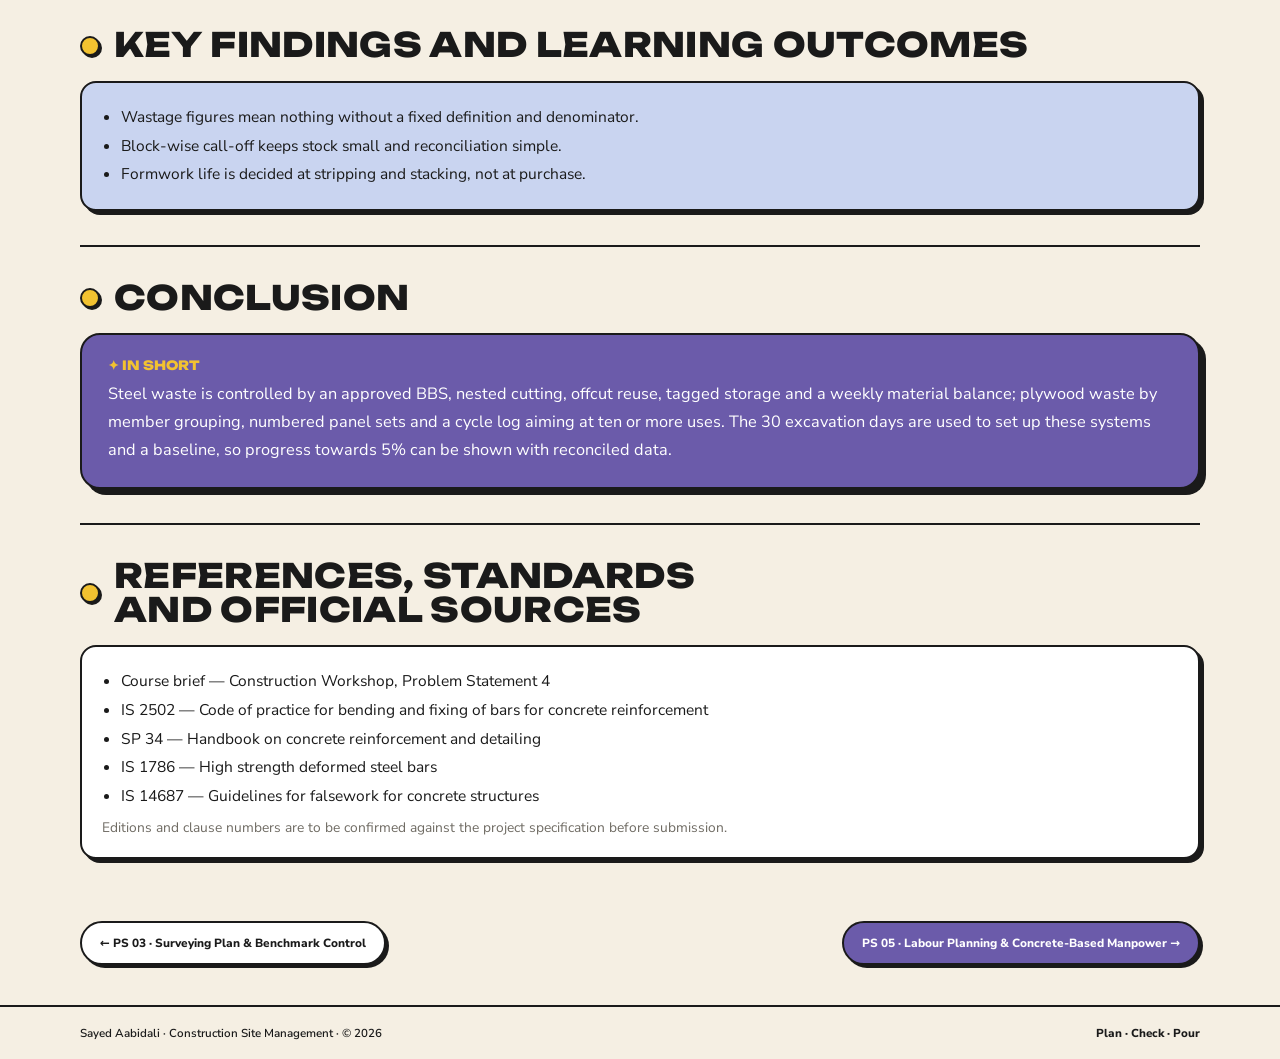
<file: work/ps4.html>
<!DOCTYPE html>
<html lang="en">
<head>
<meta charset="utf-8">
<meta name="viewport" content="width=device-width, initial-scale=1">
<title>PS 04 · Steel &amp; Formwork Wastage Control — Sayed Aabidali</title>
<meta name="description" content="Reduce wastage of steel and formwork through efficient management.">
<link rel="icon" href="data:image/svg+xml,%3Csvg xmlns='http://www.w3.org/2000/svg' viewBox='0 0 32 32'%3E%3Crect x='2' y='2' width='28' height='28' rx='8' fill='%236B5BAA' stroke='%231A1A1A' stroke-width='3'/%3E%3Cpath d='M16 7l2.4 6.6L25 16l-6.6 2.4L16 25l-2.4-6.6L7 16l6.6-2.4z' fill='%23F2C230'/%3E%3C/svg%3E">
<link rel="preconnect" href="https://fonts.googleapis.com"><link rel="preconnect" href="https://fonts.gstatic.com" crossorigin>
<link rel="stylesheet" href="https://fonts.googleapis.com/css2?family=Unbounded:wght@700;800&family=Nunito+Sans:wght@400;600;700;800&display=swap">
<link rel="stylesheet" href="../assets/css/style.css">
</head>
<body>
<header class="topbar"><div class="wrap"><a class="brand" href="../index.html"><span class="mark"></span><span data-fill="firstName">Sayed</span></a><button class="menu-btn" aria-label="Menu" aria-expanded="false">Menu</button><nav class="nav"><a href="../index.html">Home</a><a href="../index.html#about">About</a><a href="../index.html#workshop" class="on">Workshop</a><a href="../index.html#gallery">Gallery</a><a href="../index.html#contact">Contact</a></nav></div></header>
<main>
<div class="ps-band">
<div class="wrap ps-head">
<div class="crumbs"><a href="../index.html">Home</a> / <a href="../index.html#workshop">Construction Site Management</a> / Problem Statement 04</div>
<div class="mono" style="margin-top:8px;color:var(--ink-2)">Portfolio of Sayed Aabidali · Roll No. 249 · USN 01FE22BCV083 · 7th semester, B division · School of Civil Engineering, KLE Technological University</div>
<h1><small>Problem Statement 04</small>Steel &amp; Formwork Wastage Control</h1>
<p class="theme"><b>Theme —</b> Reduce wastage of steel and formwork through efficient management.</p>
<div class="titleblock"><div><label>Drg no.</label><span>PS-04</span></div><div><label>Steel</label><span>12% → 5%</span></div><div><label>Reuse</label><span>≥ 10 cycles</span></div><div><label>Sheet</label><span>4 of 6</span></div><div><label>Status</label><span>Individual work</span></div></div>
<div class="toc"><a href="#statement">Statement</a><a href="#context">Context</a><a href="#objectives">Targets</a><a href="#data">Data</a><a href="#approach">Approach</a><a href="#analysis">Analysis</a><a href="#plan">Plan</a><a href="#risks">Risks</a><a href="#learning">Learning</a><a href="#conclusion">Conclusion</a><a href="#refs">References</a></div>
</div>
</div>
<div class="wrap ps-body">
<section class="rv" id="statement"><div class="sec-head"><span class="no">1</span><h2>Problem statement</h2></div><div class="card ink"><h4 style="color:#F6B07E">Official theme</h4><p style="margin:0 0 10px">To reduce wastage of steel and formwork through efficient management.</p>
<div style="opacity:.92"><p>Your company’s historical data shows the average wastage of steel has
been 12% and plywood for formwork wastage has been around 9%. Excavation
is in progress for the next 30 days. Use this time to develop a system
to have a considerable amount of control over –</p>
<ol type="1">
<li><p>The calculation of steel required (BBS)</p></li>
<li><p>The process of ordering the steel (project-wise or
block-wise)</p></li>
<li><p>Storage and releasing it to the fabricators</p></li>
<li><p><strong>Reconciliation</strong></p></li>
</ol>
<p>Please plan and execute your system to bring the wastage of steel
down to 5 %.</p>
<ol type="1">
<li><p>A similar system is to be set up for formwork (reduce wastage by
4 %) –</p></li>
<li><p>Figure out the different groups of columns and beams based on
size.</p></li>
<li><p>Set up a working procedure to reuse a set of formwork for a
minimum of 10 times.</p></li>
</ol></div><p class="small" style="opacity:.7;margin:10px 0 0">Official wording from the course brief (Construction Workshop problem statements).</p></div><div style="margin-top:16px"><div class="slot"><figure class="ph contain" data-label="Tagged rebar, bending to the BBS, offcut rack and numbered formwork sets — Illustrative image — not an actual photograph of Sayed's project/site." data-src="../images/ps4/illustration-rebar-formwork.png"></figure><div class="cap"><span class="tag ok">FIGURE</span> Tagged rebar, bending to the BBS, offcut rack and numbered formwork sets — Illustrative image — not an actual photograph of Sayed's project/site.</div></div></div></section><section class="rv" id="context"><div class="sec-head"><span class="no">2</span><h2>Project context</h2></div>
<p>Seven interconnected blocks and three basement levels <span class="pill g">PS1</span> mean many repeated columns, beams and slabs — a good case for standard cutting patterns and reusable panel sets.
No reinforcement tonnage, member sizes or plywood quantities are available, so none are assumed.</p>
<p class="small" style="margin:6px 0 18px">Labels used on this page: <span class="pill g">given</span> fact from the assignment or PS1 · <span class="pill a">assumption</span> planning assumption · <span class="pill a">illustrative</span> example, not project data · <span class="pill b">proposal</span> what we propose · <span class="pill r">verify</span> needs checking</p></section><section class="rv" id="objectives"><div class="sec-head"><span class="no">3</span><h2>Objectives, targets and measurement basis</h2></div>
<div class="tbl-wrap"><table><thead><tr><th class="">Item</th><th class="">Baseline</th><th class="">Target</th><th class="">Note</th></tr></thead><tbody><tr><td class="">Steel wastage</td><td class="">12% (stipulated)</td><td class="">5%</td><td class="">From the brief <span class="pill g">given</span></td></tr><tr><td class="">Plywood formwork wastage</td><td class="">9% (stipulated)</td><td class="">5% if '4%' means 4 percentage points</td><td class="">A relative 4% cut would give 9 × 0.96 = 8.64% — flag for faculty confirmation <span class="pill r">verify</span></td></tr><tr><td class="">Formwork reuse</td><td class="">—</td><td class="">≥ 10 cycles per set</td><td class="">Planning target, subject to plywood grade, condition, workmanship, finish and safety</td></tr></tbody></table></div>
<div class="grid g2" style="margin-top:14px">
<div class="card blue"><h4>Steel wastage — definition</h4><p>Issued steel compared with the theoretical BBS quantity, accounting for reusable offcuts, returns, scrap and stock balance.</p><div class="eq">Wastage % = verified scrap and loss ÷ net issued × 100</div></div>
<div class="card green"><h4>Formwork wastage — definition</h4><p>Damaged / irrecoverable plywood area as a share of plywood area issued in the period (area basis, m²). Cost-based reporting can follow once rates are known.</p><div class="eq">Formwork wastage % = irrecoverable area ÷ area issued × 100</div></div>
</div></section><section class="rv" id="data"><div class="sec-head"><span class="no">4</span><h2>Data collected and source information</h2></div>
<div class="tbl-wrap"><table><thead><tr><th class="">Item</th><th class="">Source</th><th class="">Status</th></tr></thead><tbody><tr><td class="">Wastage baselines 12% and 9%</td><td class="">Course brief</td><td class="">Stipulated <span class="pill g">given</span></td></tr></tbody></table></div></section><section class="rv" id="approach"><div class="sec-head"><span class="no">5</span><h2>Technical approach</h2></div>
<div class="slot"><figure class="ph contain" data-label="Steel wastage-control workflow — Conceptual / proposed arrangement" data-src="../images/ps4/steel-workflow.png"></figure><div class="cap"><span class="tag ok">FIGURE</span> Steel wastage-control workflow — Conceptual / proposed arrangement</div></div>
<div class="grid g2" style="margin-top:14px">
<div class="card blue"><h4>Steel controls</h4><ul class="tight"><li>Accurate BBS with bar-mark verification against drawings</li><li>Cutting and bending schedules grouped by diameter</li><li>Standard stock lengths with nested cutting patterns</li><li>Reuse of suitable offcuts only where technically permitted</li><li>Storage by diameter / grade, tagged; protection from corrosion</li><li>Control of unauthorised cutting, theft and handling damage</li><li>Substitutions, laps and anchorages only with the structural designer's approval — never changed just to cut waste</li></ul></div>
<div class="card green"><h4>Formwork controls</h4><ul class="tight"><li>Panel modularisation and standard dimensions</li><li>Cutting plans and reuse planning</li><li>Careful stripping; no crowbars on faces</li><li>Cleaning, release agent, edge sealing, moisture protection</li><li>Flat stacking on battens</li><li>Repair-and-reuse assessment; reject damaged or unsafe panels</li><li>Cycle log for every set</li></ul></div>
</div>
<h4 style="margin-top:14px">Ordering: project-wise or block-wise?</h4>
<div class="tbl-wrap"><table><thead><tr><th class="">Option</th><th class="">Advantages</th><th class="">Drawbacks</th></tr></thead><tbody><tr><td class="">Project-wise bulk order</td><td class="">Possible price advantage; fewer orders</td><td class="">Large stock, corrosion, theft, more handling and mixing of diameters</td></tr><tr><td class="">Block-wise call-off</td><td class="">Stock matches the next pours; easier reconciliation by block</td><td class="">More orders; needs reliable supplier lead time</td></tr><tr><td class="">Proposed: framework agreement + block-wise call-off</td><td class="">Rate fixed once; delivery matched to look-ahead</td><td class="">Needs planning discipline</td></tr></tbody></table></div></section><section class="rv" id="analysis"><div class="sec-head"><span class="no">6</span><h2>Detailed analysis</h2></div>
<h4>6.1 BBS weights and material balance</h4><div class="eq">Unit weight (kg/m) ≈ d² ÷ 162  (d in mm)  — e.g. 12 mm: 144 ÷ 162 = 0.89 kg/m</div>
<div class="eq">Issued = Incorporated + Reusable returns + Scrap + WIP ± Approved adjustments</div>
<h4 style="margin-top:16px">6.2 Cutting optimisation</h4>
<div class="slot"><figure class="ph contain" data-label="Nested cutting patterns on a 12 m stock bar — Illustrative calculation" data-src="../images/ps4/cutting-optimisation.png"></figure><div class="cap"><span class="tag ok">FIGURE</span> Nested cutting patterns on a 12 m stock bar — Illustrative calculation</div></div>
<h4 style="margin-top:16px">6.3 Cost-benefit — illustrative calculation</h4>
<div class="eq">Steel saved (t) = Q × (0.12 − 0.05)    Saving (₹) = steel saved × rate (₹/t)</div>
<p class="small">Hypothetical: if Q = 100 t of steel were issued, 100 × 0.07 = <b>7 t</b> saved; at an assumed ₹60,000/t that is 7 × 60,000 = <b>₹4,20,000</b>. Q and the rate are illustrative <span class="pill a">illustrative</span>; the project saving is calculated only when the real BBS quantity and rates are available.</p></section><section class="rv" id="plan"><div class="sec-head"><span class="no">7</span><h2>Implementation plan (30 days of excavation)</h2></div>
<div class="tbl-wrap"><table><thead><tr><th class="">Days</th><th class="">Work</th></tr></thead><tbody><tr><td class="">1–5</td><td class="">Agree definitions; count opening stock; set up scrap bins and offcut register</td></tr><tr><td class="">6–10</td><td class="">BBS format and approval route; cutting lists by diameter</td></tr><tr><td class="">11–15</td><td class="">Yard: tagging, racks, issue and return slips</td></tr><tr><td class="">16–20</td><td class="">Grouping tables; panel IDs and cycle log</td></tr><tr><td class="">21–25</td><td class="">First weekly reconciliation; toolbox talks</td></tr><tr><td class="">26–30</td><td class="">Review against targets; corrective actions; ready for first pours</td></tr></tbody></table></div>
<h4 style="margin-top:14px">Responsibility matrix</h4>
<div class="tbl-wrap"><table><thead><tr><th class="">Task</th><th class="">Planning engineer</th><th class="">Storekeeper</th><th class="">Bar-bending supervisor</th><th class="">Formwork supervisor</th><th class="">QA/QC</th></tr></thead><tbody><tr><td class="">BBS and cutting list</td><td class="">R</td><td class=""></td><td class="">C</td><td class=""></td><td class="">A</td></tr><tr><td class="">Receiving and tagging</td><td class=""></td><td class="">R</td><td class=""></td><td class=""></td><td class="">C</td></tr><tr><td class="">Issue and returns</td><td class=""></td><td class="">R</td><td class="">R</td><td class=""></td><td class=""></td></tr><tr><td class="">Offcut register</td><td class=""></td><td class="">R</td><td class="">R</td><td class=""></td><td class=""></td></tr><tr><td class="">Panel register and reuse</td><td class="">C</td><td class=""></td><td class=""></td><td class="">R</td><td class="">A</td></tr><tr><td class="">Weekly reconciliation</td><td class="">R</td><td class="">R</td><td class="">C</td><td class="">C</td><td class="">I</td></tr></tbody></table></div>
<h4 style="margin-top:14px">Monitoring</h4>
<p>A weekly dashboard plots steel wastage % by diameter and plywood wastage % against the 5% lines, using reconciled data only — no chart is shown until real data exists. Above target → root cause, corrective action and a toolbox talk.</p></section><section class="rv" id="risks"><div class="sec-head"><span class="no">8</span><h2>Risks, limitations and mitigation</h2></div>
<div class="tbl-wrap"><table><thead><tr><th class="">Risk</th><th class="">Mitigation</th></tr></thead><tbody><tr><td class="">Drawing revisions after cutting</td><td class="">Controlled BBS revision; cut only approved lists</td></tr><tr><td class="">Offcuts ignored</td><td class="">Offcut-first rule and register</td></tr><tr><td class="">Theft / unrecorded removal</td><td class="">Tagging, issue slips, weighed scrap</td></tr><tr><td class="">Panel damage at stripping</td><td class="">Stripping method, training, cycle log</td></tr><tr><td class="">Unsafe reuse of worn panels</td><td class="">Inspection before every use; reject criteria</td></tr></tbody></table></div>
<div class="card orange" style="margin-top:12px"><h4>Limitations</h4><ul class="tight"><li>No tonnage, sizes, plywood quantity or measured wastage is stated.</li><li>The plywood target interpretation needs faculty confirmation.</li><li>The cost example is illustrative.</li></ul></div></section><section class="rv" id="learning"><div class="sec-head"><span class="no"></span><h2>Key findings and learning outcomes</h2></div><div class="card blue"><ul class="tight"><li>Wastage figures mean nothing without a fixed definition and denominator.</li><li>Block-wise call-off keeps stock small and reconciliation simple.</li><li>Formwork life is decided at stripping and stacking, not at purchase.</li></ul></div></section><section class="rv" id="conclusion"><div class="sec-head"><span class="no"></span><h2>Conclusion</h2></div><div class="callout">Steel waste is controlled by an approved BBS, nested cutting, offcut reuse, tagged storage and a weekly material balance; plywood waste by member grouping, numbered panel sets and a cycle log aiming at ten or more uses.
The 30 excavation days are used to set up these systems and a baseline, so progress towards 5% can be shown with reconciled data.</div></section><section class="rv" id="refs"><div class="sec-head"><span class="no"></span><h2>References, standards and official sources</h2></div><div class="card"><ul class="tight"><li>Course brief — Construction Workshop, Problem Statement 4</li><li>IS 2502 — Code of practice for bending and fixing of bars for concrete reinforcement</li><li>SP 34 — Handbook on concrete reinforcement and detailing</li><li>IS 1786 — High strength deformed steel bars</li><li>IS 14687 — Guidelines for falsework for concrete structures</li></ul><p class="small muted" style="margin:8px 0 0">Editions and clause numbers are to be confirmed against the project specification before submission.</p></div></section>
<div class="pager"><a href="ps3.html">← PS 03 · Surveying Plan &amp; Benchmark Control</a><a href="ps5.html">PS 05 · Labour Planning &amp; Concrete-Based Manpower →</a></div>
</div>

</main>
<footer><div class="wrap"><span><span data-fill="fullName">Sayed Aabidali</span> · Construction Site Management · © <span data-year></span></span><span class="y">Plan · Check · Pour</span></div></footer>
<script src="../assets/js/config.js"></script>
<script src="../assets/js/site.js"></script>
</body>
</html>
</file>
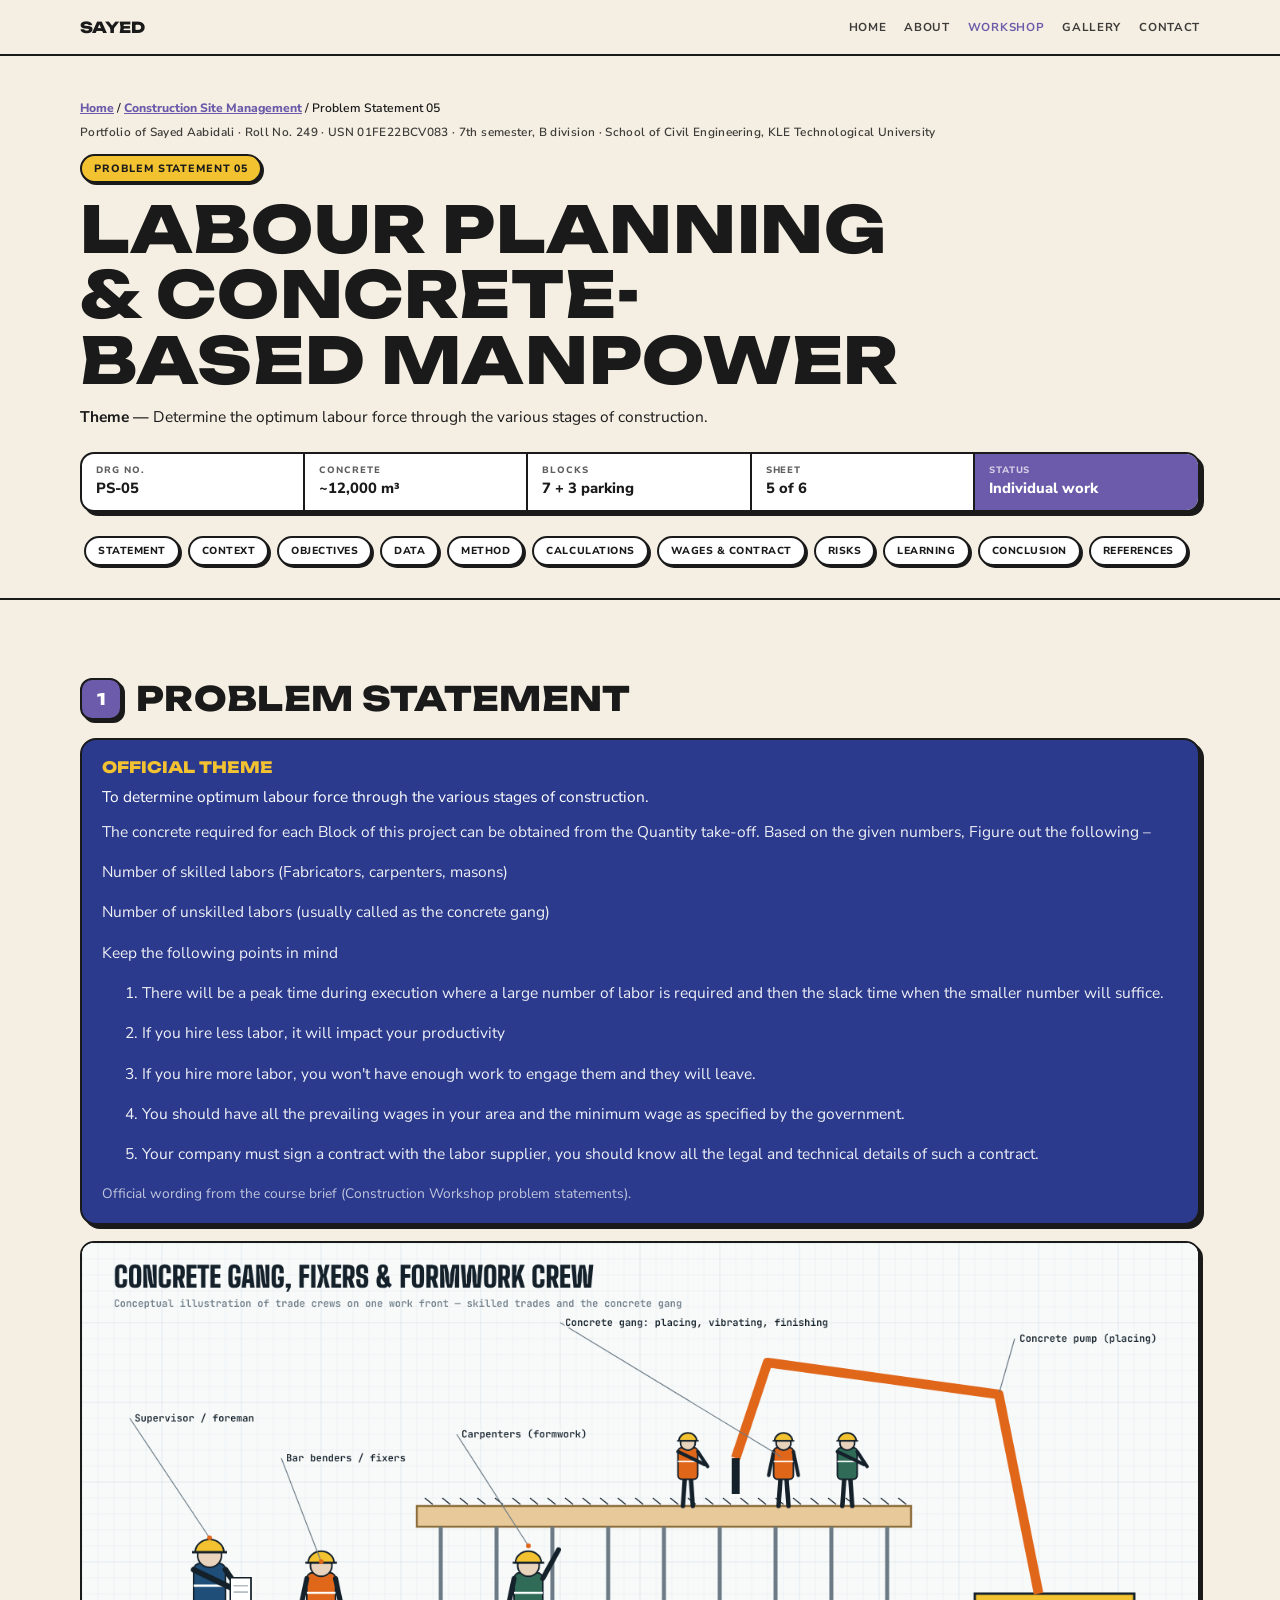
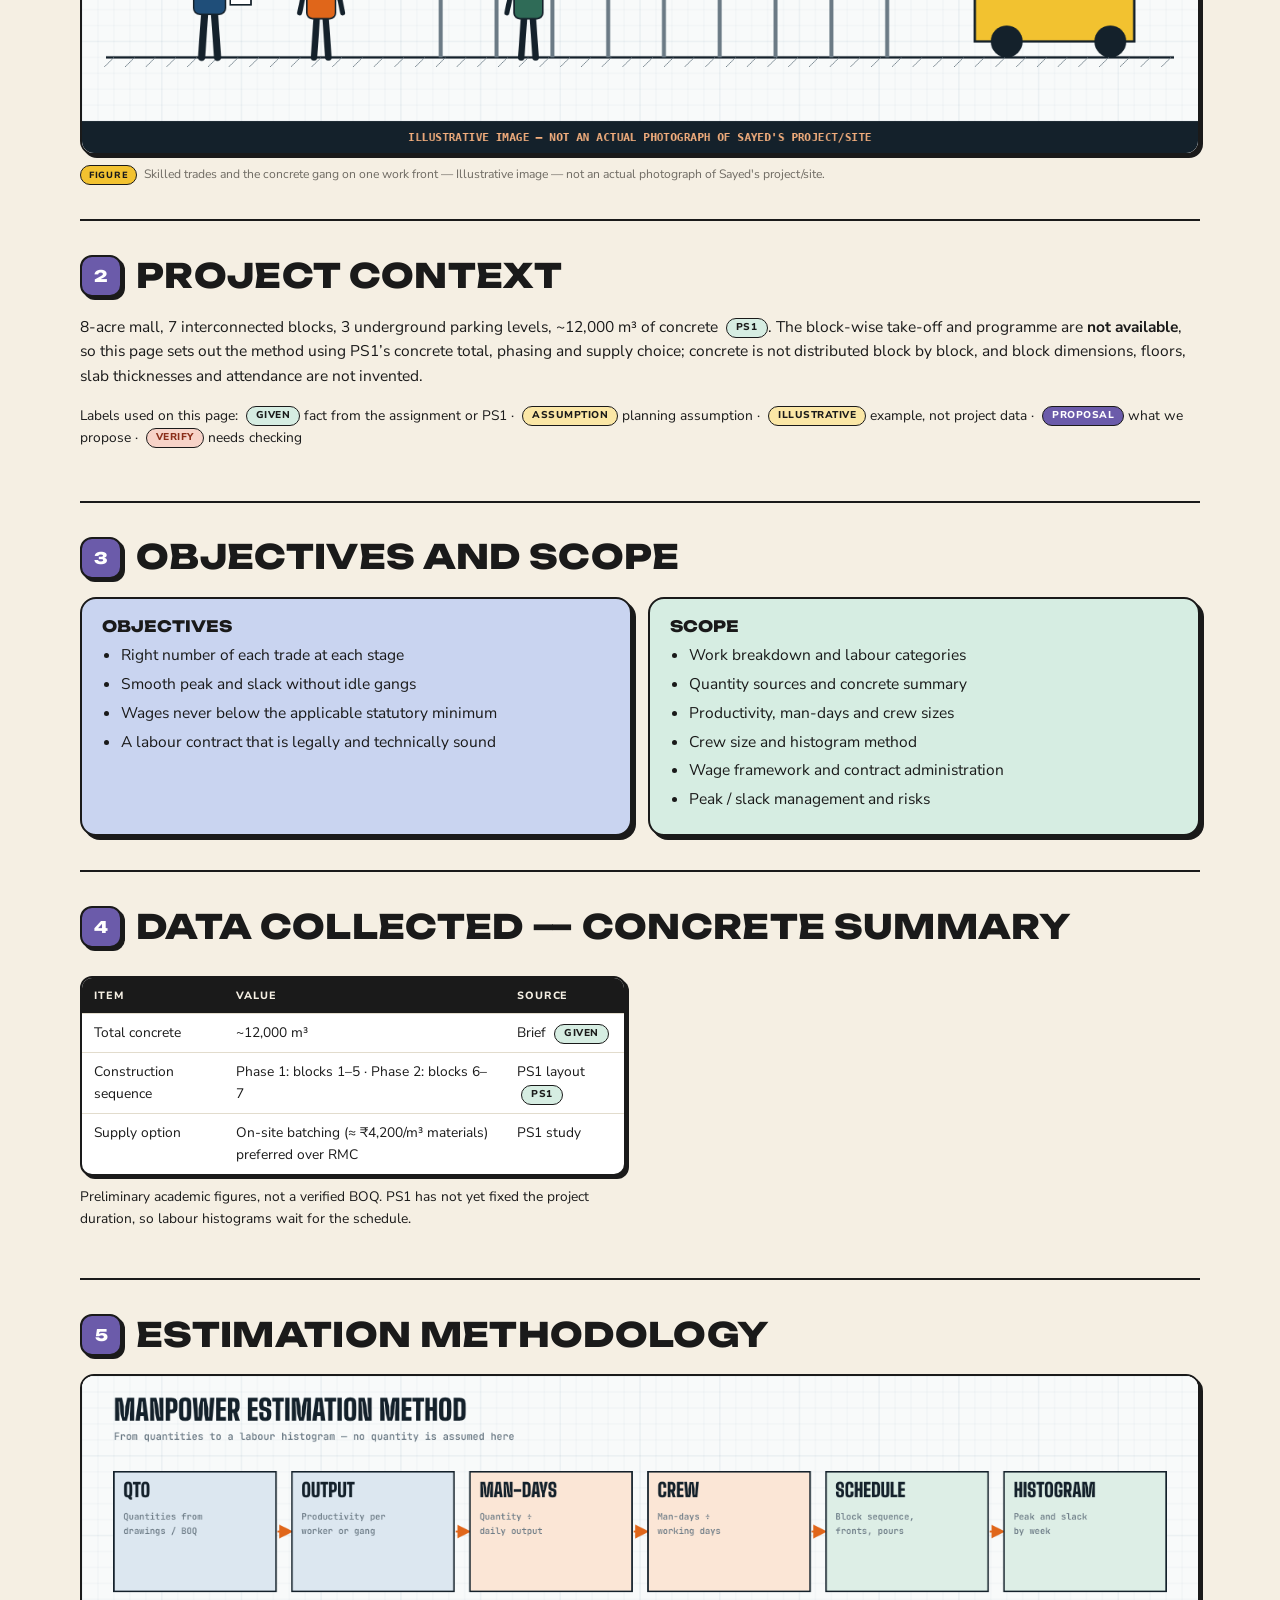
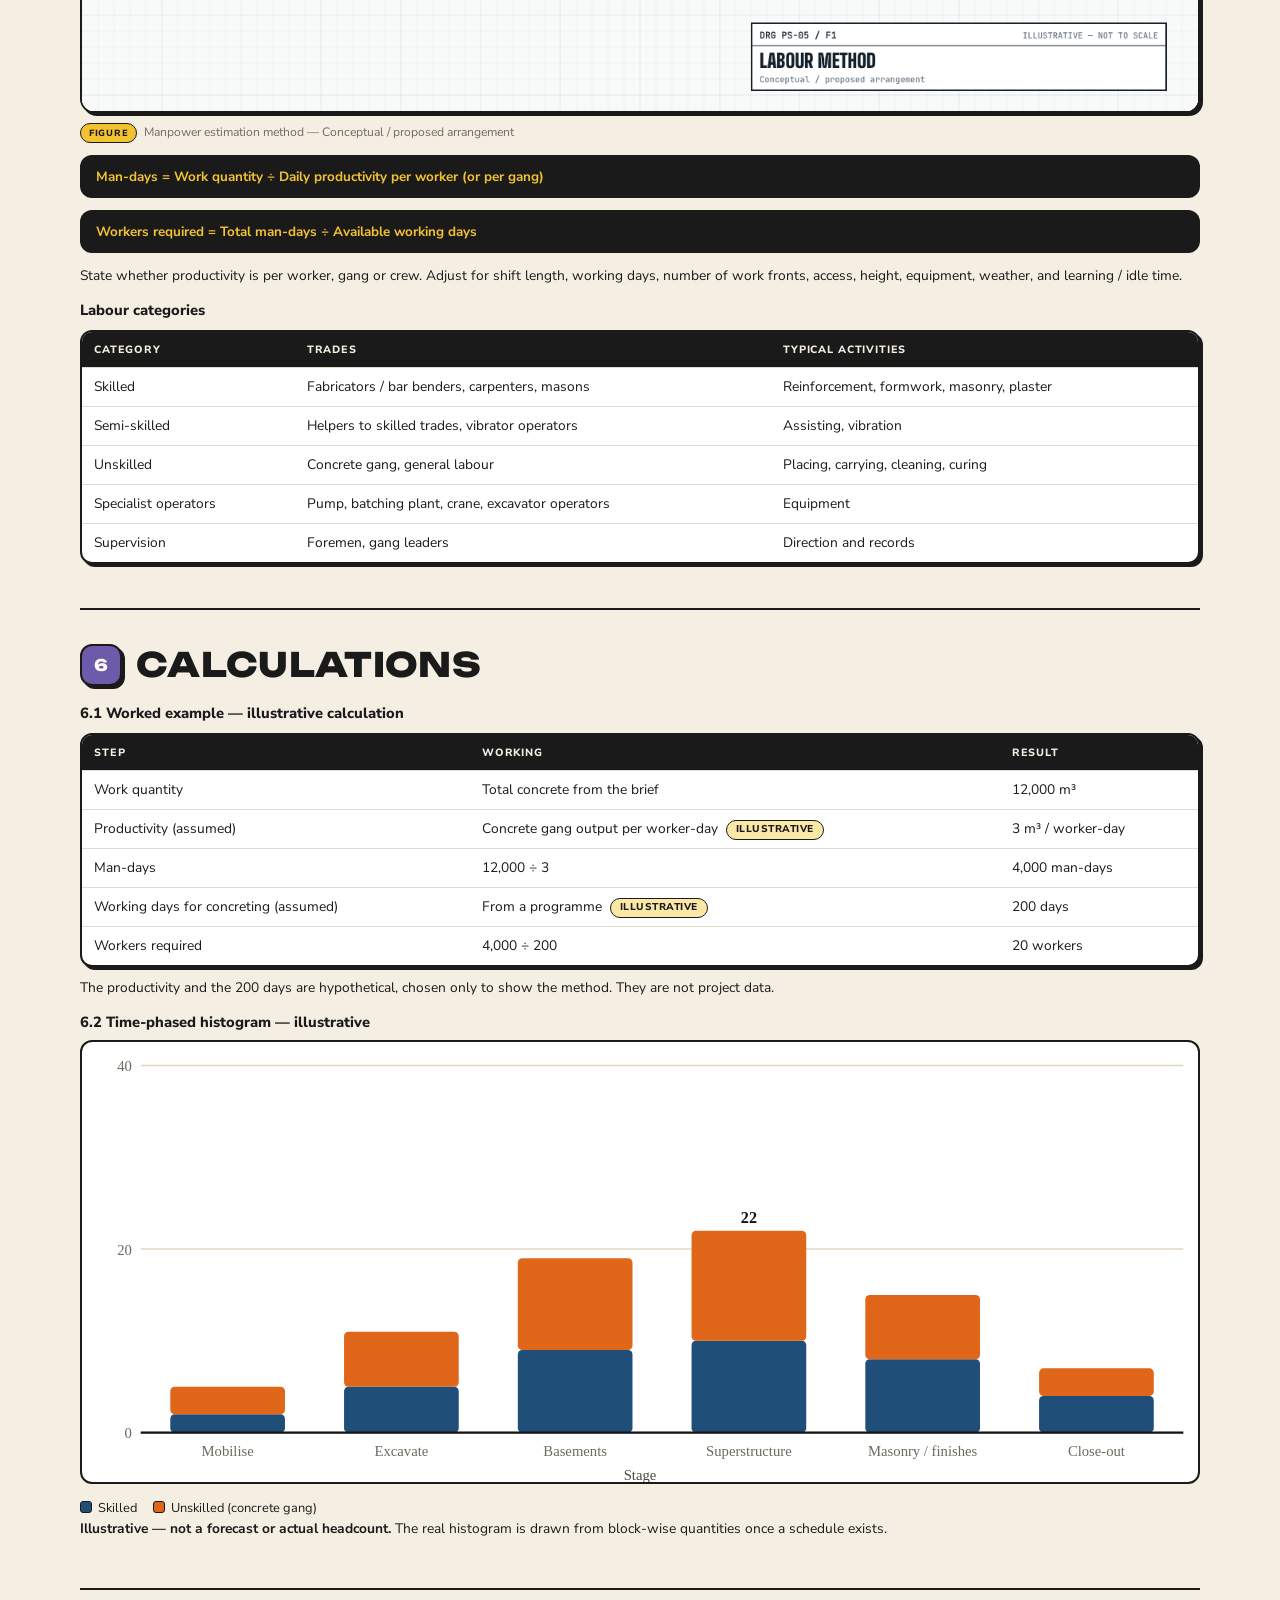
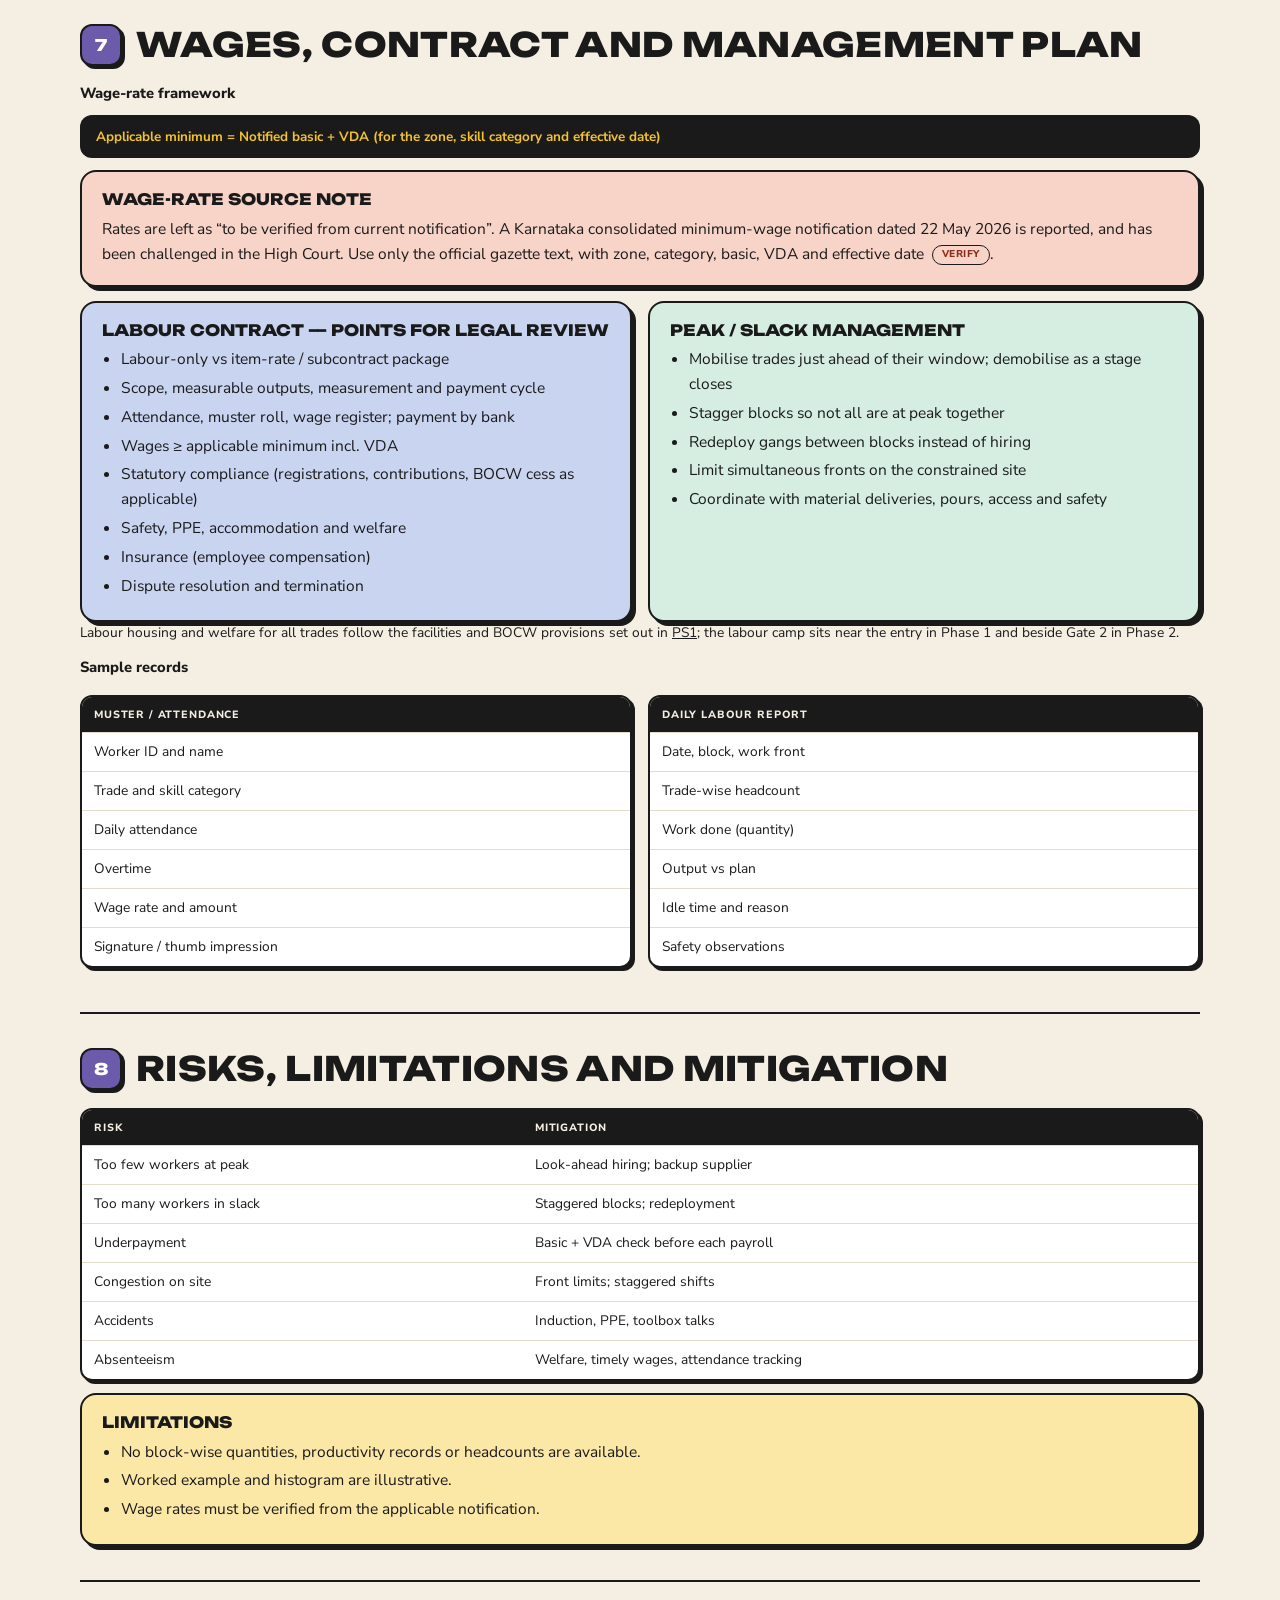
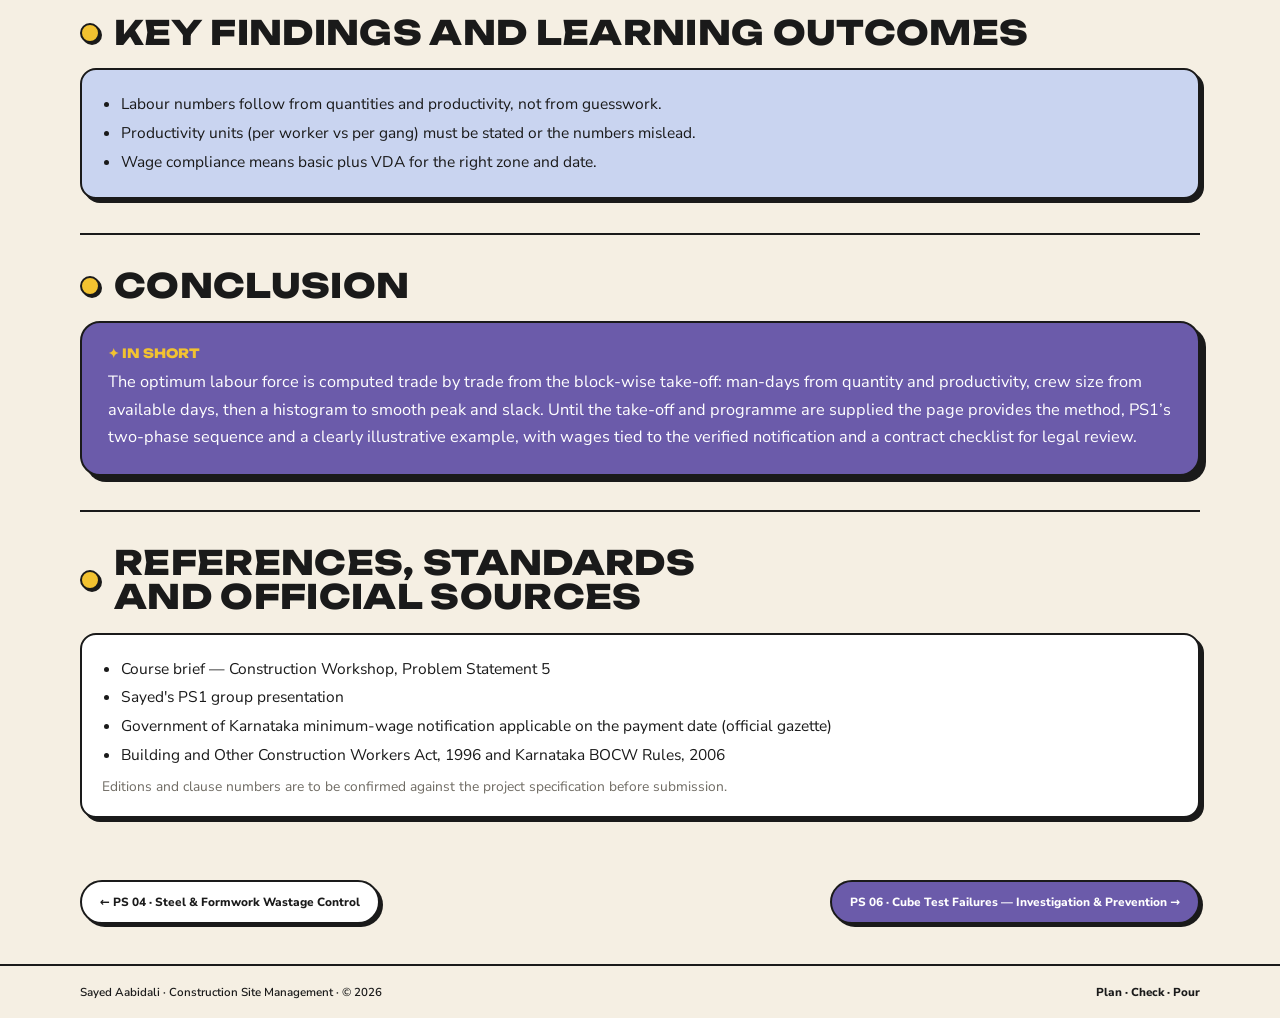
<file: work/ps5.html>
<!DOCTYPE html>
<html lang="en">
<head>
<meta charset="utf-8">
<meta name="viewport" content="width=device-width, initial-scale=1">
<title>PS 05 · Labour Planning &amp; Concrete-Based Manpower — Sayed Aabidali</title>
<meta name="description" content="Determine the optimum labour force through the various stages of construction.">
<link rel="icon" href="data:image/svg+xml,%3Csvg xmlns='http://www.w3.org/2000/svg' viewBox='0 0 32 32'%3E%3Crect x='2' y='2' width='28' height='28' rx='8' fill='%236B5BAA' stroke='%231A1A1A' stroke-width='3'/%3E%3Cpath d='M16 7l2.4 6.6L25 16l-6.6 2.4L16 25l-2.4-6.6L7 16l6.6-2.4z' fill='%23F2C230'/%3E%3C/svg%3E">
<link rel="preconnect" href="https://fonts.googleapis.com"><link rel="preconnect" href="https://fonts.gstatic.com" crossorigin>
<link rel="stylesheet" href="https://fonts.googleapis.com/css2?family=Unbounded:wght@700;800&family=Nunito+Sans:wght@400;600;700;800&display=swap">
<link rel="stylesheet" href="../assets/css/style.css">
</head>
<body>
<header class="topbar"><div class="wrap"><a class="brand" href="../index.html"><span class="mark"></span><span data-fill="firstName">Sayed</span></a><button class="menu-btn" aria-label="Menu" aria-expanded="false">Menu</button><nav class="nav"><a href="../index.html">Home</a><a href="../index.html#about">About</a><a href="../index.html#workshop" class="on">Workshop</a><a href="../index.html#gallery">Gallery</a><a href="../index.html#contact">Contact</a></nav></div></header>
<main>
<div class="ps-band">
<div class="wrap ps-head">
<div class="crumbs"><a href="../index.html">Home</a> / <a href="../index.html#workshop">Construction Site Management</a> / Problem Statement 05</div>
<div class="mono" style="margin-top:8px;color:var(--ink-2)">Portfolio of Sayed Aabidali · Roll No. 249 · USN 01FE22BCV083 · 7th semester, B division · School of Civil Engineering, KLE Technological University</div>
<h1><small>Problem Statement 05</small>Labour Planning &amp; Concrete-Based Manpower</h1>
<p class="theme"><b>Theme —</b> Determine the optimum labour force through the various stages of construction.</p>
<div class="titleblock"><div><label>Drg no.</label><span>PS-05</span></div><div><label>Concrete</label><span>~12,000 m³</span></div><div><label>Blocks</label><span>7 + 3 parking</span></div><div><label>Sheet</label><span>5 of 6</span></div><div><label>Status</label><span>Individual work</span></div></div>
<div class="toc"><a href="#statement">Statement</a><a href="#context">Context</a><a href="#objectives">Objectives</a><a href="#data">Data</a><a href="#approach">Method</a><a href="#analysis">Calculations</a><a href="#plan">Wages &amp; contract</a><a href="#risks">Risks</a><a href="#learning">Learning</a><a href="#conclusion">Conclusion</a><a href="#refs">References</a></div>
</div>
</div>
<div class="wrap ps-body">
<section class="rv" id="statement"><div class="sec-head"><span class="no">1</span><h2>Problem statement</h2></div><div class="card ink"><h4 style="color:#F6B07E">Official theme</h4><p style="margin:0 0 10px">To determine optimum labour force through the various stages of construction.</p>
<div style="opacity:.92"><p>The concrete required for each Block of this project can be obtained
from the Quantity take-off. Based on the given numbers, Figure out the
following –</p>
<p>Number of skilled labors (Fabricators, carpenters, masons)</p>
<p>Number of unskilled labors (usually called as the concrete gang)</p>
<p>Keep the following points in mind</p>
<ol type="1">
<li><p>There will be a peak time during execution where a large number
of labor is required and then the slack time when the smaller number
will suffice.</p></li>
<li><p>If you hire less labor, it will impact your productivity</p></li>
<li><p>If you hire more labor, you won't have enough work to engage them
and they will leave.</p></li>
<li><p>You should have all the prevailing wages in your area and the
minimum wage as specified by the government.</p></li>
<li><p>Your company must sign a contract with the labor supplier, you
should know all the legal and technical details of such a
contract.</p></li>
</ol></div><p class="small" style="opacity:.7;margin:10px 0 0">Official wording from the course brief (Construction Workshop problem statements).</p></div><div style="margin-top:16px"><div class="slot"><figure class="ph contain" data-label="Skilled trades and the concrete gang on one work front — Illustrative image — not an actual photograph of Sayed's project/site." data-src="../images/ps5/illustration-crews.png"></figure><div class="cap"><span class="tag ok">FIGURE</span> Skilled trades and the concrete gang on one work front — Illustrative image — not an actual photograph of Sayed's project/site.</div></div></div></section><section class="rv" id="context"><div class="sec-head"><span class="no">2</span><h2>Project context</h2></div>
<p>8-acre mall, 7 interconnected blocks, 3 underground parking levels, ~12,000 m³ of concrete <span class="pill g">PS1</span>. The block-wise take-off and programme are <b>not available</b>, so this page sets out the method using PS1’s concrete total, phasing and supply choice;
concrete is not distributed block by block, and block dimensions, floors, slab thicknesses and attendance are not invented.</p>
<p class="small" style="margin:6px 0 18px">Labels used on this page: <span class="pill g">given</span> fact from the assignment or PS1 · <span class="pill a">assumption</span> planning assumption · <span class="pill a">illustrative</span> example, not project data · <span class="pill b">proposal</span> what we propose · <span class="pill r">verify</span> needs checking</p></section><section class="rv" id="objectives"><div class="sec-head"><span class="no">3</span><h2>Objectives and scope</h2></div>
<div class="grid g2">
<div class="card blue"><h4>Objectives</h4><ul class="tight"><li>Right number of each trade at each stage</li><li>Smooth peak and slack without idle gangs</li><li>Wages never below the applicable statutory minimum</li><li>A labour contract that is legally and technically sound</li></ul></div>
<div class="card green"><h4>Scope</h4><ul class="tight"><li>Work breakdown and labour categories</li><li>Quantity sources and concrete summary</li><li>Productivity, man-days and crew sizes</li><li>Crew size and histogram method</li><li>Wage framework and contract administration</li><li>Peak / slack management and risks</li></ul></div>
</div></section><section class="rv" id="data"><div class="sec-head"><span class="no">4</span><h2>Data collected — concrete summary</h2></div>
<div class="split"><div>
<div class="tbl-wrap"><table><thead><tr><th class="">Item</th><th class="">Value</th><th class="">Source</th></tr></thead><tbody><tr><td class="">Total concrete</td><td class="">~12,000 m³</td><td class="">Brief <span class="pill g">given</span></td></tr><tr><td class="">Construction sequence</td><td class="">Phase 1: blocks 1–5 · Phase 2: blocks 6–7</td><td class="">PS1 layout <span class="pill g">PS1</span></td></tr><tr><td class="">Supply option</td><td class="">On-site batching (≈ ₹4,200/m³ materials) preferred over RMC</td><td class="">PS1 study</td></tr></tbody></table></div>
<p class="small">Preliminary academic figures, not a verified BOQ. PS1 has not yet fixed the project duration, so labour histograms wait for the schedule.</p>
</div><div>
</div></div></section><section class="rv" id="approach"><div class="sec-head"><span class="no">5</span><h2>Estimation methodology</h2></div>
<div class="slot"><figure class="ph contain" data-label="Manpower estimation method — Conceptual / proposed arrangement" data-src="../images/ps5/labour-method.png"></figure><div class="cap"><span class="tag ok">FIGURE</span> Manpower estimation method — Conceptual / proposed arrangement</div></div>
<div class="eq">Man-days = Work quantity ÷ Daily productivity per worker (or per gang)</div>
<div class="eq">Workers required = Total man-days ÷ Available working days</div>
<p class="small">State whether productivity is per worker, gang or crew. Adjust for shift length, working days, number of work fronts, access, height, equipment, weather, and learning / idle time.</p>
<h4 style="margin-top:14px">Labour categories</h4>
<div class="tbl-wrap"><table><thead><tr><th class="">Category</th><th class="">Trades</th><th class="">Typical activities</th></tr></thead><tbody><tr><td class="">Skilled</td><td class="">Fabricators / bar benders, carpenters, masons</td><td class="">Reinforcement, formwork, masonry, plaster</td></tr><tr><td class="">Semi-skilled</td><td class="">Helpers to skilled trades, vibrator operators</td><td class="">Assisting, vibration</td></tr><tr><td class="">Unskilled</td><td class="">Concrete gang, general labour</td><td class="">Placing, carrying, cleaning, curing</td></tr><tr><td class="">Specialist operators</td><td class="">Pump, batching plant, crane, excavator operators</td><td class="">Equipment</td></tr><tr><td class="">Supervision</td><td class="">Foremen, gang leaders</td><td class="">Direction and records</td></tr></tbody></table></div></section><section class="rv" id="analysis"><div class="sec-head"><span class="no">6</span><h2>Calculations</h2></div>
<h4>6.1 Worked example — illustrative calculation</h4>
<div class="tbl-wrap"><table><thead><tr><th class="">Step</th><th class="">Working</th><th class="">Result</th></tr></thead><tbody><tr><td class="">Work quantity</td><td class="">Total concrete from the brief</td><td class="">12,000 m³</td></tr><tr><td class="">Productivity (assumed)</td><td class="">Concrete gang output per worker-day <span class="pill a">illustrative</span></td><td class="">3 m³ / worker-day</td></tr><tr><td class="">Man-days</td><td class="">12,000 ÷ 3</td><td class="">4,000 man-days</td></tr><tr><td class="">Working days for concreting (assumed)</td><td class="">From a programme <span class="pill a">illustrative</span></td><td class="">200 days</td></tr><tr><td class="">Workers required</td><td class="">4,000 ÷ 200</td><td class="">20 workers</td></tr></tbody></table></div>
<p class="small">The productivity and the 200 days are hypothetical, chosen only to show the method. They are not project data.</p>
<h4 style="margin-top:14px">6.2 Time-phased histogram — illustrative</h4>
<div class="bars" data-series='{"series": [{"name": "Skilled", "color": "#1F4E79", "values": [2, 5, 9, 10, 8, 4]}, {"name": "Unskilled (concrete gang)", "color": "#E0661A", "values": [3, 6, 10, 12, 7, 3]}], "labels": ["Mobilise", "Excavate", "Basements", "Superstructure", "Masonry / finishes", "Close-out"], "title": "Relative labour units by stage \u2014 shape only", "xlabel": "Stage", "every": 1, "peak": true}'></div><div class="legend"><span><i style="background:#1F4E79"></i>Skilled</span><span><i style="background:#E0661A"></i>Unskilled (concrete gang)</span></div>
<p class="small"><b>Illustrative — not a forecast or actual headcount.</b> The real histogram is drawn from block-wise quantities once a schedule exists.</p></section><section class="rv" id="plan"><div class="sec-head"><span class="no">7</span><h2>Wages, contract and management plan</h2></div>
<h4>Wage-rate framework</h4>
<div class="eq">Applicable minimum = Notified basic + VDA (for the zone, skill category and effective date)</div>
<div class="card red" style="margin-top:10px"><h4>Wage-rate source note</h4><p>Rates are left as “to be verified from current notification”. A Karnataka consolidated minimum-wage notification dated 22 May 2026 is reported, and has been challenged in the High Court. Use only the official gazette text, with zone, category, basic, VDA and effective date <span class="pill r">verify</span>.</p></div>
<div class="grid g2" style="margin-top:14px">
<div class="card blue"><h4>Labour contract — points for legal review</h4><ul class="tight"><li>Labour-only vs item-rate / subcontract package</li><li>Scope, measurable outputs, measurement and payment cycle</li><li>Attendance, muster roll, wage register; payment by bank</li><li>Wages ≥ applicable minimum incl. VDA</li><li>Statutory compliance (registrations, contributions, BOCW cess as applicable)</li><li>Safety, PPE, accommodation and welfare</li><li>Insurance (employee compensation)</li><li>Dispute resolution and termination</li></ul></div>
<div class="card green"><h4>Peak / slack management</h4><ul class="tight"><li>Mobilise trades just ahead of their window; demobilise as a stage closes</li><li>Stagger blocks so not all are at peak together</li><li>Redeploy gangs between blocks instead of hiring</li><li>Limit simultaneous fronts on the constrained site</li><li>Coordinate with material deliveries, pours, access and safety</li></ul></div>
</div>
<p class="small">Labour housing and welfare for all trades follow the facilities and BOCW provisions set out in <a href="ps1.html#welfare">PS1</a>; the labour camp sits near the entry in Phase 1 and beside Gate 2 in Phase 2.</p>
<h4 style="margin-top:14px">Sample records</h4>
<div class="grid g2">
<div><div class="tbl-wrap"><table><thead><tr><th class="">Muster / attendance</th></tr></thead><tbody><tr><td class="">Worker ID and name</td></tr><tr><td class="">Trade and skill category</td></tr><tr><td class="">Daily attendance</td></tr><tr><td class="">Overtime</td></tr><tr><td class="">Wage rate and amount</td></tr><tr><td class="">Signature / thumb impression</td></tr></tbody></table></div></div>
<div><div class="tbl-wrap"><table><thead><tr><th class="">Daily labour report</th></tr></thead><tbody><tr><td class="">Date, block, work front</td></tr><tr><td class="">Trade-wise headcount</td></tr><tr><td class="">Work done (quantity)</td></tr><tr><td class="">Output vs plan</td></tr><tr><td class="">Idle time and reason</td></tr><tr><td class="">Safety observations</td></tr></tbody></table></div></div>
</div></section><section class="rv" id="risks"><div class="sec-head"><span class="no">8</span><h2>Risks, limitations and mitigation</h2></div>
<div class="tbl-wrap"><table><thead><tr><th class="">Risk</th><th class="">Mitigation</th></tr></thead><tbody><tr><td class="">Too few workers at peak</td><td class="">Look-ahead hiring; backup supplier</td></tr><tr><td class="">Too many workers in slack</td><td class="">Staggered blocks; redeployment</td></tr><tr><td class="">Underpayment</td><td class="">Basic + VDA check before each payroll</td></tr><tr><td class="">Congestion on site</td><td class="">Front limits; staggered shifts</td></tr><tr><td class="">Accidents</td><td class="">Induction, PPE, toolbox talks</td></tr><tr><td class="">Absenteeism</td><td class="">Welfare, timely wages, attendance tracking</td></tr></tbody></table></div>
<div class="card orange" style="margin-top:12px"><h4>Limitations</h4><ul class="tight"><li>No block-wise quantities, productivity records or headcounts are available.</li><li>Worked example and histogram are illustrative.</li><li>Wage rates must be verified from the applicable notification.</li></ul></div></section><section class="rv" id="learning"><div class="sec-head"><span class="no"></span><h2>Key findings and learning outcomes</h2></div><div class="card blue"><ul class="tight"><li>Labour numbers follow from quantities and productivity, not from guesswork.</li><li>Productivity units (per worker vs per gang) must be stated or the numbers mislead.</li><li>Wage compliance means basic plus VDA for the right zone and date.</li></ul></div></section><section class="rv" id="conclusion"><div class="sec-head"><span class="no"></span><h2>Conclusion</h2></div><div class="callout">The optimum labour force is computed trade by trade from the block-wise take-off: man-days from quantity and productivity, crew size from available days, then a histogram to smooth peak and slack.
Until the take-off and programme are supplied the page provides the method, PS1’s two-phase sequence and a clearly illustrative example, with wages tied to the verified notification and a contract checklist for legal review.</div></section><section class="rv" id="refs"><div class="sec-head"><span class="no"></span><h2>References, standards and official sources</h2></div><div class="card"><ul class="tight"><li>Course brief — Construction Workshop, Problem Statement 5</li><li>Sayed's PS1 group presentation</li><li>Government of Karnataka minimum-wage notification applicable on the payment date (official gazette)</li><li>Building and Other Construction Workers Act, 1996 and Karnataka BOCW Rules, 2006</li></ul><p class="small muted" style="margin:8px 0 0">Editions and clause numbers are to be confirmed against the project specification before submission.</p></div></section>
<div class="pager"><a href="ps4.html">← PS 04 · Steel &amp; Formwork Wastage Control</a><a href="ps6.html">PS 06 · Cube Test Failures — Investigation &amp; Prevention →</a></div>
</div>

</main>
<footer><div class="wrap"><span><span data-fill="fullName">Sayed Aabidali</span> · Construction Site Management · © <span data-year></span></span><span class="y">Plan · Check · Pour</span></div></footer>
<script src="../assets/js/config.js"></script>
<script src="../assets/js/site.js"></script>
</body>
</html>
</file>
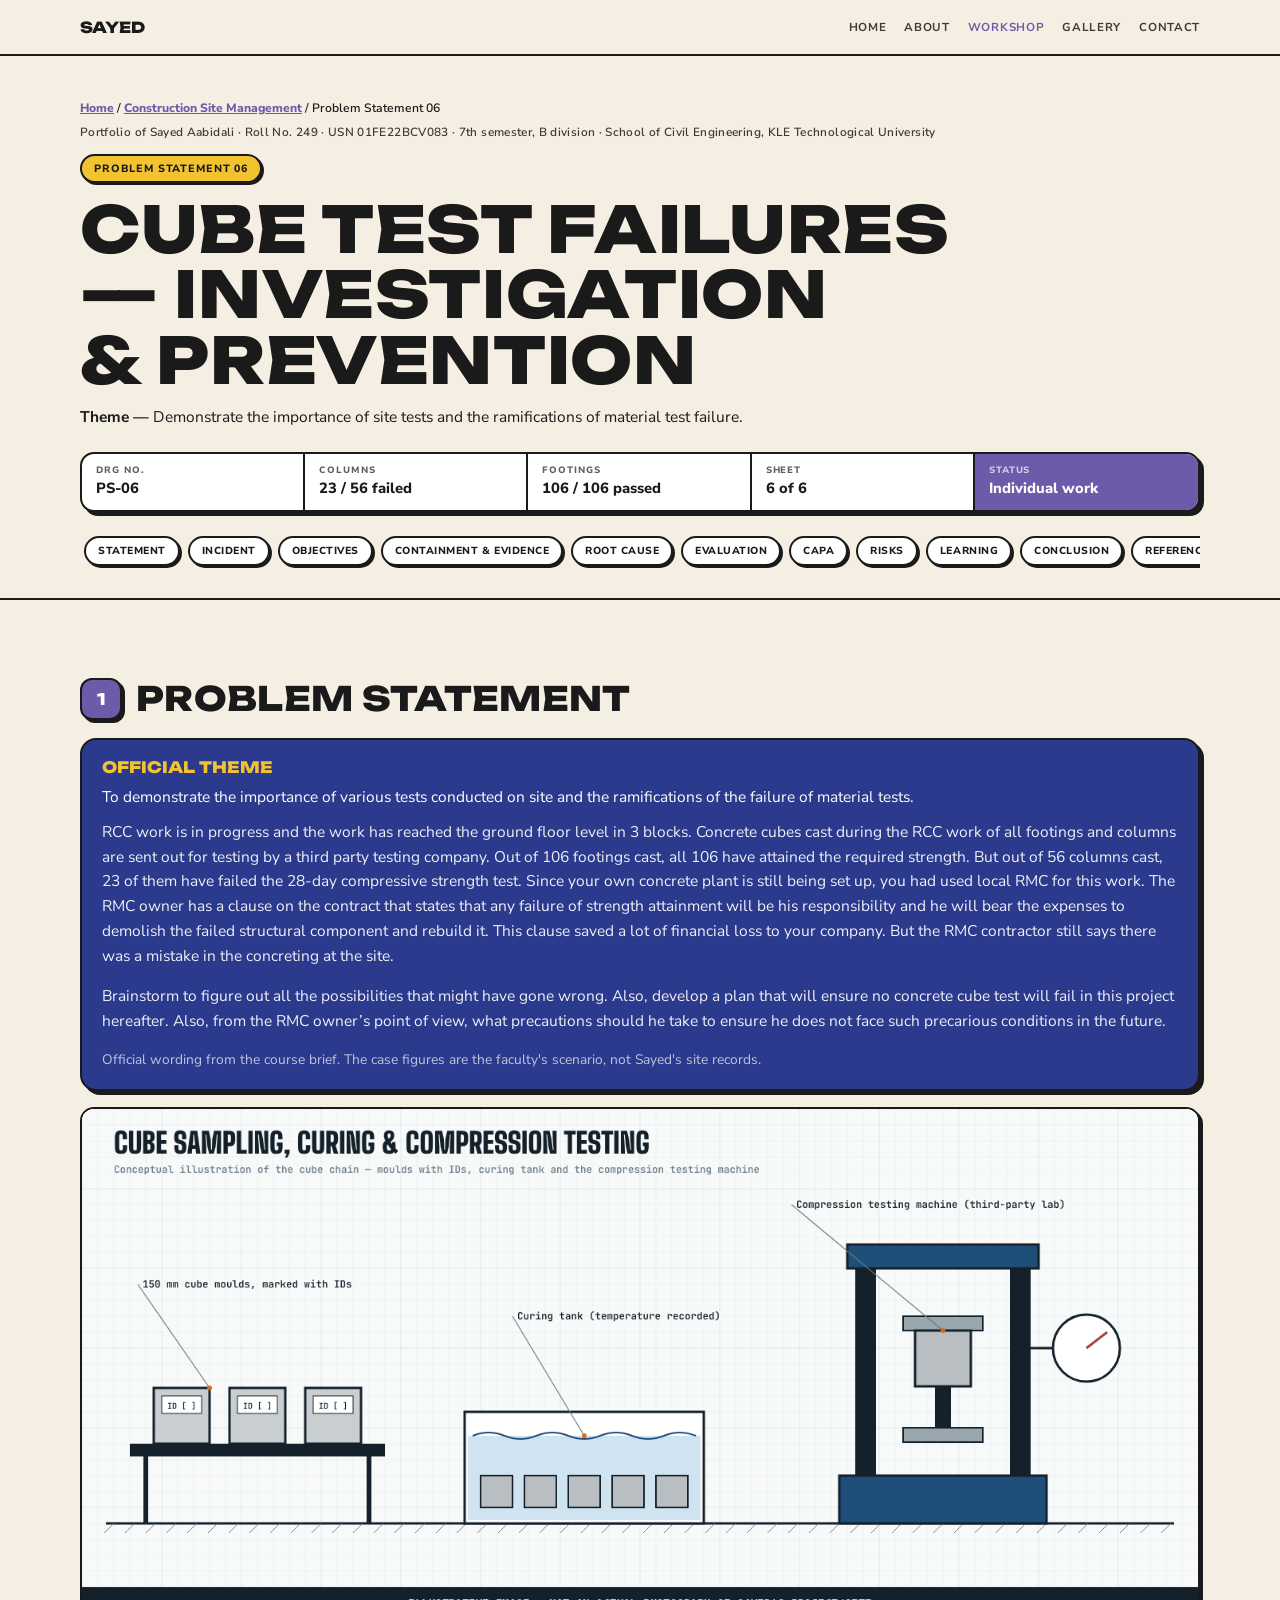
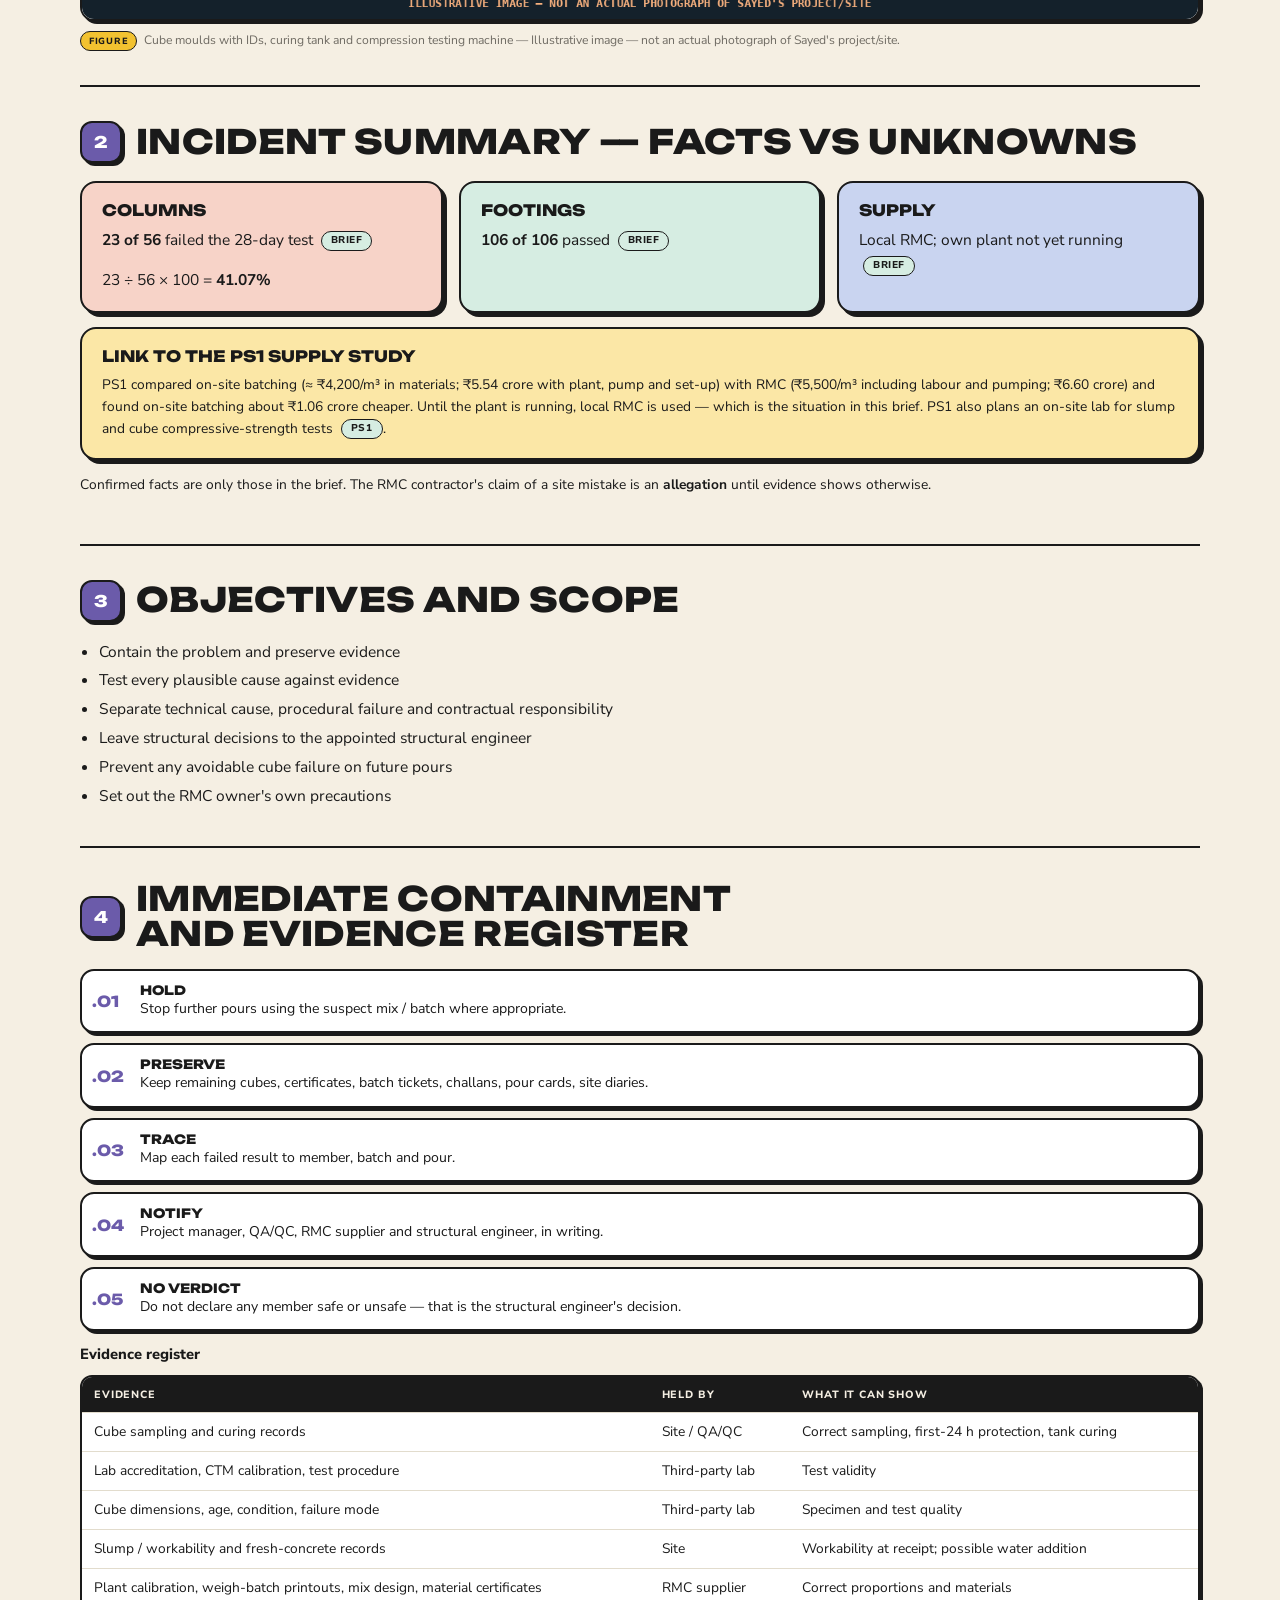
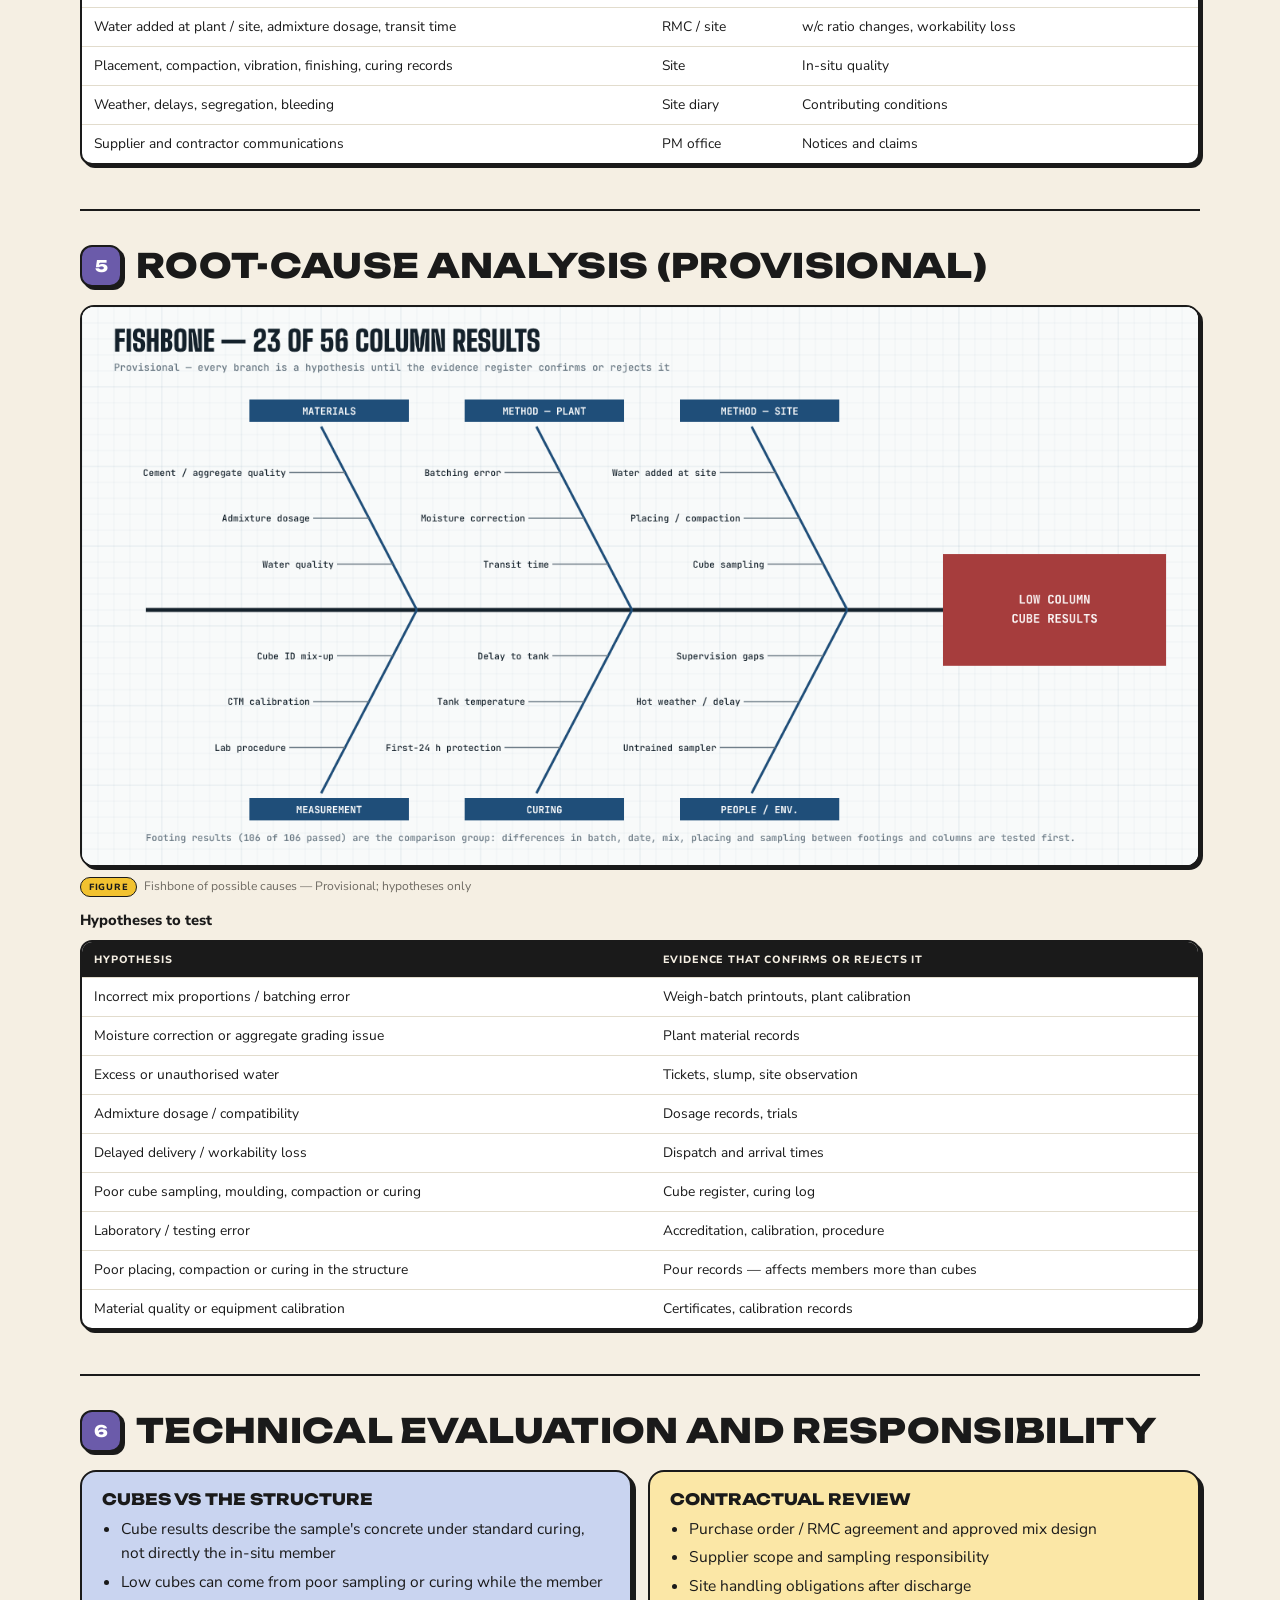
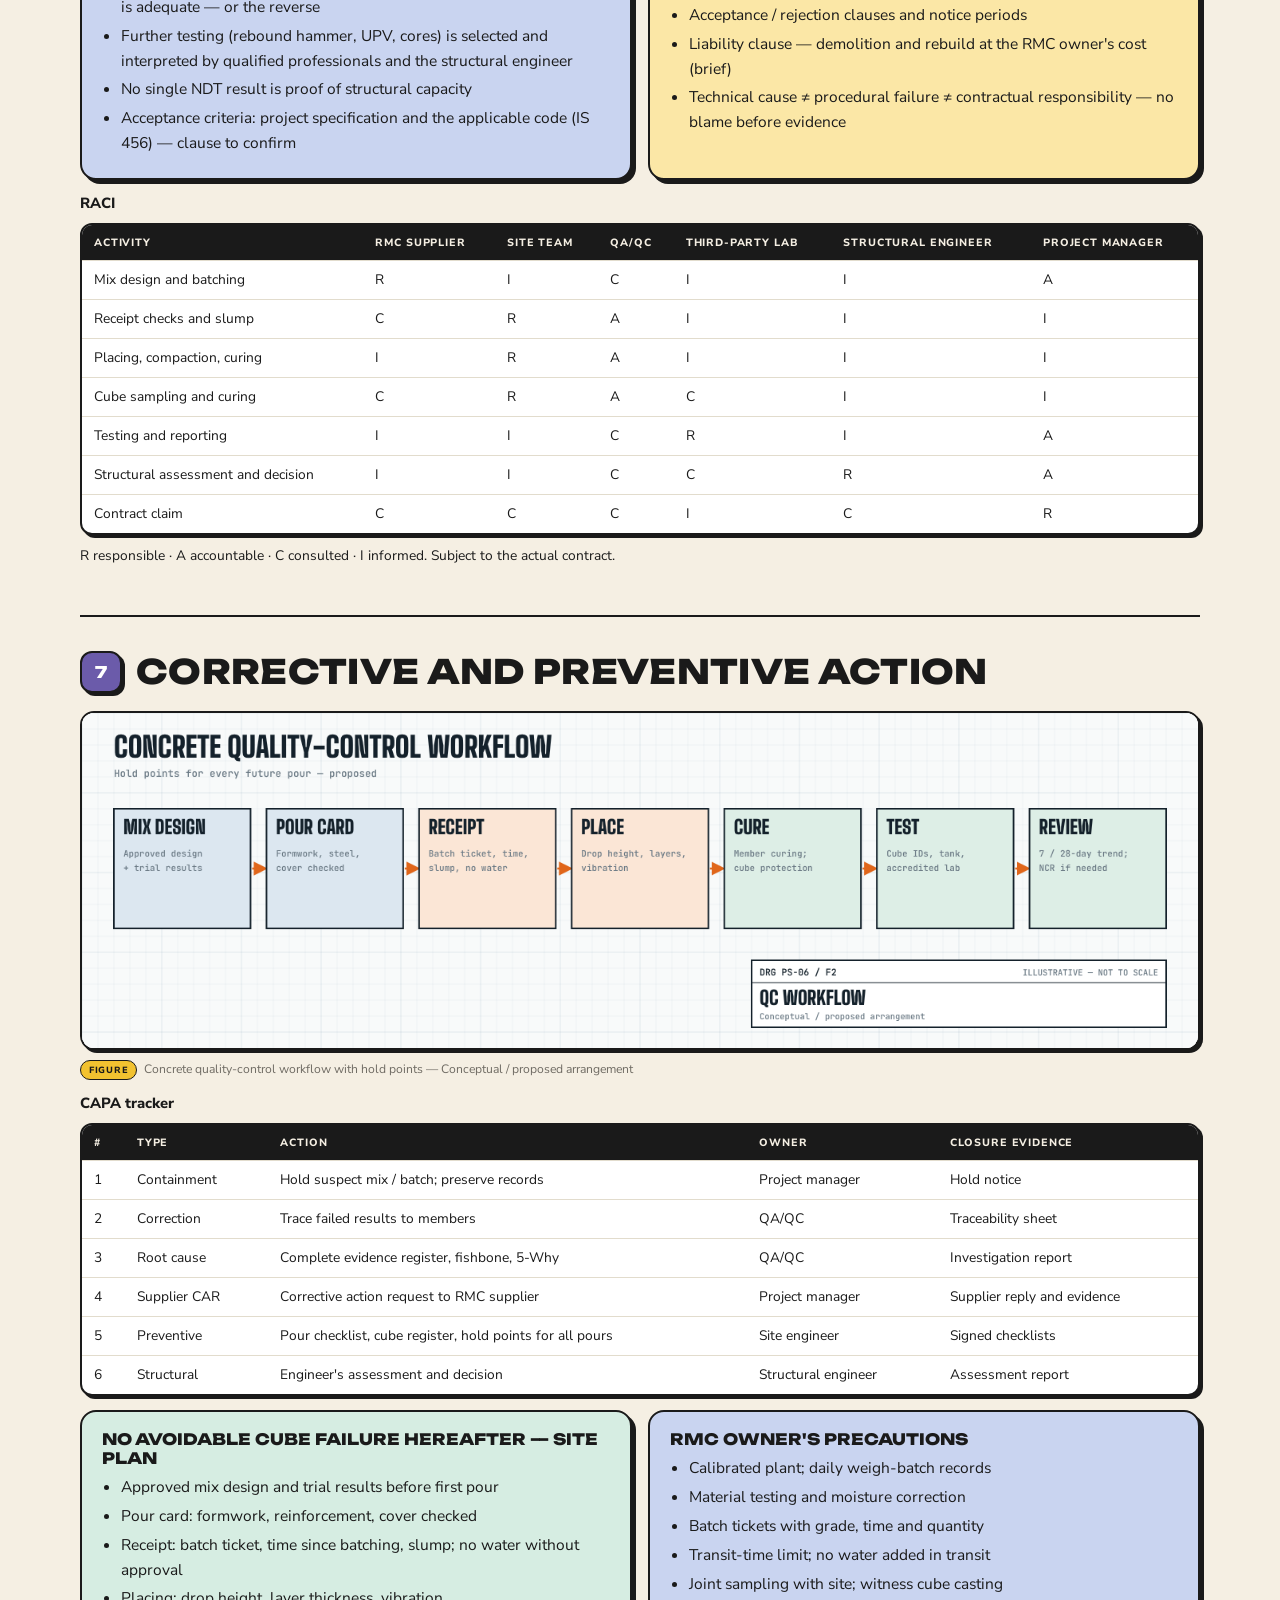
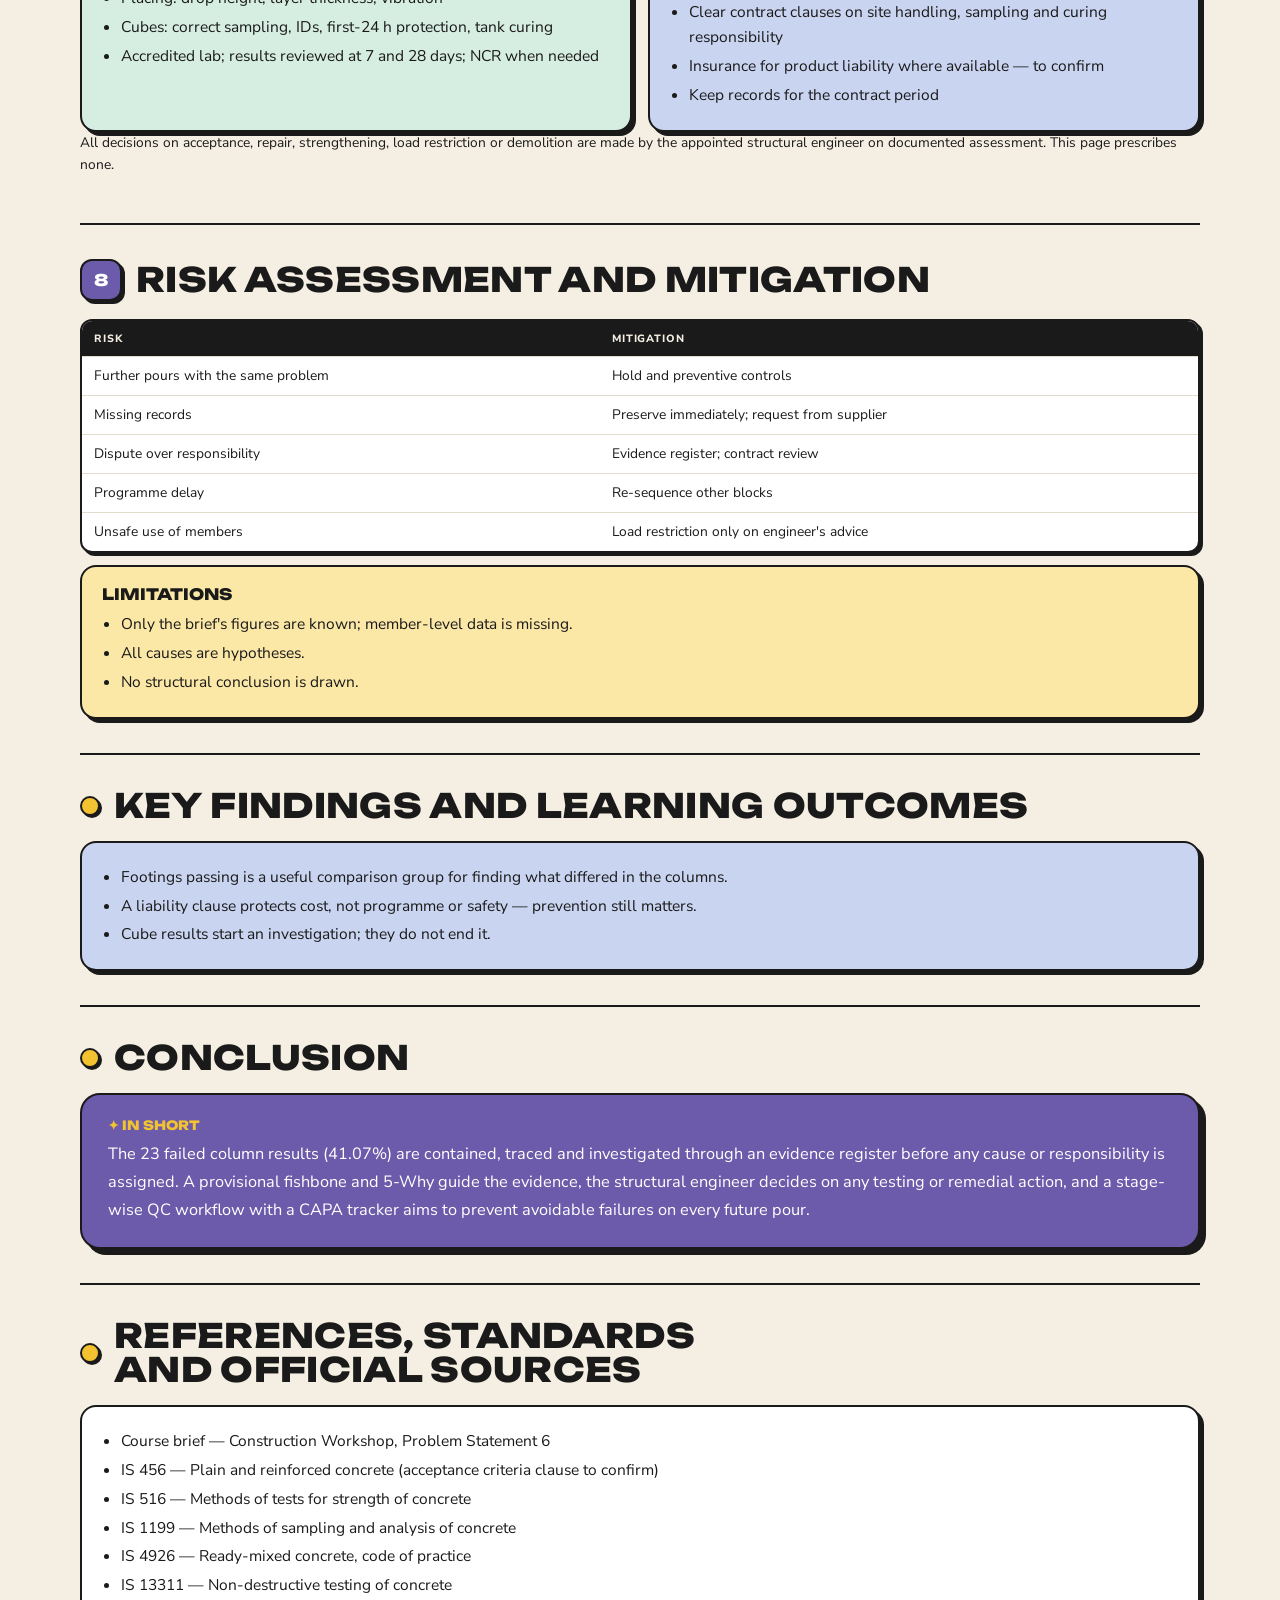
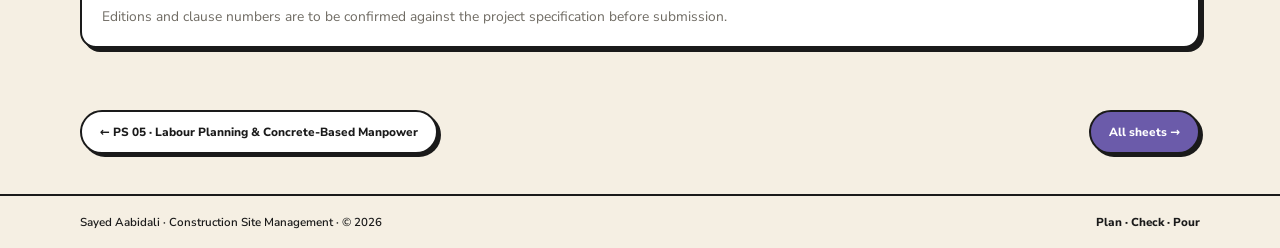
<file: work/ps6.html>
<!DOCTYPE html>
<html lang="en">
<head>
<meta charset="utf-8">
<meta name="viewport" content="width=device-width, initial-scale=1">
<title>PS 06 · Cube Test Failures — Investigation &amp; Prevention — Sayed Aabidali</title>
<meta name="description" content="Demonstrate the importance of site tests and the ramifications of material test failure.">
<link rel="icon" href="data:image/svg+xml,%3Csvg xmlns='http://www.w3.org/2000/svg' viewBox='0 0 32 32'%3E%3Crect x='2' y='2' width='28' height='28' rx='8' fill='%236B5BAA' stroke='%231A1A1A' stroke-width='3'/%3E%3Cpath d='M16 7l2.4 6.6L25 16l-6.6 2.4L16 25l-2.4-6.6L7 16l6.6-2.4z' fill='%23F2C230'/%3E%3C/svg%3E">
<link rel="preconnect" href="https://fonts.googleapis.com"><link rel="preconnect" href="https://fonts.gstatic.com" crossorigin>
<link rel="stylesheet" href="https://fonts.googleapis.com/css2?family=Unbounded:wght@700;800&family=Nunito+Sans:wght@400;600;700;800&display=swap">
<link rel="stylesheet" href="../assets/css/style.css">
</head>
<body>
<header class="topbar"><div class="wrap"><a class="brand" href="../index.html"><span class="mark"></span><span data-fill="firstName">Sayed</span></a><button class="menu-btn" aria-label="Menu" aria-expanded="false">Menu</button><nav class="nav"><a href="../index.html">Home</a><a href="../index.html#about">About</a><a href="../index.html#workshop" class="on">Workshop</a><a href="../index.html#gallery">Gallery</a><a href="../index.html#contact">Contact</a></nav></div></header>
<main>
<div class="ps-band">
<div class="wrap ps-head">
<div class="crumbs"><a href="../index.html">Home</a> / <a href="../index.html#workshop">Construction Site Management</a> / Problem Statement 06</div>
<div class="mono" style="margin-top:8px;color:var(--ink-2)">Portfolio of Sayed Aabidali · Roll No. 249 · USN 01FE22BCV083 · 7th semester, B division · School of Civil Engineering, KLE Technological University</div>
<h1><small>Problem Statement 06</small>Cube Test Failures — Investigation &amp; Prevention</h1>
<p class="theme"><b>Theme —</b> Demonstrate the importance of site tests and the ramifications of material test failure.</p>
<div class="titleblock"><div><label>Drg no.</label><span>PS-06</span></div><div><label>Columns</label><span>23 / 56 failed</span></div><div><label>Footings</label><span>106 / 106 passed</span></div><div><label>Sheet</label><span>6 of 6</span></div><div><label>Status</label><span>Individual work</span></div></div>
<div class="toc"><a href="#statement">Statement</a><a href="#context">Incident</a><a href="#objectives">Objectives</a><a href="#data">Containment &amp; evidence</a><a href="#approach">Root cause</a><a href="#analysis">Evaluation</a><a href="#plan">CAPA</a><a href="#risks">Risks</a><a href="#learning">Learning</a><a href="#conclusion">Conclusion</a><a href="#refs">References</a></div>
</div>
</div>
<div class="wrap ps-body">
<section class="rv" id="statement"><div class="sec-head"><span class="no">1</span><h2>Problem statement</h2></div><div class="card ink"><h4 style="color:#F6B07E">Official theme</h4><p style="margin:0 0 10px">To demonstrate the importance of various tests conducted on site and the ramifications of the failure of material tests.</p>
<div style="opacity:.92"><p>RCC work is in progress and the work has reached the ground floor
level in 3 blocks. Concrete cubes cast during the RCC work of all
footings and columns are sent out for testing by a third party testing
company. Out of 106 footings cast, all 106 have attained the required
strength. But out of 56 columns cast, 23 of them have failed the 28-day
compressive strength test. Since your own concrete plant is still being
set up, you had used local RMC for this work. The RMC owner has a clause
on the contract that states that any failure of strength attainment will
be his responsibility and he will bear the expenses to demolish the
failed structural component and rebuild it. This clause saved a lot of
financial loss to your company. But the RMC contractor still says there
was a mistake in the concreting at the site.</p>
<p>Brainstorm to figure out all the possibilities that might have gone
wrong. Also, develop a plan that will ensure no concrete cube test will
fail in this project hereafter. Also, from the RMC owner’s point of
view, what precautions should he take to ensure he does not face such
precarious conditions in the future.</p></div><p class="small" style="opacity:.7;margin:10px 0 0">Official wording from the course brief. The case figures are the faculty's scenario, not Sayed's site records.</p></div><div style="margin-top:16px"><div class="slot"><figure class="ph contain" data-label="Cube moulds with IDs, curing tank and compression testing machine — Illustrative image — not an actual photograph of Sayed's project/site." data-src="../images/ps6/illustration-cube-testing.png"></figure><div class="cap"><span class="tag ok">FIGURE</span> Cube moulds with IDs, curing tank and compression testing machine — Illustrative image — not an actual photograph of Sayed's project/site.</div></div></div></section><section class="rv" id="context"><div class="sec-head"><span class="no">2</span><h2>Incident summary — facts vs unknowns</h2></div>
<div class="grid g3">
<div class="card red"><h4>Columns</h4><p><b>23 of 56</b> failed the 28-day test <span class="pill g">brief</span></p><p>23 ÷ 56 × 100 = <b>41.07%</b></p></div>
<div class="card green"><h4>Footings</h4><p><b>106 of 106</b> passed <span class="pill g">brief</span></p></div>
<div class="card blue"><h4>Supply</h4><p>Local RMC; own plant not yet running <span class="pill g">brief</span></p></div>
</div>
<div class="card orange" style="margin:14px 0"><h4>Link to the PS1 supply study</h4><p class="small" style="margin:0">PS1 compared on-site batching (≈ ₹4,200/m³ in materials; ₹5.54 crore with plant, pump and set-up) with RMC (₹5,500/m³ including labour and pumping; ₹6.60 crore) and found on-site batching about ₹1.06 crore cheaper. Until the plant is running, local RMC is used — which is the situation in this brief. PS1 also plans an on-site lab for slump and cube compressive-strength tests <span class="pill g">PS1</span>.</p></div>
<p class="small">Confirmed facts are only those in the brief. The RMC contractor's claim of a site mistake is an <b>allegation</b> until evidence shows otherwise.</p></section><section class="rv" id="objectives"><div class="sec-head"><span class="no">3</span><h2>Objectives and scope</h2></div>
<ul class="tight"><li>Contain the problem and preserve evidence</li><li>Test every plausible cause against evidence</li><li>Separate technical cause, procedural failure and contractual responsibility</li><li>Leave structural decisions to the appointed structural engineer</li><li>Prevent any avoidable cube failure on future pours</li><li>Set out the RMC owner's own precautions</li></ul></section><section class="rv" id="data"><div class="sec-head"><span class="no">4</span><h2>Immediate containment and evidence register</h2></div>
<ol class="steps"><li><b>Hold</b>Stop further pours using the suspect mix / batch where appropriate.</li><li><b>Preserve</b>Keep remaining cubes, certificates, batch tickets, challans, pour cards, site diaries.</li><li><b>Trace</b>Map each failed result to member, batch and pour.</li><li><b>Notify</b>Project manager, QA/QC, RMC supplier and structural engineer, in writing.</li><li><b>No verdict</b>Do not declare any member safe or unsafe — that is the structural engineer's decision.</li></ol>
<h4 style="margin-top:14px">Evidence register</h4>
<div class="tbl-wrap"><table><thead><tr><th class="">Evidence</th><th class="">Held by</th><th class="">What it can show</th></tr></thead><tbody><tr><td class="">Cube sampling and curing records</td><td class="">Site / QA/QC</td><td class="">Correct sampling, first-24 h protection, tank curing</td></tr><tr><td class="">Lab accreditation, CTM calibration, test procedure</td><td class="">Third-party lab</td><td class="">Test validity</td></tr><tr><td class="">Cube dimensions, age, condition, failure mode</td><td class="">Third-party lab</td><td class="">Specimen and test quality</td></tr><tr><td class="">Slump / workability and fresh-concrete records</td><td class="">Site</td><td class="">Workability at receipt; possible water addition</td></tr><tr><td class="">Plant calibration, weigh-batch printouts, mix design, material certificates</td><td class="">RMC supplier</td><td class="">Correct proportions and materials</td></tr><tr><td class="">Water added at plant / site, admixture dosage, transit time</td><td class="">RMC / site</td><td class="">w/c ratio changes, workability loss</td></tr><tr><td class="">Placement, compaction, vibration, finishing, curing records</td><td class="">Site</td><td class="">In-situ quality</td></tr><tr><td class="">Weather, delays, segregation, bleeding</td><td class="">Site diary</td><td class="">Contributing conditions</td></tr><tr><td class="">Supplier and contractor communications</td><td class="">PM office</td><td class="">Notices and claims</td></tr></tbody></table></div></section><section class="rv" id="approach"><div class="sec-head"><span class="no">5</span><h2>Root-cause analysis (provisional)</h2></div>
<div class="slot"><figure class="ph contain" data-label="Fishbone of possible causes — Provisional; hypotheses only" data-src="../images/ps6/fishbone.png"></figure><div class="cap"><span class="tag ok">FIGURE</span> Fishbone of possible causes — Provisional; hypotheses only</div></div>
<h4 style="margin-top:14px">Hypotheses to test</h4>
<div class="tbl-wrap"><table><thead><tr><th class="">Hypothesis</th><th class="">Evidence that confirms or rejects it</th></tr></thead><tbody><tr><td class="">Incorrect mix proportions / batching error</td><td class="">Weigh-batch printouts, plant calibration</td></tr><tr><td class="">Moisture correction or aggregate grading issue</td><td class="">Plant material records</td></tr><tr><td class="">Excess or unauthorised water</td><td class="">Tickets, slump, site observation</td></tr><tr><td class="">Admixture dosage / compatibility</td><td class="">Dosage records, trials</td></tr><tr><td class="">Delayed delivery / workability loss</td><td class="">Dispatch and arrival times</td></tr><tr><td class="">Poor cube sampling, moulding, compaction or curing</td><td class="">Cube register, curing log</td></tr><tr><td class="">Laboratory / testing error</td><td class="">Accreditation, calibration, procedure</td></tr><tr><td class="">Poor placing, compaction or curing in the structure</td><td class="">Pour records — affects members more than cubes</td></tr><tr><td class="">Material quality or equipment calibration</td><td class="">Certificates, calibration records</td></tr></tbody></table></div>
</section><section class="rv" id="analysis"><div class="sec-head"><span class="no">6</span><h2>Technical evaluation and responsibility</h2></div>
<div class="grid g2">
<div class="card blue"><h4>Cubes vs the structure</h4><ul class="tight"><li>Cube results describe the sample's concrete under standard curing, not directly the in-situ member</li><li>Low cubes can come from poor sampling or curing while the member is adequate — or the reverse</li><li>Further testing (rebound hammer, UPV, cores) is selected and interpreted by qualified professionals and the structural engineer</li><li>No single NDT result is proof of structural capacity</li><li>Acceptance criteria: project specification and the applicable code (IS 456) — clause to confirm</li></ul></div>
<div class="card orange"><h4>Contractual review</h4><ul class="tight"><li>Purchase order / RMC agreement and approved mix design</li><li>Supplier scope and sampling responsibility</li><li>Site handling obligations after discharge</li><li>Acceptance / rejection clauses and notice periods</li><li>Liability clause — demolition and rebuild at the RMC owner's cost (brief)</li><li>Technical cause ≠ procedural failure ≠ contractual responsibility — no blame before evidence</li></ul></div>
</div>
<h4 style="margin-top:14px">RACI</h4>
<div class="tbl-wrap"><table><thead><tr><th class="">Activity</th><th class="">RMC supplier</th><th class="">Site team</th><th class="">QA/QC</th><th class="">Third-party lab</th><th class="">Structural engineer</th><th class="">Project manager</th></tr></thead><tbody><tr><td class="">Mix design and batching</td><td class="">R</td><td class="">I</td><td class="">C</td><td class="">I</td><td class="">I</td><td class="">A</td></tr><tr><td class="">Receipt checks and slump</td><td class="">C</td><td class="">R</td><td class="">A</td><td class="">I</td><td class="">I</td><td class="">I</td></tr><tr><td class="">Placing, compaction, curing</td><td class="">I</td><td class="">R</td><td class="">A</td><td class="">I</td><td class="">I</td><td class="">I</td></tr><tr><td class="">Cube sampling and curing</td><td class="">C</td><td class="">R</td><td class="">A</td><td class="">C</td><td class="">I</td><td class="">I</td></tr><tr><td class="">Testing and reporting</td><td class="">I</td><td class="">I</td><td class="">C</td><td class="">R</td><td class="">I</td><td class="">A</td></tr><tr><td class="">Structural assessment and decision</td><td class="">I</td><td class="">I</td><td class="">C</td><td class="">C</td><td class="">R</td><td class="">A</td></tr><tr><td class="">Contract claim</td><td class="">C</td><td class="">C</td><td class="">C</td><td class="">I</td><td class="">C</td><td class="">R</td></tr></tbody></table></div>
<p class="small">R responsible · A accountable · C consulted · I informed. Subject to the actual contract.</p></section><section class="rv" id="plan"><div class="sec-head"><span class="no">7</span><h2>Corrective and preventive action</h2></div>
<div class="slot"><figure class="ph contain" data-label="Concrete quality-control workflow with hold points — Conceptual / proposed arrangement" data-src="../images/ps6/qc-workflow.png"></figure><div class="cap"><span class="tag ok">FIGURE</span> Concrete quality-control workflow with hold points — Conceptual / proposed arrangement</div></div>
<h4 style="margin-top:14px">CAPA tracker</h4>
<div class="tbl-wrap"><table><thead><tr><th class="">#</th><th class="">Type</th><th class="">Action</th><th class="">Owner</th><th class="">Closure evidence</th></tr></thead><tbody><tr><td class="">1</td><td class="">Containment</td><td class="">Hold suspect mix / batch; preserve records</td><td class="">Project manager</td><td class="">Hold notice</td></tr><tr><td class="">2</td><td class="">Correction</td><td class="">Trace failed results to members</td><td class="">QA/QC</td><td class="">Traceability sheet</td></tr><tr><td class="">3</td><td class="">Root cause</td><td class="">Complete evidence register, fishbone, 5-Why</td><td class="">QA/QC</td><td class="">Investigation report</td></tr><tr><td class="">4</td><td class="">Supplier CAR</td><td class="">Corrective action request to RMC supplier</td><td class="">Project manager</td><td class="">Supplier reply and evidence</td></tr><tr><td class="">5</td><td class="">Preventive</td><td class="">Pour checklist, cube register, hold points for all pours</td><td class="">Site engineer</td><td class="">Signed checklists</td></tr><tr><td class="">6</td><td class="">Structural</td><td class="">Engineer's assessment and decision</td><td class="">Structural engineer</td><td class="">Assessment report</td></tr></tbody></table></div>
<div class="grid g2" style="margin-top:14px">
<div class="card green"><h4>No avoidable cube failure hereafter — site plan</h4><ul class="tight"><li>Approved mix design and trial results before first pour</li><li>Pour card: formwork, reinforcement, cover checked</li><li>Receipt: batch ticket, time since batching, slump; no water without approval</li><li>Placing: drop height, layer thickness, vibration</li><li>Cubes: correct sampling, IDs, first-24 h protection, tank curing</li><li>Accredited lab; results reviewed at 7 and 28 days; NCR when needed</li></ul></div>
<div class="card blue"><h4>RMC owner's precautions</h4><ul class="tight"><li>Calibrated plant; daily weigh-batch records</li><li>Material testing and moisture correction</li><li>Batch tickets with grade, time and quantity</li><li>Transit-time limit; no water added in transit</li><li>Joint sampling with site; witness cube casting</li><li>Clear contract clauses on site handling, sampling and curing responsibility</li><li>Insurance for product liability where available — to confirm</li><li>Keep records for the contract period</li></ul></div>
</div>
<p class="small">All decisions on acceptance, repair, strengthening, load restriction or demolition are made by the appointed structural engineer on documented assessment. This page prescribes none.</p></section><section class="rv" id="risks"><div class="sec-head"><span class="no">8</span><h2>Risk assessment and mitigation</h2></div>
<div class="tbl-wrap"><table><thead><tr><th class="">Risk</th><th class="">Mitigation</th></tr></thead><tbody><tr><td class="">Further pours with the same problem</td><td class="">Hold and preventive controls</td></tr><tr><td class="">Missing records</td><td class="">Preserve immediately; request from supplier</td></tr><tr><td class="">Dispute over responsibility</td><td class="">Evidence register; contract review</td></tr><tr><td class="">Programme delay</td><td class="">Re-sequence other blocks</td></tr><tr><td class="">Unsafe use of members</td><td class="">Load restriction only on engineer's advice</td></tr></tbody></table></div>
<div class="card orange" style="margin-top:12px"><h4>Limitations</h4><ul class="tight"><li>Only the brief's figures are known; member-level data is missing.</li><li>All causes are hypotheses.</li><li>No structural conclusion is drawn.</li></ul></div></section><section class="rv" id="learning"><div class="sec-head"><span class="no"></span><h2>Key findings and learning outcomes</h2></div><div class="card blue"><ul class="tight"><li>Footings passing is a useful comparison group for finding what differed in the columns.</li><li>A liability clause protects cost, not programme or safety — prevention still matters.</li><li>Cube results start an investigation; they do not end it.</li></ul></div></section><section class="rv" id="conclusion"><div class="sec-head"><span class="no"></span><h2>Conclusion</h2></div><div class="callout">The 23 failed column results (41.07%) are contained, traced and investigated through an evidence register before any cause or responsibility is assigned.
A provisional fishbone and 5-Why guide the evidence, the structural engineer decides on any testing or remedial action, and a stage-wise QC workflow with a CAPA tracker aims to prevent avoidable failures on every future pour.</div></section><section class="rv" id="refs"><div class="sec-head"><span class="no"></span><h2>References, standards and official sources</h2></div><div class="card"><ul class="tight"><li>Course brief — Construction Workshop, Problem Statement 6</li><li>IS 456 — Plain and reinforced concrete (acceptance criteria clause to confirm)</li><li>IS 516 — Methods of tests for strength of concrete</li><li>IS 1199 — Methods of sampling and analysis of concrete</li><li>IS 4926 — Ready-mixed concrete, code of practice</li><li>IS 13311 — Non-destructive testing of concrete</li></ul><p class="small muted" style="margin:8px 0 0">Editions and clause numbers are to be confirmed against the project specification before submission.</p></div></section>
<div class="pager"><a href="ps5.html">← PS 05 · Labour Planning &amp; Concrete-Based Manpower</a><a href="../index.html#workshop">All sheets →</a></div>
</div>

</main>
<footer><div class="wrap"><span><span data-fill="fullName">Sayed Aabidali</span> · Construction Site Management · © <span data-year></span></span><span class="y">Plan · Check · Pour</span></div></footer>
<script src="../assets/js/config.js"></script>
<script src="../assets/js/site.js"></script>
</body>
</html>
</file>
<file: assets/css/style.css>
/* VOICE: playful, hand-made, confident — a student's sketchbook that still reads as engineering.
   IDEA: a doodle studio zine: cartoon hands hold up the PORTFOLIO board, sticker tiles, chunky outlines.
   PICTURE: SVG of two sleeved arms raising a tilted white board, hard hat and spirit level, sparkles.
   COLOUR and TYPE: cream paper; purple, emerald, sunflower, coral, navy, periwinkle stickers; Unbounded + Nunito Sans.
   LAYOUT: meta strip, hero doodle, ruled nav, hello block, three-column index, sticker-tile gallery; PS sheets reskinned to match. */

:root{
  color-scheme:light;
  --paper:#F5EFE3; --ink:#1A1A1A; --ink-2:#3D3B38; --muted:#6F6B63; --line:#1A1A1A;
  --purple:#6B5BAA; --green:#1F8A64; --sun:#F2C230; --coral:#E07A5F; --navy:#2B3A8C; --peri:#C9D4F0; --blue:#3D55B5; --peach:#F2C6A6;
  --display:"Unbounded","Arial Black",sans-serif;
  --body:"Nunito Sans",system-ui,-apple-system,"Segoe UI",sans-serif;
  --r:16px; --sh:4px 4px 0 var(--ink);
}
*{box-sizing:border-box;min-width:0}
html{scroll-behavior:smooth;scroll-padding-top:70px}
body{margin:0;background:var(--paper);color:var(--ink);font:15.5px/1.6 var(--body);overflow-x:clip}
img{max-width:100%;display:block}
a{color:inherit}
h1,h2,h3{font-family:var(--display);font-weight:800;line-height:1.02;text-transform:uppercase;text-wrap:balance;margin:0 0 .4em;letter-spacing:.01em}
h4{font:800 .92rem/1.3 var(--body);margin:0 0 .5em}
p{margin:0 0 1em}
.wrap{width:min(1120px,100% - 2*max(5vw,16px));margin-inline:auto}
.mono{font:600 .74rem var(--body);letter-spacing:.03em}
.small{font-size:.86rem}.muted{color:var(--muted)}
.spark{display:inline-block;color:var(--ink);font-size:1.1em;margin-right:.3em}

/* ---------- top bar ---------- */
.topbar{position:sticky;top:0;z-index:50;background:var(--paper);border-bottom:2px solid var(--ink)}
.topbar .wrap{display:flex;align-items:center;gap:16px;min-height:54px}
.brand{font:800 .95rem var(--display);text-transform:uppercase;text-decoration:none;margin-right:auto}
.brand .mark{display:none}
.nav{display:flex;gap:4px 18px;align-items:center;flex-wrap:wrap}
.nav a{text-decoration:none;font:700 .72rem var(--body);letter-spacing:.06em;text-transform:uppercase;padding:8px 0;color:var(--ink-2)}
.nav a:hover,.nav a.on{color:var(--purple)}
.menu-btn{display:none;background:var(--sun);border:2px solid var(--ink);border-radius:99px;font:800 .75rem var(--body);text-transform:uppercase;padding:9px 16px;min-height:44px;cursor:pointer;box-shadow:2px 2px 0 var(--ink)}
@media(max-width:760px){
  .menu-btn{display:block}
  .nav{display:none;position:absolute;left:0;right:0;top:100%;background:var(--paper);flex-direction:column;align-items:stretch;padding:8px 16px 16px;border-bottom:2px solid var(--ink)}
  .nav.open{display:flex}.nav a{padding:12px}
}

/* ---------- buttons, pills, chips ---------- */
.btn{display:inline-flex;align-items:center;gap:8px;min-height:44px;padding:10px 22px;border-radius:99px;background:var(--purple);color:#fff;border:2px solid var(--ink);box-shadow:var(--sh);font:800 .82rem var(--body);text-decoration:none;cursor:pointer;transition:transform .15s,box-shadow .15s}
.btn:hover{transform:translate(2px,2px);box-shadow:2px 2px 0 var(--ink)}
.btn:focus-visible,.nav a:focus-visible,a:focus-visible,button:focus-visible{outline:3px solid var(--purple);outline-offset:3px}
.pill{display:inline-block;font:800 .62rem/1 var(--body);letter-spacing:.05em;text-transform:uppercase;padding:4px 9px;border-radius:99px;vertical-align:middle;margin-left:4px;white-space:nowrap;border:1.5px solid var(--ink)}
.pill.g{background:#D6EDE2}
.pill.a{background:#FBE7A6}
.pill.b{background:var(--purple);color:#fff}
.pill.r{background:#F7D3C8;color:#8A2E1A}
.chips{display:flex;flex-wrap:wrap;gap:7px}
.chips > span,.chips > a{display:inline-block;border:2px solid var(--ink);border-radius:99px;padding:4px 12px;font:800 .64rem var(--body);letter-spacing:.04em;text-transform:uppercase;background:#fff;box-shadow:2px 2px 0 var(--ink);text-decoration:none}

/* ---------- home ---------- */
.meta{display:grid;grid-template-columns:1fr auto 1fr;gap:12px;font:600 .68rem/1.35 var(--body);letter-spacing:.06em;text-transform:uppercase;padding:18px 0 0}
.meta b{font-weight:800}
.meta div:nth-child(2){text-align:center}.meta div:nth-child(3){text-align:right}
.doodle{display:block;width:100%;max-width:820px;height:auto;margin:6px auto 0}
.doodle .float{animation:bob 4s ease-in-out infinite;transform-box:fill-box;transform-origin:center}
@keyframes bob{50%{transform:translateY(-6px) rotate(-2deg)}}
.rulenav{border-top:2px solid var(--ink);border-bottom:2px solid var(--ink);margin-top:-4px}
.rulenav .wrap{display:flex;justify-content:space-between;gap:6px 14px;flex-wrap:wrap;padding:10px 0}
.rulenav a{text-decoration:none;font:500 .7rem var(--body);letter-spacing:.06em;text-transform:uppercase}
.rulenav a b{font-weight:800}
.rulenav a:hover{color:var(--purple)}
.hello{display:grid;grid-template-columns:minmax(0,.85fr) minmax(0,1.3fr);gap:clamp(24px,4vw,48px);align-items:center;padding:clamp(34px,5vw,56px) 0}
.pframe{position:relative;border:2.5px solid var(--ink);border-radius:22px;box-shadow:6px 6px 0 var(--ink);background:var(--peach);aspect-ratio:1;overflow:visible}
.pframe img{width:100%;height:100%;object-fit:cover;object-position:50% 25%;border-radius:20px}
.pframe .hat{position:absolute;left:-18px;top:-30px;width:86px;transform:rotate(-14deg)}
.pframe .sticker{position:absolute;right:-14px;bottom:26px;background:var(--green);color:#fff;border:2px solid var(--ink);border-radius:10px;padding:6px 12px;font:800 .72rem var(--body);transform:rotate(-7deg);box-shadow:3px 3px 0 var(--ink)}
.hello h2{font-size:clamp(3rem,9vw,6rem);line-height:.9;margin:0 0 14px;display:flex;align-items:flex-start;gap:12px}
.hello .who{font:400 clamp(1.15rem,2.2vw,1.45rem)/1.35 var(--body);margin-bottom:14px}
.hello p{font-size:.92rem;max-width:560px}
.sfile{display:flex;align-items:center;gap:8px;flex-wrap:wrap;font:800 .76rem var(--body)}
@media(max-width:760px){.hello{grid-template-columns:1fr}.pframe{max-width:330px}}
.hr{border:0;border-top:2px solid var(--ink);margin:0}
.cols{display:grid;grid-template-columns:1.2fr 1fr 1fr;gap:clamp(22px,3.5vw,44px);padding:clamp(30px,4vw,44px) 0}
@media(max-width:900px){.cols{grid-template-columns:1fr 1fr}.cols>div:first-child{grid-column:1/-1}}
@media(max-width:600px){.cols{grid-template-columns:1fr}}
.ch{font-size:clamp(1.15rem,2vw,1.4rem);display:flex;gap:8px;align-items:flex-start;margin-bottom:12px}
.pslist a{display:block;text-decoration:none;margin-bottom:14px}
.pslist small{display:block;font:800 .62rem var(--body);letter-spacing:.03em}
.pslist b{display:block;font:800 .78rem var(--body);color:var(--purple);text-transform:uppercase;letter-spacing:.02em}
.pslist span{font:600 .68rem/1.45 var(--body);text-transform:uppercase;color:var(--ink-2)}
.pslist a:hover b{text-decoration:underline}
.vis{margin-bottom:14px}
.vis small{font:800 .66rem var(--body)}
.vis b{display:block;font:800 .78rem var(--body);color:var(--purple);text-transform:uppercase}
.vis span{font-size:.78rem}
.tiles{display:grid;grid-template-columns:1fr 1fr;gap:16px 18px;margin-bottom:26px}
.tile{text-align:center}
.tile div{width:72px;height:72px;margin:0 auto 6px;border:2.5px solid var(--ink);border-radius:16px;box-shadow:4px 4px 0 var(--ink);display:grid;place-items:center;font:800 1.5rem/1 var(--display);color:#fff;text-transform:lowercase}
.tile div small{font-size:.5em;margin-left:2px}
.tile > span{font:700 .66rem var(--body)}
.team{font-size:.78rem;margin-top:-6px;margin-bottom:22px}
.team b{display:block;font:800 .62rem var(--body);letter-spacing:.08em;text-transform:uppercase;margin-bottom:4px}
.team em{font-style:normal;background:var(--sun);border:1.5px solid var(--ink);border-radius:6px;padding:0 5px}
.crow{display:flex;align-items:center;gap:10px;text-decoration:none;font:800 .76rem var(--body);margin-bottom:10px;overflow-wrap:anywhere}
.crow i{flex:none;width:30px;height:30px;border:2px solid var(--ink);border-radius:50%;display:grid;place-items:center;font-style:normal;font-size:.8rem;background:#fff}
a.crow:hover{color:var(--purple)}
.gallery{display:grid;grid-template-columns:minmax(0,1.9fr) minmax(0,1fr);gap:clamp(22px,4vw,40px);padding:clamp(30px,4vw,44px) 0 clamp(40px,5vw,60px);align-items:start}
.tgrid{display:grid;grid-template-columns:repeat(3,minmax(0,1fr));gap:12px}
.gt{position:relative;aspect-ratio:1.18;border:2.5px solid var(--ink);border-radius:12px;box-shadow:4px 4px 0 var(--ink);overflow:hidden;color:#fff;text-align:left;font:inherit;padding:0;cursor:pointer;background:var(--navy);transition:transform .15s,box-shadow .15s}
.gt:hover,.gt.on{transform:translate(2px,2px);box-shadow:2px 2px 0 var(--ink)}
.gt.on{outline:3px solid var(--sun);outline-offset:2px}
.gt img{position:absolute;inset:0;width:100%;height:100%;object-fit:cover}
.gt .n{position:absolute;left:10px;top:6px;font:800 1.5rem var(--display)}
.gt .l{position:absolute;left:10px;right:8px;bottom:8px;font:800 .68rem/1.25 var(--body);text-shadow:0 1px 3px rgba(0,0,0,.35)}
.gt.photo .l{background:rgba(26,26,26,.7);border-radius:6px;padding:3px 7px;right:auto}
.c1{background:var(--peri)!important;color:var(--ink)!important}.c2{background:var(--navy)!important}.c3{background:var(--coral)!important}
.c4{background:var(--blue)!important}.c5{background:var(--green)!important}.c6{background:var(--purple)!important}
@media(max-width:600px){.tgrid{grid-template-columns:1fr 1fr}}
.panel .big{font:800 clamp(3.4rem,8vw,5.2rem)/.9 var(--display)}
.panel h3{font-size:clamp(1.2rem,2.2vw,1.55rem);display:flex;gap:8px;margin:8px 0 12px}
.panel p{font-size:.86rem;margin:12px 0 16px}
.panel .fine{font-size:.7rem;color:var(--muted);margin-top:14px}
@media(max-width:860px){.gallery{grid-template-columns:1fr}}

/* ---------- footer ---------- */
footer{border-top:2px solid var(--ink);font:600 .72rem var(--body)}
footer .wrap{display:flex;justify-content:space-between;gap:12px;flex-wrap:wrap;padding:18px 0}
footer .y{font-weight:800}

/* ---------- problem-statement sheets ---------- */
.ps-band{border-bottom:2px solid var(--ink);background:var(--paper)}
.ps-head{padding:clamp(26px,4vw,44px) 0 6px}
.crumbs{font:600 .76rem var(--body)}.crumbs a{color:var(--purple);font-weight:800}
.ps-head h1{font-size:clamp(2.2rem,5.4vw,4rem);margin:14px 0 12px}
.ps-head h1 small{display:table;font:800 .66rem var(--body);letter-spacing:.08em;background:var(--sun);border:2px solid var(--ink);border-radius:99px;padding:5px 12px;margin-bottom:14px;box-shadow:2px 2px 0 var(--ink)}
.ps-head .theme{max-width:760px}
.titleblock{display:grid;grid-template-columns:repeat(5,minmax(0,1fr));border:2.5px solid var(--ink);border-radius:14px;overflow:hidden;margin:22px 0 18px;box-shadow:var(--sh);background:#fff}
.titleblock div{padding:10px 14px;border-right:2px solid var(--ink)}
.titleblock div:last-child{border-right:0;background:var(--purple);color:#fff}
.titleblock label{display:block;font:800 .58rem var(--body);letter-spacing:.1em;text-transform:uppercase;opacity:.7}
.titleblock span{font:800 .92rem var(--body)}
@media(max-width:700px){.titleblock{grid-template-columns:1fr 1fr}.titleblock div{border-bottom:2px solid var(--ink)}}
.toc{display:flex;gap:8px;overflow-x:auto;padding:6px 4px 26px}
.toc a{flex:none;text-decoration:none;font:800 .64rem var(--body);letter-spacing:.05em;text-transform:uppercase;padding:6px 12px;border:2px solid var(--ink);border-radius:99px;background:#fff;box-shadow:2px 2px 0 var(--ink)}
.toc a:hover{background:var(--sun)}
.ps-body{padding:clamp(26px,4vw,44px) 0 40px}
.ps-body section{padding:clamp(22px,3vw,34px) 0;border-bottom:2px solid var(--ink)}
.ps-body section:last-of-type{border-bottom:0}
.sec-head{display:flex;align-items:center;gap:14px;margin-bottom:18px}
.sec-head .no{font:800 1rem var(--display);color:#fff;background:var(--purple);width:42px;height:42px;border:2.5px solid var(--ink);border-radius:12px;box-shadow:3px 3px 0 var(--ink);display:grid;place-items:center;flex:none}
.sec-head .no:empty{background:var(--sun);width:20px;height:20px;border-radius:50%;box-shadow:2px 2px 0 var(--ink)}
.sec-head h2{font-size:clamp(1.4rem,3vw,2.1rem);margin:0}
.split{display:grid;grid-template-columns:1fr 1fr;gap:28px}
.grid{display:grid;gap:16px}
.g2{grid-template-columns:repeat(2,minmax(0,1fr))}
.g3{grid-template-columns:repeat(3,minmax(0,1fr))}
@media(max-width:820px){.split,.g2,.g3{grid-template-columns:1fr}}
.card{background:#fff;padding:18px 20px;border:2.5px solid var(--ink);border-radius:var(--r);box-shadow:var(--sh)}
.card.blue{background:var(--peri)}
.card.green{background:#D6EDE2}
.card.orange{background:#FBE7A6}
.card.red{background:#F7D3C8}
.card.ink{background:var(--navy);color:#fff}
.card.ink h4[style]{color:var(--sun)!important}
.card h4{font:800 .98rem/1.2 var(--display);text-transform:uppercase}
.card > *:last-child{margin-bottom:0}
ul.tight,ol.tight{margin:0;padding-left:1.2em}
ul.tight li,ol.tight li{margin:4px 0}
.callout{background:var(--purple);color:#fff;border:2.5px solid var(--ink);border-radius:20px;box-shadow:6px 6px 0 var(--ink);padding:22px 26px;font-size:1.02rem;line-height:1.7}
.callout::before{content:"✦ In short";display:block;font:800 .8rem var(--display);text-transform:uppercase;color:var(--sun);margin-bottom:8px}
.eq{background:var(--ink);color:var(--sun);font:700 .84rem var(--body);padding:12px 16px;border-radius:12px;margin:12px 0;overflow-x:auto}
.fill{background:#FBE7A6;border-radius:6px;padding:1px 6px;font-size:.85em;font-weight:700}
.tbl-wrap{overflow-x:auto;margin:10px 0;border:2.5px solid var(--ink);border-radius:12px;background:#fff;box-shadow:3px 3px 0 var(--ink)}
.card .tbl-wrap{box-shadow:none}
table{border-collapse:collapse;width:100%;font-size:.86rem}
th{background:var(--ink);color:var(--paper);text-align:left;font:800 .66rem var(--body);letter-spacing:.08em;text-transform:uppercase;padding:10px 12px;white-space:nowrap}
td{padding:8px 12px;border-top:1.5px solid #E2DCCD;vertical-align:top}
td.num,th.num{text-align:right;font-variant-numeric:tabular-nums}
tr.total td{font-weight:800;background:var(--sun)}
.steps{counter-reset:s;list-style:none;padding:0;margin:0;display:grid;gap:10px}
.steps li{counter-increment:s;position:relative;padding:11px 16px 11px 58px;background:#fff;border:2.5px solid var(--ink);border-radius:14px;box-shadow:3px 3px 0 var(--ink);font-size:.88rem}
.steps li::before{content:"."counter(s,decimal-leading-zero);position:absolute;left:10px;top:50%;transform:translateY(-50%);font:800 .95rem var(--display);color:var(--purple)}
.steps li b{display:block;font:800 .8rem var(--display);text-transform:uppercase}
.mom{background:#fff;border:2.5px solid var(--ink);border-radius:20px;box-shadow:var(--sh);padding:clamp(16px,3vw,26px)}
.mom-head .mono{color:var(--purple)!important;font-weight:800}
.mom-head h3{font-size:1.25rem}
.badge{background:var(--sun);border:2px solid var(--ink);border-radius:12px;padding:8px 12px;font-size:.74rem}
.pager{display:flex;justify-content:space-between;gap:12px;flex-wrap:wrap;padding-top:28px}
.pager a{text-decoration:none;border:2.5px solid var(--ink);border-radius:99px;box-shadow:3px 3px 0 var(--ink);background:#fff;padding:10px 18px;font:800 .74rem var(--body);min-height:44px;display:inline-flex;align-items:center}
.pager a:last-child{background:var(--purple);color:#fff}
.legend{display:flex;gap:16px;font-size:.8rem;margin-top:6px}
.legend i{display:inline-block;width:12px;height:12px;border-radius:3px;border:1.5px solid var(--ink);margin-right:6px;vertical-align:-1px}
.bars svg{width:100%;height:auto;background:#fff;border:2.5px solid var(--ink);border-radius:12px}

.slot{margin:0}
.ph{position:relative;margin:0;overflow:hidden;background:#fff;border:2.5px solid var(--ink);border-radius:14px;box-shadow:3px 3px 0 var(--ink);min-height:180px;display:grid;place-items:center}
.ph.r43{aspect-ratio:4/3;min-height:0}
.ph.has-img{min-height:0}
.ph.has-img img{width:100%;height:auto}
.ph.r43.has-img img{height:100%;object-fit:cover}
.ph.contain.has-img img{object-fit:contain;background:#fff}
.ph-in{text-align:center;padding:18px;font:800 .66rem var(--body);text-transform:uppercase}
.ph-ico{display:none}.ph-f{display:none}
.cap{font-size:.76rem;color:var(--muted);margin-top:10px}
.tag{display:inline-block;background:var(--ink);color:var(--paper);font:800 .56rem var(--body);letter-spacing:.08em;padding:3px 8px;border-radius:99px;margin-right:4px}
.tag.ok{background:var(--sun);color:var(--ink);border:1.5px solid var(--ink)}
.blank{display:none}

.rv{opacity:0;transform:translateY(14px);transition:opacity .55s ease,transform .55s ease}
.rv.in{opacity:1;transform:none}
@media(prefers-reduced-motion:reduce){.rv{opacity:1;transform:none;transition:none}html{scroll-behavior:auto}.doodle .float{animation:none}.btn,.gt{transition:none}}
@media(max-width:600px){table{font-size:13px}}
</file>
